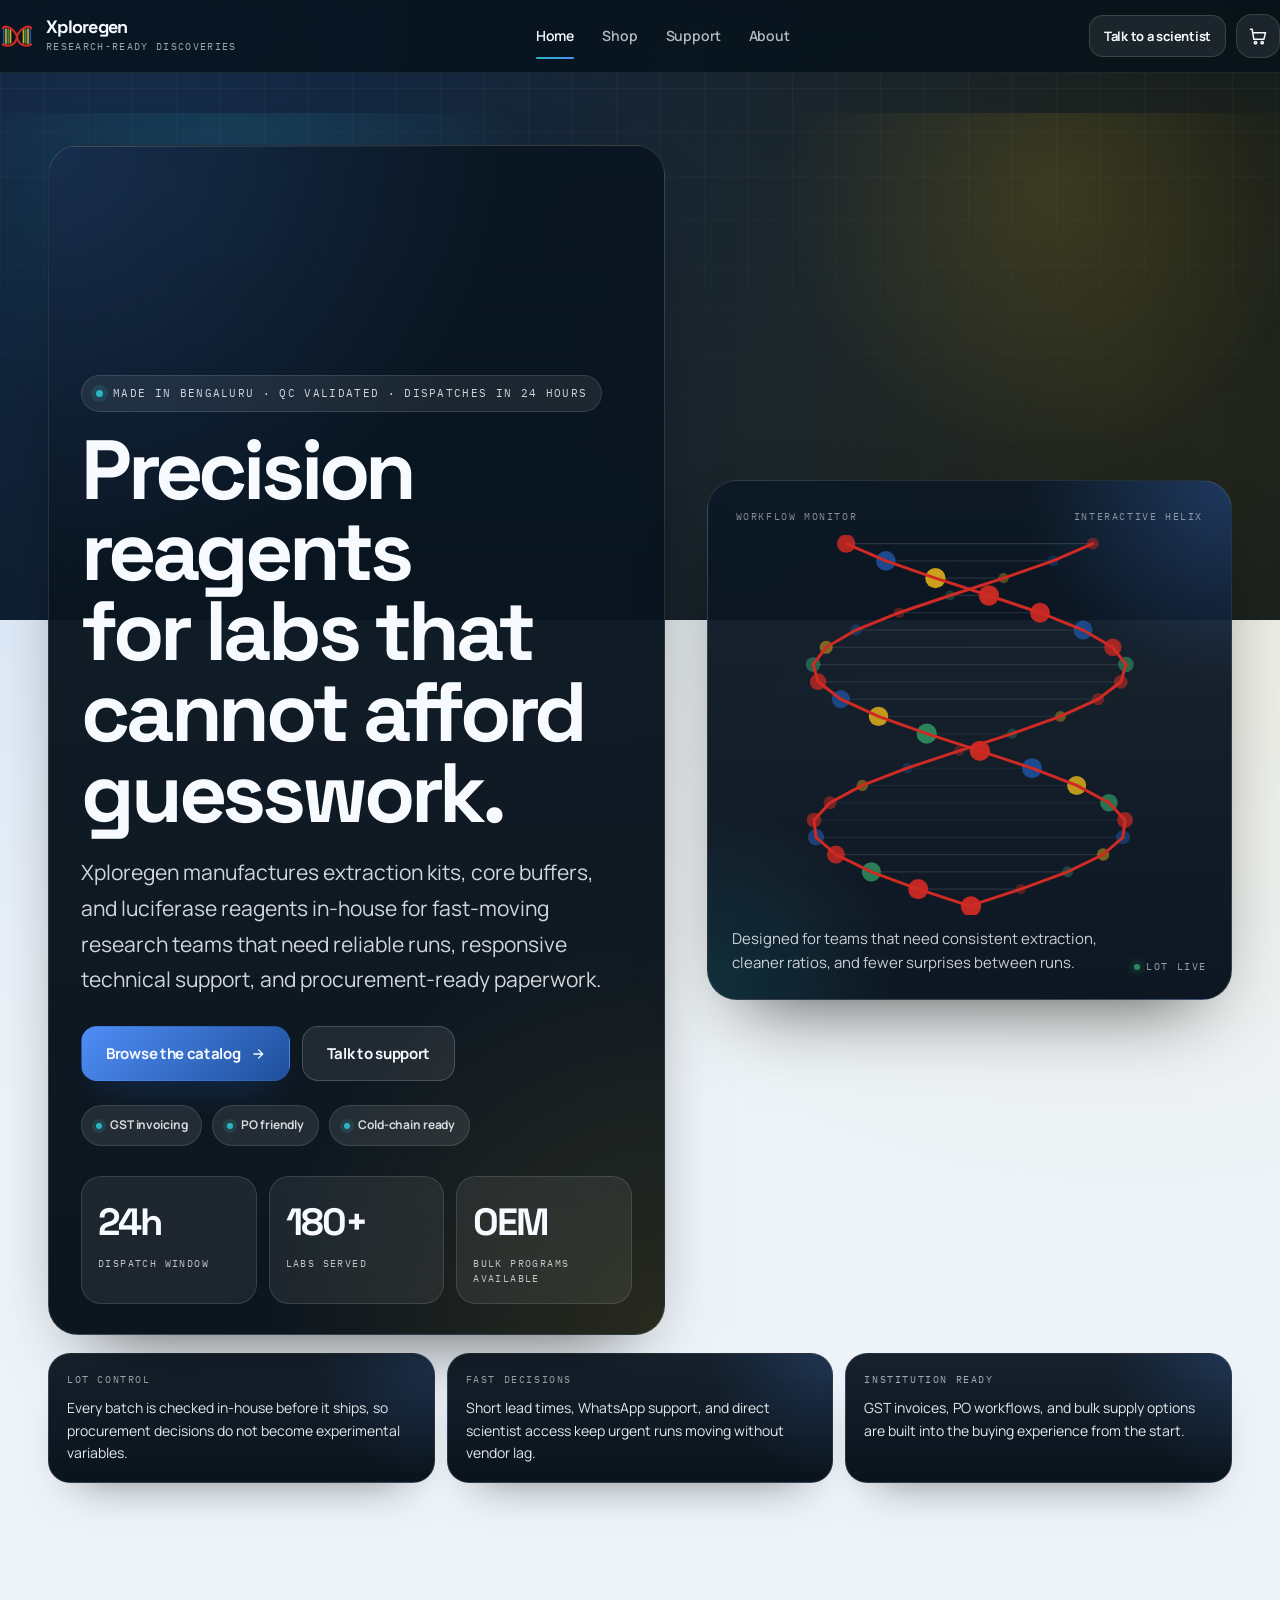
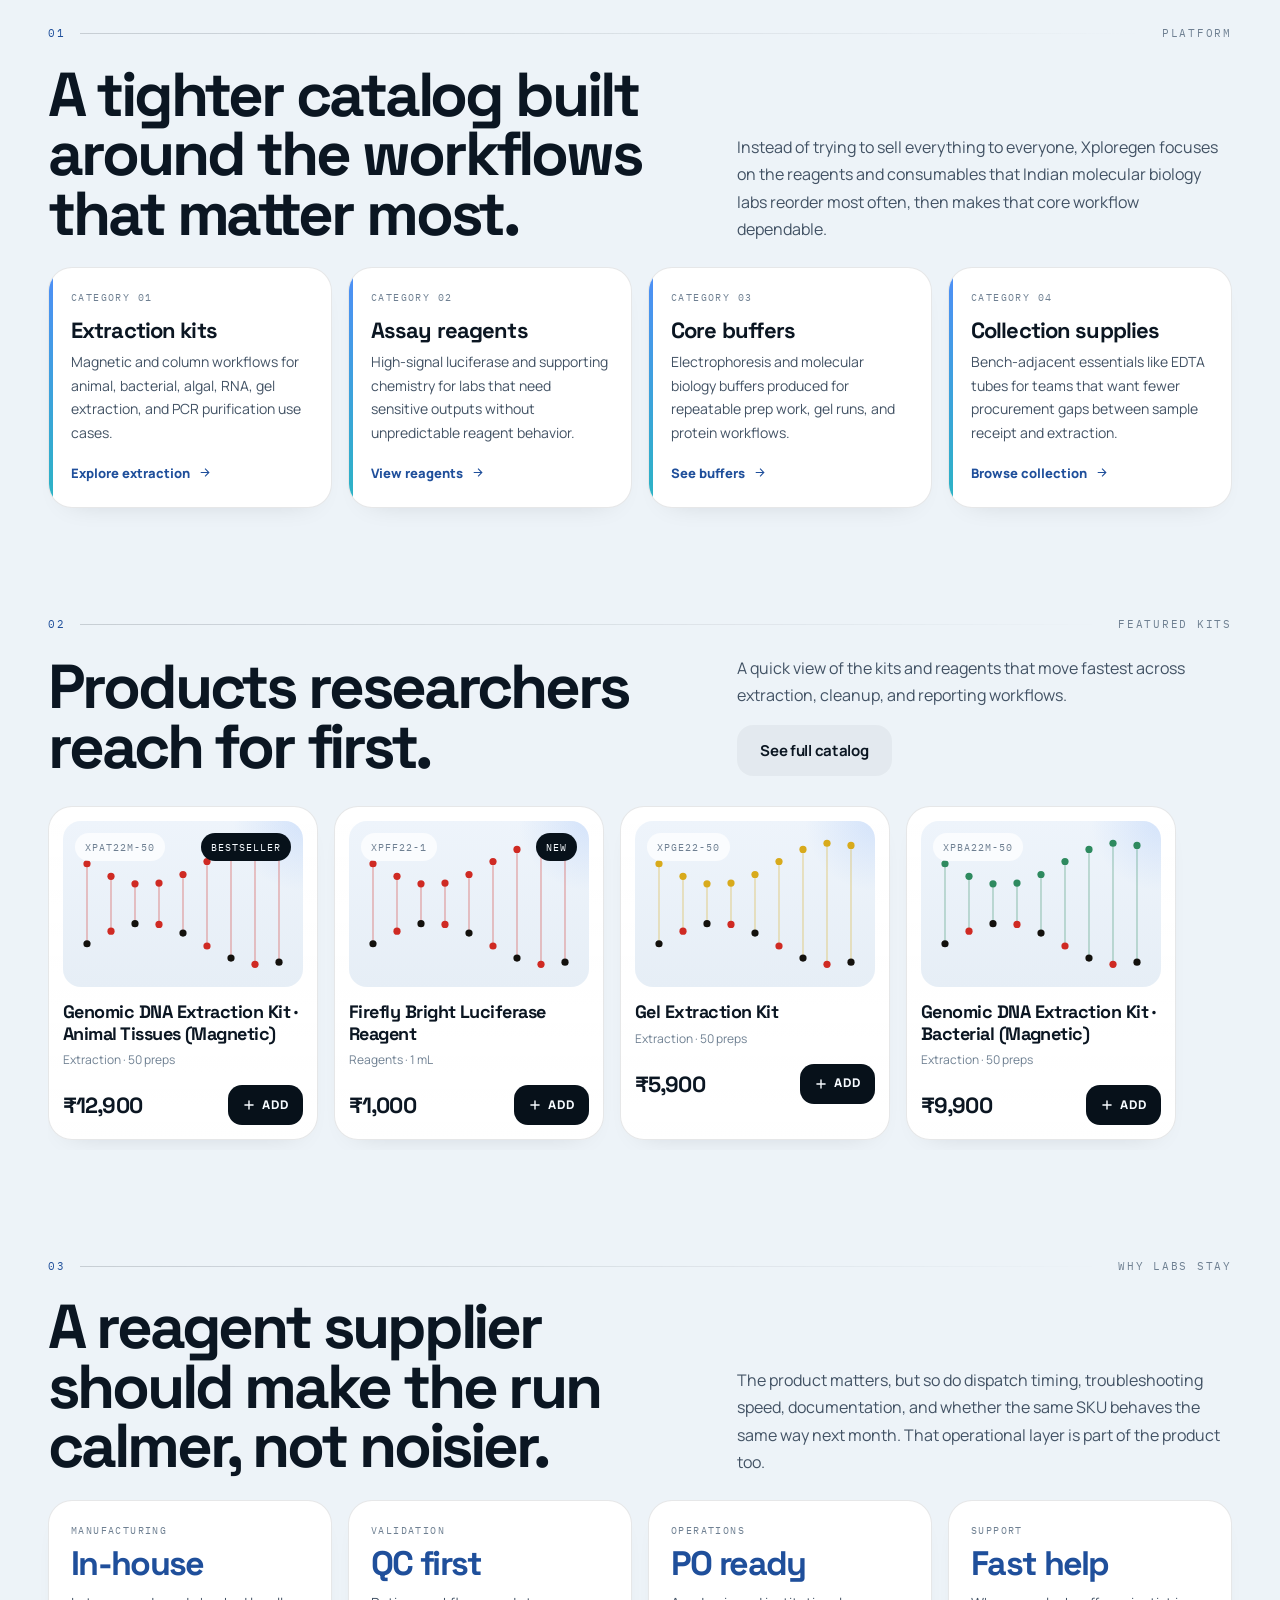
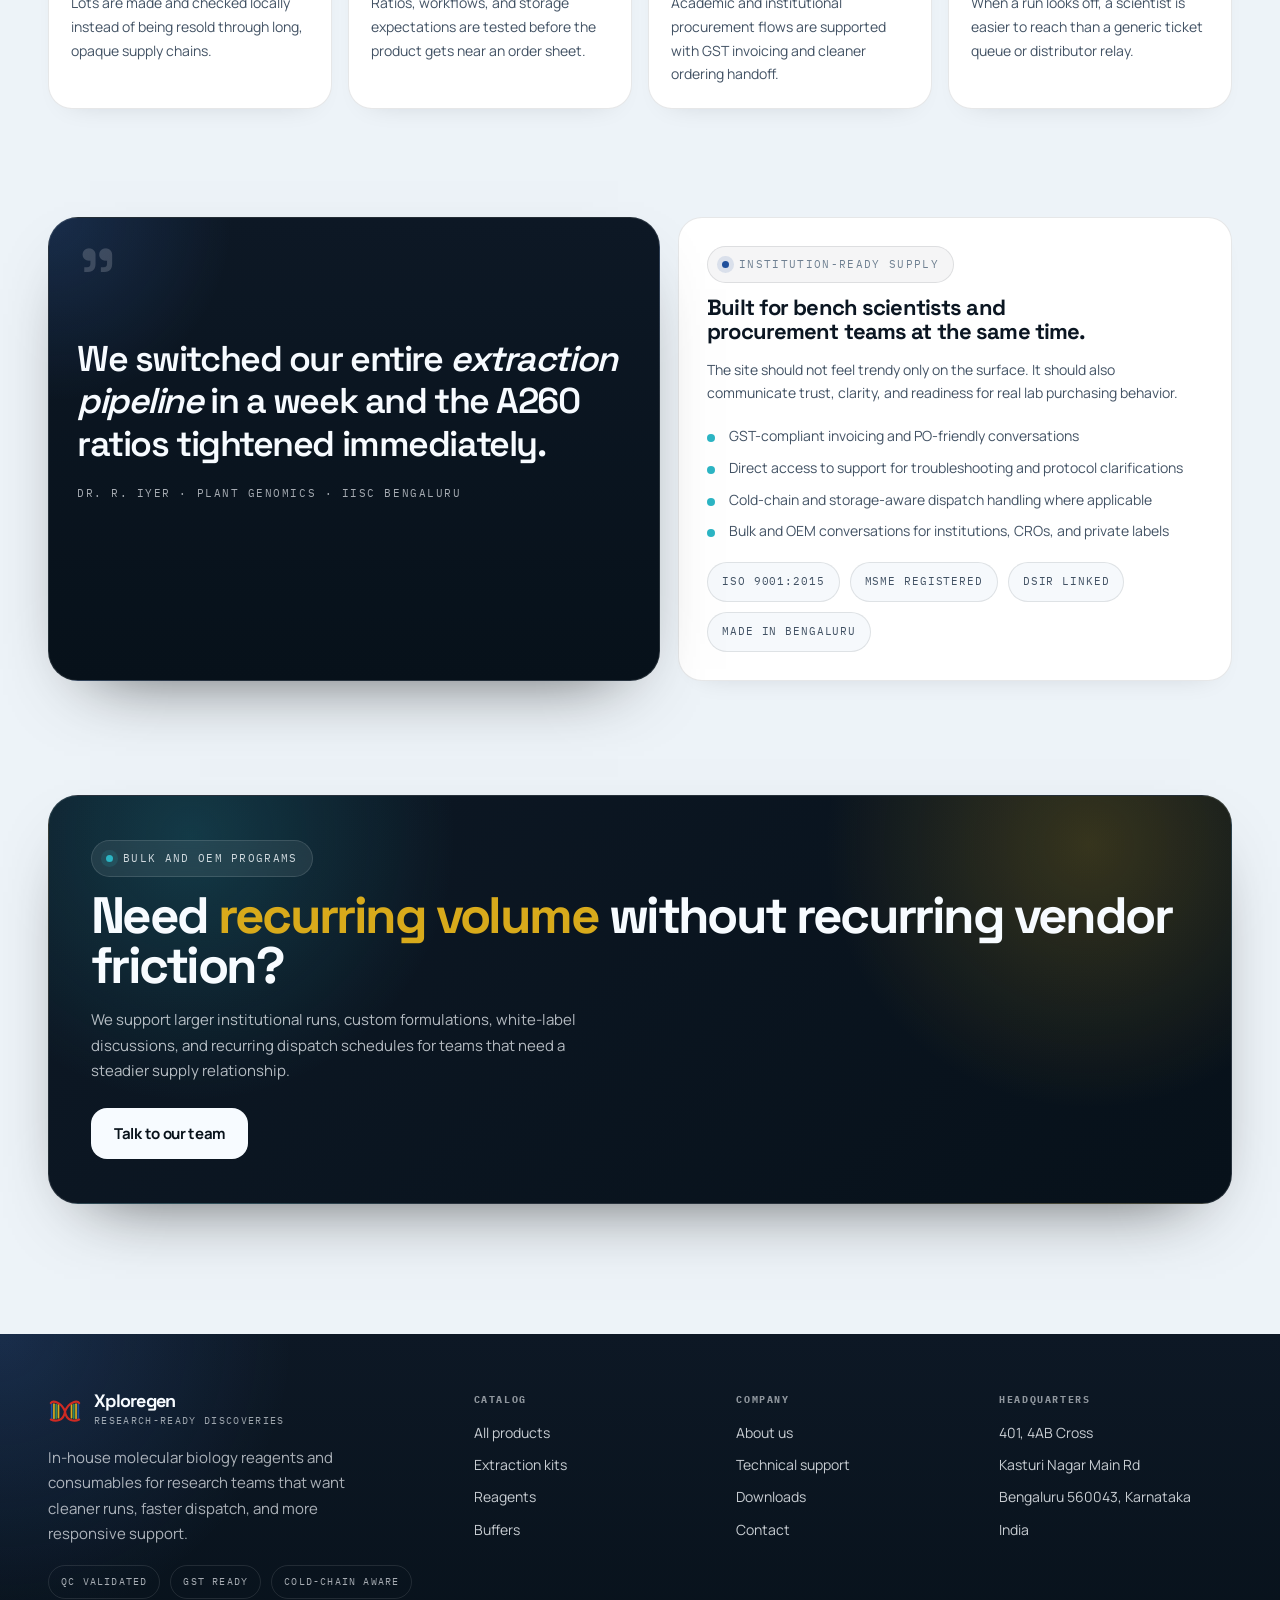
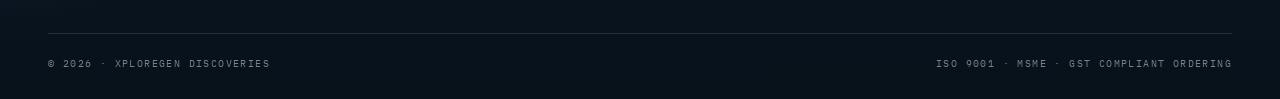
<file: index.html>
<!doctype html>
<html lang="en">
<head>
  <meta charset="utf-8" />
  <meta name="viewport" content="width=device-width, initial-scale=1" />
  <title>Xploregen Discoveries — Research-ready molecular biology reagents</title>
  <meta name="description" content="In-house molecular biology reagents, extraction kits, and buffers manufactured in Bengaluru for research teams that need reliable runs and responsive support." />
  <link rel="icon" href="assets/logo-favicon.png" />

  <link rel="preconnect" href="https://fonts.googleapis.com" />
  <link rel="preconnect" href="https://fonts.gstatic.com" crossorigin />
  <link href="https://fonts.googleapis.com/css2?family=IBM+Plex+Mono:wght@400;500;600&amp;family=Manrope:wght@400;500;600;700;800&amp;family=Space+Grotesk:wght@400;500;600;700&amp;display=swap" rel="stylesheet" />

  <link rel="stylesheet" href="styles.css" />
</head>
<body data-screen-label="Landing">

<header class="site-header">
  <div class="container wrap">
    <a class="brand" href="index.html" aria-label="Xploregen home">
      <span class="brand-logo" data-brand-mark></span>
      <span>
        <span class="brand-name">Xploregen</span>
        <span class="brand-tag">Research-ready discoveries</span>
      </span>
    </a>
    <nav class="site-nav">
      <a href="index.html" class="active">Home</a>
      <a href="shop.html">Shop</a>
      <a href="support.html">Support</a>
      <a href="about.html">About</a>
    </nav>
    <div class="header-actions">
      <a href="support.html" class="btn btn-header">Talk to a scientist</a>
      <a href="cart.html" class="icon-btn" aria-label="Cart">
        <svg width="20" height="20" viewBox="0 0 24 24" fill="none" stroke="currentColor" stroke-width="1.8" stroke-linecap="round" stroke-linejoin="round"><circle cx="9" cy="20" r="1.4"/><circle cx="17" cy="20" r="1.4"/><path d="M3 4h2l2 12h12l2-8H7"/></svg>
        <span class="badge" data-cart-badge>0</span>
      </a>
    </div>
  </div>
</header>

<nav class="mobile-bottom-nav" aria-label="Mobile navigation">
  <div class="mbn-inner">
    <a href="index.html" class="mbn-btn">
      <span class="mbn-icon"><svg width="22" height="22" viewBox="0 0 24 24" fill="none" stroke="currentColor" stroke-width="1.8" stroke-linecap="round" stroke-linejoin="round"><path d="M3 11l9-8 9 8"/><path d="M5 9v11h14V9"/></svg></span>
      <span class="mbn-label">Home</span>
    </a>
    <a href="shop.html" class="mbn-btn">
      <span class="mbn-icon"><svg width="22" height="22" viewBox="0 0 24 24" fill="none" stroke="currentColor" stroke-width="1.8" stroke-linecap="round" stroke-linejoin="round"><path d="M4 7h16l-1.5 12a2 2 0 01-2 1.7H7.5a2 2 0 01-2-1.7L4 7z"/><path d="M9 7V5a3 3 0 016 0v2"/></svg></span>
      <span class="mbn-label">Shop</span>
    </a>
    <a href="about.html" class="mbn-btn">
      <span class="mbn-icon"><svg width="22" height="22" viewBox="0 0 24 24" fill="none" stroke="currentColor" stroke-width="1.8" stroke-linecap="round" stroke-linejoin="round"><circle cx="12" cy="8" r="3.2"/><path d="M5 20c1-3.5 4-5.5 7-5.5s6 2 7 5.5"/></svg></span>
      <span class="mbn-label">About</span>
    </a>
    <a href="cart.html" class="mbn-btn">
      <span class="mbn-icon"><svg width="22" height="22" viewBox="0 0 24 24" fill="none" stroke="currentColor" stroke-width="1.8" stroke-linecap="round" stroke-linejoin="round"><circle cx="9" cy="20" r="1.4"/><circle cx="17" cy="20" r="1.4"/><path d="M3 4h2l2 12h12l2-8H7"/></svg></span>
      <span class="mbn-label">Cart</span>
      <span class="mbn-badge" data-cart-badge style="display:none">0</span>
    </a>
  </div>
</nav>

<main>
  <section class="hero">
    <div class="container">
      <div class="hero-grid">
        <div class="hero-copy">
          <div class="hero-mark" data-anim-logo="240" aria-hidden="true"></div>
          <span class="hero-eyebrow"><span class="dot"></span>Made in Bengaluru · QC validated · Dispatches in 24 hours</span>
          <h1 class="display">Precision reagents for labs that cannot afford guesswork.</h1>
          <p class="lead">
            Xploregen manufactures extraction kits, core buffers, and luciferase reagents in-house for fast-moving research teams that need reliable runs, responsive technical support, and procurement-ready paperwork.
          </p>

          <div class="hero-ctas">
            <a href="shop.html" class="btn btn-primary btn-lg">
              Browse the catalog
              <svg width="14" height="14" viewBox="0 0 24 24" fill="none" stroke="currentColor" stroke-width="2.2" stroke-linecap="round" stroke-linejoin="round"><path d="M5 12h14M13 5l7 7-7 7"/></svg>
            </a>
            <a href="support.html" class="btn btn-outline btn-lg">Talk to support</a>
          </div>

          <div class="hero-pills">
            <span class="pill">GST invoicing</span>
            <span class="pill">PO friendly</span>
            <span class="pill">Cold-chain ready</span>
          </div>

          <div class="hero-stats">
            <div>
              <div class="num">24h</div>
              <div class="label">dispatch window</div>
            </div>
            <div>
              <div class="num">180+</div>
              <div class="label">labs served</div>
            </div>
            <div>
              <div class="num">OEM</div>
              <div class="label">bulk programs available</div>
            </div>
          </div>
        </div>

        <div class="helix-card" aria-hidden="true">
          <div class="label-row">
            <span class="label">Workflow monitor</span>
            <span class="label">Interactive helix</span>
          </div>
          <canvas data-helix></canvas>
          <p class="quote">Designed for teams that need consistent extraction, cleaner ratios, and fewer surprises between runs.</p>
          <span class="live">Lot live</span>
        </div>
      </div>

      <div class="hero-strip">
        <div class="hero-strip-item">
          <div class="kicker">Lot control</div>
          <p>Every batch is checked in-house before it ships, so procurement decisions do not become experimental variables.</p>
        </div>
        <div class="hero-strip-item">
          <div class="kicker">Fast decisions</div>
          <p>Short lead times, WhatsApp support, and direct scientist access keep urgent runs moving without vendor lag.</p>
        </div>
        <div class="hero-strip-item">
          <div class="kicker">Institution ready</div>
          <p>GST invoices, PO workflows, and bulk supply options are built into the buying experience from the start.</p>
        </div>
      </div>
    </div>
  </section>

  <section class="section">
    <div class="container">
      <div class="section-rule">
        <span class="num">01</span><span class="line"></span><span class="label">Platform</span>
      </div>
      <div class="split-intro">
        <div>
          <h2 class="display">A tighter catalog built around the workflows that matter most.</h2>
        </div>
        <p class="body body-lg">
          Instead of trying to sell everything to everyone, Xploregen focuses on the reagents and consumables that Indian molecular biology labs reorder most often, then makes that core workflow dependable.
        </p>
      </div>

      <div class="capability-grid">
        <a class="capability-card" href="shop.html?cat=Extraction">
          <div class="kicker">Category 01</div>
          <h3>Extraction kits</h3>
          <p>Magnetic and column workflows for animal, bacterial, algal, RNA, gel extraction, and PCR purification use cases.</p>
          <span class="link">Explore extraction
            <svg width="13" height="13" viewBox="0 0 24 24" fill="none" stroke="currentColor" stroke-width="2"><path d="M5 12h14M13 5l7 7-7 7"/></svg>
          </span>
        </a>
        <a class="capability-card" href="shop.html?cat=Reagents">
          <div class="kicker">Category 02</div>
          <h3>Assay reagents</h3>
          <p>High-signal luciferase and supporting chemistry for labs that need sensitive outputs without unpredictable reagent behavior.</p>
          <span class="link">View reagents
            <svg width="13" height="13" viewBox="0 0 24 24" fill="none" stroke="currentColor" stroke-width="2"><path d="M5 12h14M13 5l7 7-7 7"/></svg>
          </span>
        </a>
        <a class="capability-card" href="shop.html?cat=Buffers">
          <div class="kicker">Category 03</div>
          <h3>Core buffers</h3>
          <p>Electrophoresis and molecular biology buffers produced for repeatable prep work, gel runs, and protein workflows.</p>
          <span class="link">See buffers
            <svg width="13" height="13" viewBox="0 0 24 24" fill="none" stroke="currentColor" stroke-width="2"><path d="M5 12h14M13 5l7 7-7 7"/></svg>
          </span>
        </a>
        <a class="capability-card" href="shop.html?cat=Collection">
          <div class="kicker">Category 04</div>
          <h3>Collection supplies</h3>
          <p>Bench-adjacent essentials like EDTA tubes for teams that want fewer procurement gaps between sample receipt and extraction.</p>
          <span class="link">Browse collection
            <svg width="13" height="13" viewBox="0 0 24 24" fill="none" stroke="currentColor" stroke-width="2"><path d="M5 12h14M13 5l7 7-7 7"/></svg>
          </span>
        </a>
      </div>
    </div>
  </section>

  <section class="section">
    <div class="container">
      <div class="section-rule">
        <span class="num">02</span><span class="line"></span><span class="label">Featured kits</span>
      </div>
      <div class="split-intro">
        <div>
          <h2 class="display">Products researchers reach for first.</h2>
        </div>
        <div>
          <p class="body body-lg">A quick view of the kits and reagents that move fastest across extraction, cleanup, and reporting workflows.</p>
          <div style="margin-top:16px">
            <a href="shop.html" class="btn btn-ghost">See full catalog</a>
          </div>
        </div>
      </div>

      <div class="product-row no-scrollbar" id="featured-row"></div>
    </div>
  </section>

  <section class="section">
    <div class="container">
      <div class="section-rule">
        <span class="num">03</span><span class="line"></span><span class="label">Why labs stay</span>
      </div>
      <div class="split-intro">
        <div>
          <h2 class="display">A reagent supplier should make the run calmer, not noisier.</h2>
        </div>
        <p class="body body-lg">
          The product matters, but so do dispatch timing, troubleshooting speed, documentation, and whether the same SKU behaves the same way next month. That operational layer is part of the product too.
        </p>
      </div>

      <div class="proof-grid">
        <div class="proof-card">
          <div class="kicker">Manufacturing</div>
          <div class="metric">In-house</div>
          <p>Lots are made and checked locally instead of being resold through long, opaque supply chains.</p>
        </div>
        <div class="proof-card">
          <div class="kicker">Validation</div>
          <div class="metric">QC first</div>
          <p>Ratios, workflows, and storage expectations are tested before the product gets near an order sheet.</p>
        </div>
        <div class="proof-card">
          <div class="kicker">Operations</div>
          <div class="metric">PO ready</div>
          <p>Academic and institutional procurement flows are supported with GST invoicing and cleaner ordering handoff.</p>
        </div>
        <div class="proof-card">
          <div class="kicker">Support</div>
          <div class="metric">Fast help</div>
          <p>When a run looks off, a scientist is easier to reach than a generic ticket queue or distributor relay.</p>
        </div>
      </div>
    </div>
  </section>

  <section class="section">
    <div class="container">
      <div class="story-grid">
        <figure class="pullquote">
          <span class="openq">"</span>
          <blockquote>
            We switched our entire <em>extraction pipeline</em> in a week and the A260 ratios tightened immediately.
          </blockquote>
          <cite>Dr. R. Iyer · Plant Genomics · IISc Bengaluru</cite>
        </figure>

        <div class="trust-panel">
          <span class="eyebrow"><span class="dot"></span>Institution-ready supply</span>
          <h3 class="display">Built for bench scientists and procurement teams at the same time.</h3>
          <p class="body body-lg" style="margin-top:14px">The site should not feel trendy only on the surface. It should also communicate trust, clarity, and readiness for real lab purchasing behavior.</p>
          <ul class="list-check">
            <li>GST-compliant invoicing and PO-friendly conversations</li>
            <li>Direct access to support for troubleshooting and protocol clarifications</li>
            <li>Cold-chain and storage-aware dispatch handling where applicable</li>
            <li>Bulk and OEM conversations for institutions, CROs, and private labels</li>
          </ul>
          <div class="cert-row">
            <span class="cert">ISO 9001:2015</span>
            <span class="cert">MSME Registered</span>
            <span class="cert">DSIR Linked</span>
            <span class="cert">Made in Bengaluru</span>
          </div>
        </div>
      </div>
    </div>
  </section>

  <section class="section">
    <div class="container">
      <div class="bulk-cta">
        <span class="eyebrow"><span class="dot"></span>Bulk and OEM programs</span>
        <h2>Need <em>recurring volume</em> without recurring vendor friction?</h2>
        <p>
          We support larger institutional runs, custom formulations, white-label discussions, and recurring dispatch schedules for teams that need a steadier supply relationship.
        </p>
        <a href="about.html#contact" class="btn">Talk to our team</a>
      </div>
    </div>
  </section>
</main>

<footer class="site-footer">
  <div class="container">
    <div class="footer-grid">
      <div class="footer-brand">
        <a class="brand" href="index.html">
          <span class="brand-logo" data-brand-mark></span>
          <span>
            <span class="brand-name">Xploregen</span>
            <span class="brand-tag">Research-ready discoveries</span>
          </span>
        </a>
        <p>In-house molecular biology reagents and consumables for research teams that want cleaner runs, faster dispatch, and more responsive support.</p>
        <div class="footer-badges">
          <span>QC validated</span>
          <span>GST ready</span>
          <span>Cold-chain aware</span>
        </div>
      </div>

      <div>
        <h4>Catalog</h4>
        <ul>
          <li><a href="shop.html">All products</a></li>
          <li><a href="shop.html?cat=Extraction">Extraction kits</a></li>
          <li><a href="shop.html?cat=Reagents">Reagents</a></li>
          <li><a href="shop.html?cat=Buffers">Buffers</a></li>
        </ul>
      </div>

      <div>
        <h4>Company</h4>
        <ul>
          <li><a href="about.html">About us</a></li>
          <li><a href="support.html">Technical support</a></li>
          <li><a href="downloads.html">Downloads</a></li>
          <li><a href="about.html#contact">Contact</a></li>
        </ul>
      </div>

      <div>
        <h4>Headquarters</h4>
        <ul>
          <li>401, 4AB Cross</li>
          <li>Kasturi Nagar Main Rd</li>
          <li>Bengaluru 560043, Karnataka</li>
          <li>India</li>
        </ul>
      </div>
    </div>

    <div class="footer-foot">
      <span>© 2026 · Xploregen Discoveries</span>
      <span>ISO 9001 · MSME · GST compliant ordering</span>
    </div>
  </div>
</footer>

<script src="data.js"></script>
<script src="script.js"></script>
<script>
  document.addEventListener('DOMContentLoaded', () => {
    const row = document.getElementById('featured-row');
    if (!row) return;
    const list = window.XG_FEATURED_IDS.map((id) => window.XG_PRODUCTS.find((p) => p.id === id)).filter(Boolean);
    row.innerHTML = list.map((p) => `
      <a class="product-card" href="product.html?id=${p.id}">
        <div class="product-visual">
          ${window.XG_productVisual(p)}
          <span class="sku">${p.sku}</span>
          ${p.tag ? `<span class="tag">${p.tag}</span>` : ''}
        </div>
        <div class="name">${p.name}</div>
        <div class="meta">${p.cat} · ${p.prep}</div>
        <div class="row">
          <span class="price">${window.XG_FMT_INR(p.price)}</span>
          <button class="add" data-add-to-cart="${p.id}">
            <svg width="14" height="14" viewBox="0 0 24 24" fill="none" stroke="currentColor" stroke-width="2.4" stroke-linecap="round"><path d="M12 5v14M5 12h14"/></svg>
            Add
          </button>
        </div>
      </a>
    `).join('');
    row.querySelectorAll('[data-add-to-cart]').forEach((b) => {
      b.addEventListener('click', (e) => {
        e.preventDefault();
        e.stopPropagation();
        window.XG_CART.add(b.dataset.addToCart, 1);
      });
    });
  });
</script>
</body>
</html>
</file>
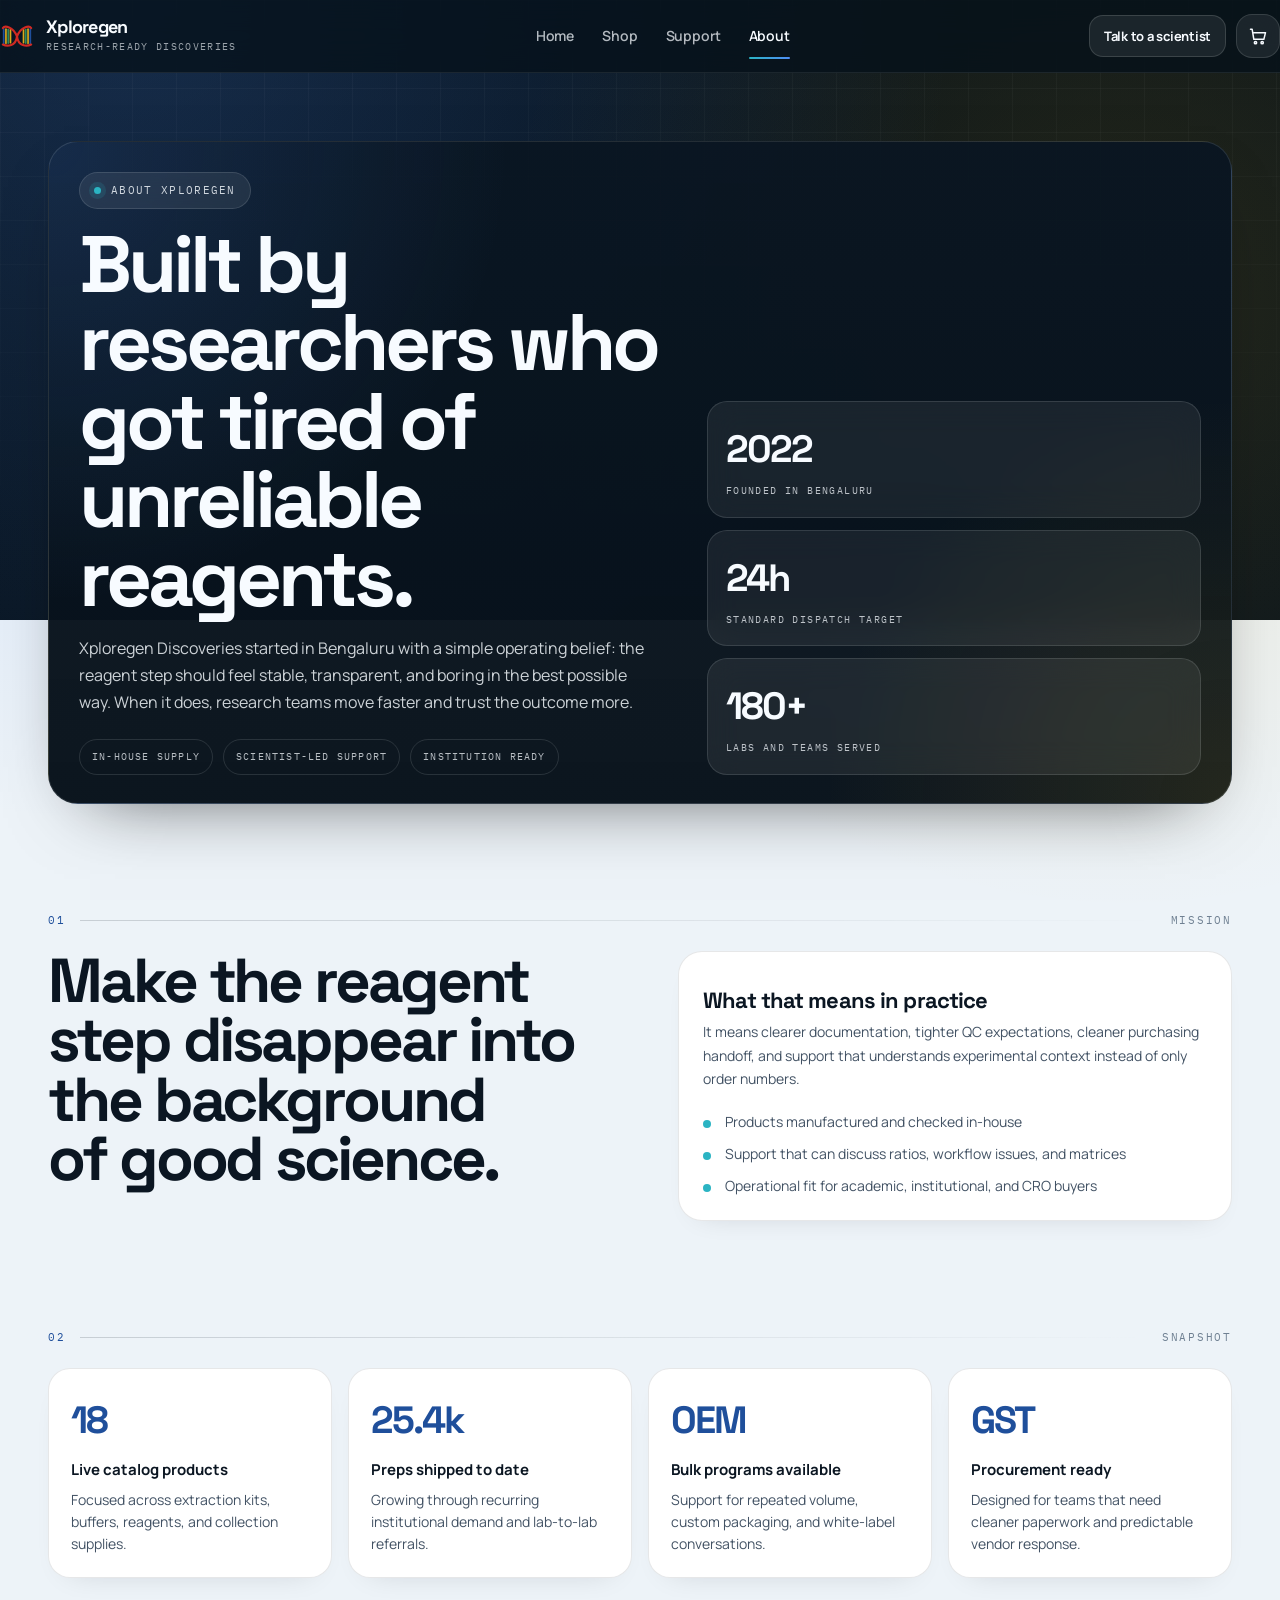
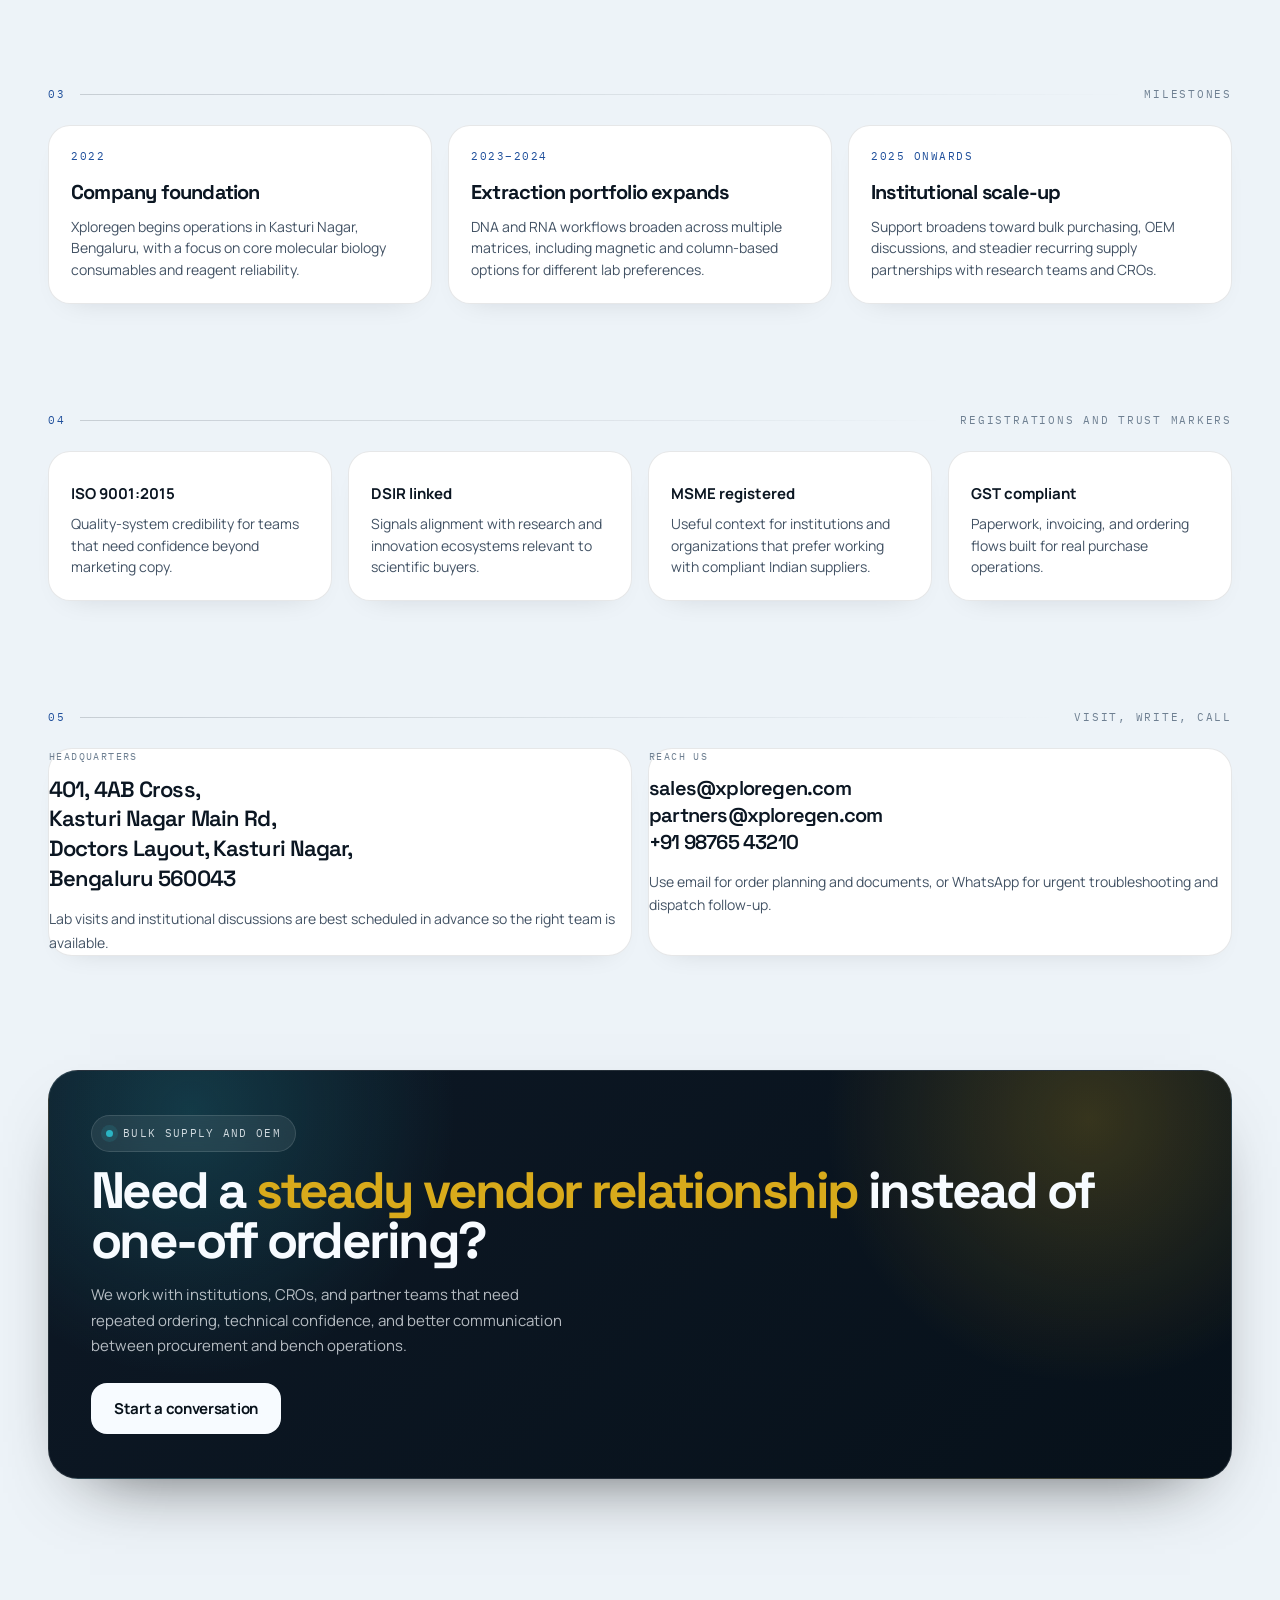
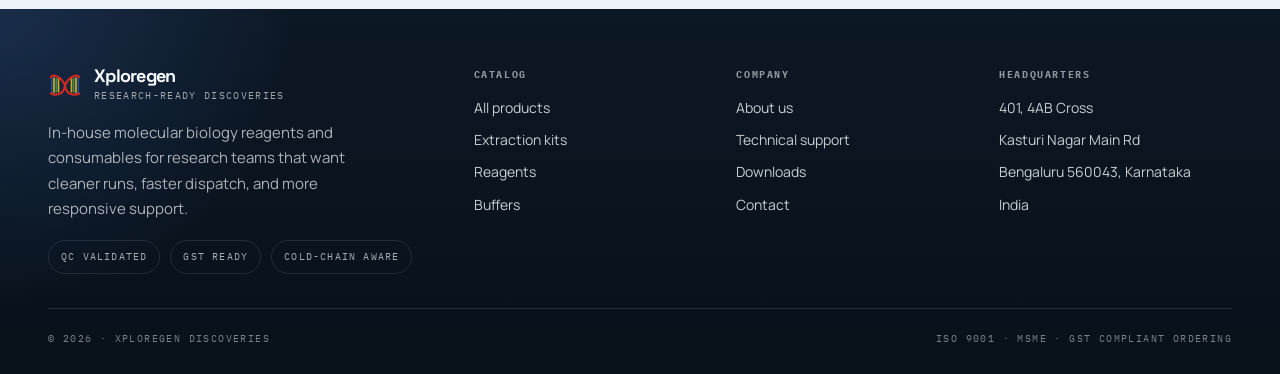
<file: about.html>
<!doctype html>
<html lang="en">
<head>
  <meta charset="utf-8" />
  <meta name="viewport" content="width=device-width, initial-scale=1" />
  <title>About — Xploregen Discoveries</title>
  <meta name="description" content="Learn about Xploregen Discoveries, a Bengaluru-based molecular biology company focused on reliable reagents, responsive support, and institution-ready supply." />
  <link rel="icon" href="assets/logo-favicon.png" />

  <link rel="preconnect" href="https://fonts.googleapis.com" />
  <link rel="preconnect" href="https://fonts.gstatic.com" crossorigin />
  <link href="https://fonts.googleapis.com/css2?family=IBM+Plex+Mono:wght@400;500;600&amp;family=Manrope:wght@400;500;600;700;800&amp;family=Space+Grotesk:wght@400;500;600;700&amp;display=swap" rel="stylesheet" />

  <link rel="stylesheet" href="styles.css" />
</head>
<body data-screen-label="About">

<header class="site-header">
  <div class="container wrap">
    <a class="brand" href="index.html" aria-label="Xploregen home">
      <span class="brand-logo" data-brand-mark></span>
      <span>
        <span class="brand-name">Xploregen</span>
        <span class="brand-tag">Research-ready discoveries</span>
      </span>
    </a>
    <nav class="site-nav">
      <a href="index.html">Home</a>
      <a href="shop.html">Shop</a>
      <a href="support.html">Support</a>
      <a href="about.html" class="active">About</a>
    </nav>
    <div class="header-actions">
      <a href="support.html" class="btn btn-header">Talk to a scientist</a>
      <a href="cart.html" class="icon-btn" aria-label="Cart">
        <svg width="20" height="20" viewBox="0 0 24 24" fill="none" stroke="currentColor" stroke-width="1.8" stroke-linecap="round" stroke-linejoin="round"><circle cx="9" cy="20" r="1.4"/><circle cx="17" cy="20" r="1.4"/><path d="M3 4h2l2 12h12l2-8H7"/></svg>
        <span class="badge" data-cart-badge>0</span>
      </a>
    </div>
  </div>
</header>

<nav class="mobile-bottom-nav" aria-label="Mobile navigation">
  <div class="mbn-inner">
    <a href="index.html" class="mbn-btn">
      <span class="mbn-icon"><svg width="22" height="22" viewBox="0 0 24 24" fill="none" stroke="currentColor" stroke-width="1.8" stroke-linecap="round" stroke-linejoin="round"><path d="M3 11l9-8 9 8"/><path d="M5 9v11h14V9"/></svg></span>
      <span class="mbn-label">Home</span>
    </a>
    <a href="shop.html" class="mbn-btn">
      <span class="mbn-icon"><svg width="22" height="22" viewBox="0 0 24 24" fill="none" stroke="currentColor" stroke-width="1.8" stroke-linecap="round" stroke-linejoin="round"><path d="M4 7h16l-1.5 12a2 2 0 01-2 1.7H7.5a2 2 0 01-2-1.7L4 7z"/><path d="M9 7V5a3 3 0 016 0v2"/></svg></span>
      <span class="mbn-label">Shop</span>
    </a>
    <a href="about.html" class="mbn-btn">
      <span class="mbn-icon"><svg width="22" height="22" viewBox="0 0 24 24" fill="none" stroke="currentColor" stroke-width="1.8" stroke-linecap="round" stroke-linejoin="round"><circle cx="12" cy="8" r="3.2"/><path d="M5 20c1-3.5 4-5.5 7-5.5s6 2 7 5.5"/></svg></span>
      <span class="mbn-label">About</span>
    </a>
    <a href="cart.html" class="mbn-btn">
      <span class="mbn-icon"><svg width="22" height="22" viewBox="0 0 24 24" fill="none" stroke="currentColor" stroke-width="1.8" stroke-linecap="round" stroke-linejoin="round"><circle cx="9" cy="20" r="1.4"/><circle cx="17" cy="20" r="1.4"/><path d="M3 4h2l2 12h12l2-8H7"/></svg></span>
      <span class="mbn-label">Cart</span>
      <span class="mbn-badge" data-cart-badge style="display:none">0</span>
    </a>
  </div>
</nav>

<main>
  <section class="page-hero">
    <div class="container">
      <div class="page-hero-grid">
        <div>
          <span class="eyebrow"><span class="dot"></span>About Xploregen</span>
          <h1>Built by researchers who got tired of unreliable reagents.</h1>
          <p>
            Xploregen Discoveries started in Bengaluru with a simple operating belief: the reagent step should feel stable, transparent, and boring in the best possible way. When it does, research teams move faster and trust the outcome more.
          </p>
          <div class="page-kpis">
            <span>In-house supply</span>
            <span>Scientist-led support</span>
            <span>Institution ready</span>
          </div>
        </div>

        <div class="page-stat-list">
          <div class="mini-stat">
            <div class="num">2022</div>
            <div class="label">Founded in Bengaluru</div>
          </div>
          <div class="mini-stat">
            <div class="num">24h</div>
            <div class="label">standard dispatch target</div>
          </div>
          <div class="mini-stat">
            <div class="num">180+</div>
            <div class="label">labs and teams served</div>
          </div>
        </div>
      </div>
    </div>
  </section>

  <section class="section">
    <div class="container">
      <div class="section-rule">
        <span class="num">01</span><span class="line"></span><span class="label">Mission</span>
      </div>
      <div class="mission-grid">
        <div>
          <h2 class="display">Make the reagent step disappear into the background of good science.</h2>
        </div>
        <div class="panel-card">
          <h3>What that means in practice</h3>
          <p>It means clearer documentation, tighter QC expectations, cleaner purchasing handoff, and support that understands experimental context instead of only order numbers.</p>
          <ul class="list-check">
            <li>Products manufactured and checked in-house</li>
            <li>Support that can discuss ratios, workflow issues, and matrices</li>
            <li>Operational fit for academic, institutional, and CRO buyers</li>
          </ul>
        </div>
      </div>
    </div>
  </section>

  <section class="section">
    <div class="container">
      <div class="section-rule">
        <span class="num">02</span><span class="line"></span><span class="label">Snapshot</span>
      </div>
      <div class="about-metric-grid">
        <div class="metric-card">
          <div class="num">18</div>
          <div class="label">Live catalog products</div>
          <p>Focused across extraction kits, buffers, reagents, and collection supplies.</p>
        </div>
        <div class="metric-card">
          <div class="num">25.4k</div>
          <div class="label">Preps shipped to date</div>
          <p>Growing through recurring institutional demand and lab-to-lab referrals.</p>
        </div>
        <div class="metric-card">
          <div class="num">OEM</div>
          <div class="label">Bulk programs available</div>
          <p>Support for repeated volume, custom packaging, and white-label conversations.</p>
        </div>
        <div class="metric-card">
          <div class="num">GST</div>
          <div class="label">Procurement ready</div>
          <p>Designed for teams that need cleaner paperwork and predictable vendor response.</p>
        </div>
      </div>
    </div>
  </section>

  <section class="section">
    <div class="container">
      <div class="section-rule">
        <span class="num">03</span><span class="line"></span><span class="label">Milestones</span>
      </div>
      <div class="timeline-grid">
        <div class="timeline-item">
          <div class="year">2022</div>
          <h4>Company foundation</h4>
          <p>Xploregen begins operations in Kasturi Nagar, Bengaluru, with a focus on core molecular biology consumables and reagent reliability.</p>
        </div>
        <div class="timeline-item">
          <div class="year">2023–2024</div>
          <h4>Extraction portfolio expands</h4>
          <p>DNA and RNA workflows broaden across multiple matrices, including magnetic and column-based options for different lab preferences.</p>
        </div>
        <div class="timeline-item">
          <div class="year">2025 onwards</div>
          <h4>Institutional scale-up</h4>
          <p>Support broadens toward bulk purchasing, OEM discussions, and steadier recurring supply partnerships with research teams and CROs.</p>
        </div>
      </div>
    </div>
  </section>

  <section class="section">
    <div class="container">
      <div class="section-rule">
        <span class="num">04</span><span class="line"></span><span class="label">Registrations and trust markers</span>
      </div>
      <div class="cert-grid">
        <div class="cert-card">
          <div class="label">ISO 9001:2015</div>
          <p>Quality-system credibility for teams that need confidence beyond marketing copy.</p>
        </div>
        <div class="cert-card">
          <div class="label">DSIR linked</div>
          <p>Signals alignment with research and innovation ecosystems relevant to scientific buyers.</p>
        </div>
        <div class="cert-card">
          <div class="label">MSME registered</div>
          <p>Useful context for institutions and organizations that prefer working with compliant Indian suppliers.</p>
        </div>
        <div class="cert-card">
          <div class="label">GST compliant</div>
          <p>Paperwork, invoicing, and ordering flows built for real purchase operations.</p>
        </div>
      </div>
    </div>
  </section>

  <section class="section" id="contact">
    <div class="container">
      <div class="section-rule">
        <span class="num">05</span><span class="line"></span><span class="label">Visit, write, call</span>
      </div>
      <div class="contact-grid">
        <div class="address-card">
          <div class="label">Headquarters</div>
          <div class="addr">
            401, 4AB Cross,<br/>
            Kasturi Nagar Main Rd,<br/>
            Doctors Layout, Kasturi Nagar,<br/>
            Bengaluru 560043
          </div>
          <p style="margin-top:14px">Lab visits and institutional discussions are best scheduled in advance so the right team is available.</p>
        </div>

        <div class="address-card">
          <div class="label">Reach us</div>
          <div class="addr" style="font-size:20px">
            sales@xploregen.com<br/>
            partners@xploregen.com<br/>
            +91 98765 43210
          </div>
          <p style="margin-top:14px">Use email for order planning and documents, or WhatsApp for urgent troubleshooting and dispatch follow-up.</p>
        </div>
      </div>
    </div>
  </section>

  <section class="section">
    <div class="container">
      <div class="bulk-cta">
        <span class="eyebrow"><span class="dot"></span>Bulk supply and OEM</span>
        <h2>Need a <em>steady vendor relationship</em> instead of one-off ordering?</h2>
        <p>
          We work with institutions, CROs, and partner teams that need repeated ordering, technical confidence, and better communication between procurement and bench operations.
        </p>
        <a href="mailto:partners@xploregen.com" class="btn">Start a conversation</a>
      </div>
    </div>
  </section>
</main>

<footer class="site-footer">
  <div class="container">
    <div class="footer-grid">
      <div class="footer-brand">
        <a class="brand" href="index.html">
          <span class="brand-logo" data-brand-mark></span>
          <span>
            <span class="brand-name">Xploregen</span>
            <span class="brand-tag">Research-ready discoveries</span>
          </span>
        </a>
        <p>In-house molecular biology reagents and consumables for research teams that want cleaner runs, faster dispatch, and more responsive support.</p>
        <div class="footer-badges">
          <span>QC validated</span>
          <span>GST ready</span>
          <span>Cold-chain aware</span>
        </div>
      </div>

      <div>
        <h4>Catalog</h4>
        <ul>
          <li><a href="shop.html">All products</a></li>
          <li><a href="shop.html?cat=Extraction">Extraction kits</a></li>
          <li><a href="shop.html?cat=Reagents">Reagents</a></li>
          <li><a href="shop.html?cat=Buffers">Buffers</a></li>
        </ul>
      </div>

      <div>
        <h4>Company</h4>
        <ul>
          <li><a href="about.html">About us</a></li>
          <li><a href="support.html">Technical support</a></li>
          <li><a href="downloads.html">Downloads</a></li>
          <li><a href="about.html#contact">Contact</a></li>
        </ul>
      </div>

      <div>
        <h4>Headquarters</h4>
        <ul>
          <li>401, 4AB Cross</li>
          <li>Kasturi Nagar Main Rd</li>
          <li>Bengaluru 560043, Karnataka</li>
          <li>India</li>
        </ul>
      </div>
    </div>

    <div class="footer-foot">
      <span>© 2026 · Xploregen Discoveries</span>
      <span>ISO 9001 · MSME · GST compliant ordering</span>
    </div>
  </div>
</footer>

<script src="data.js"></script>
<script src="script.js"></script>
</body>
</html>
</file>
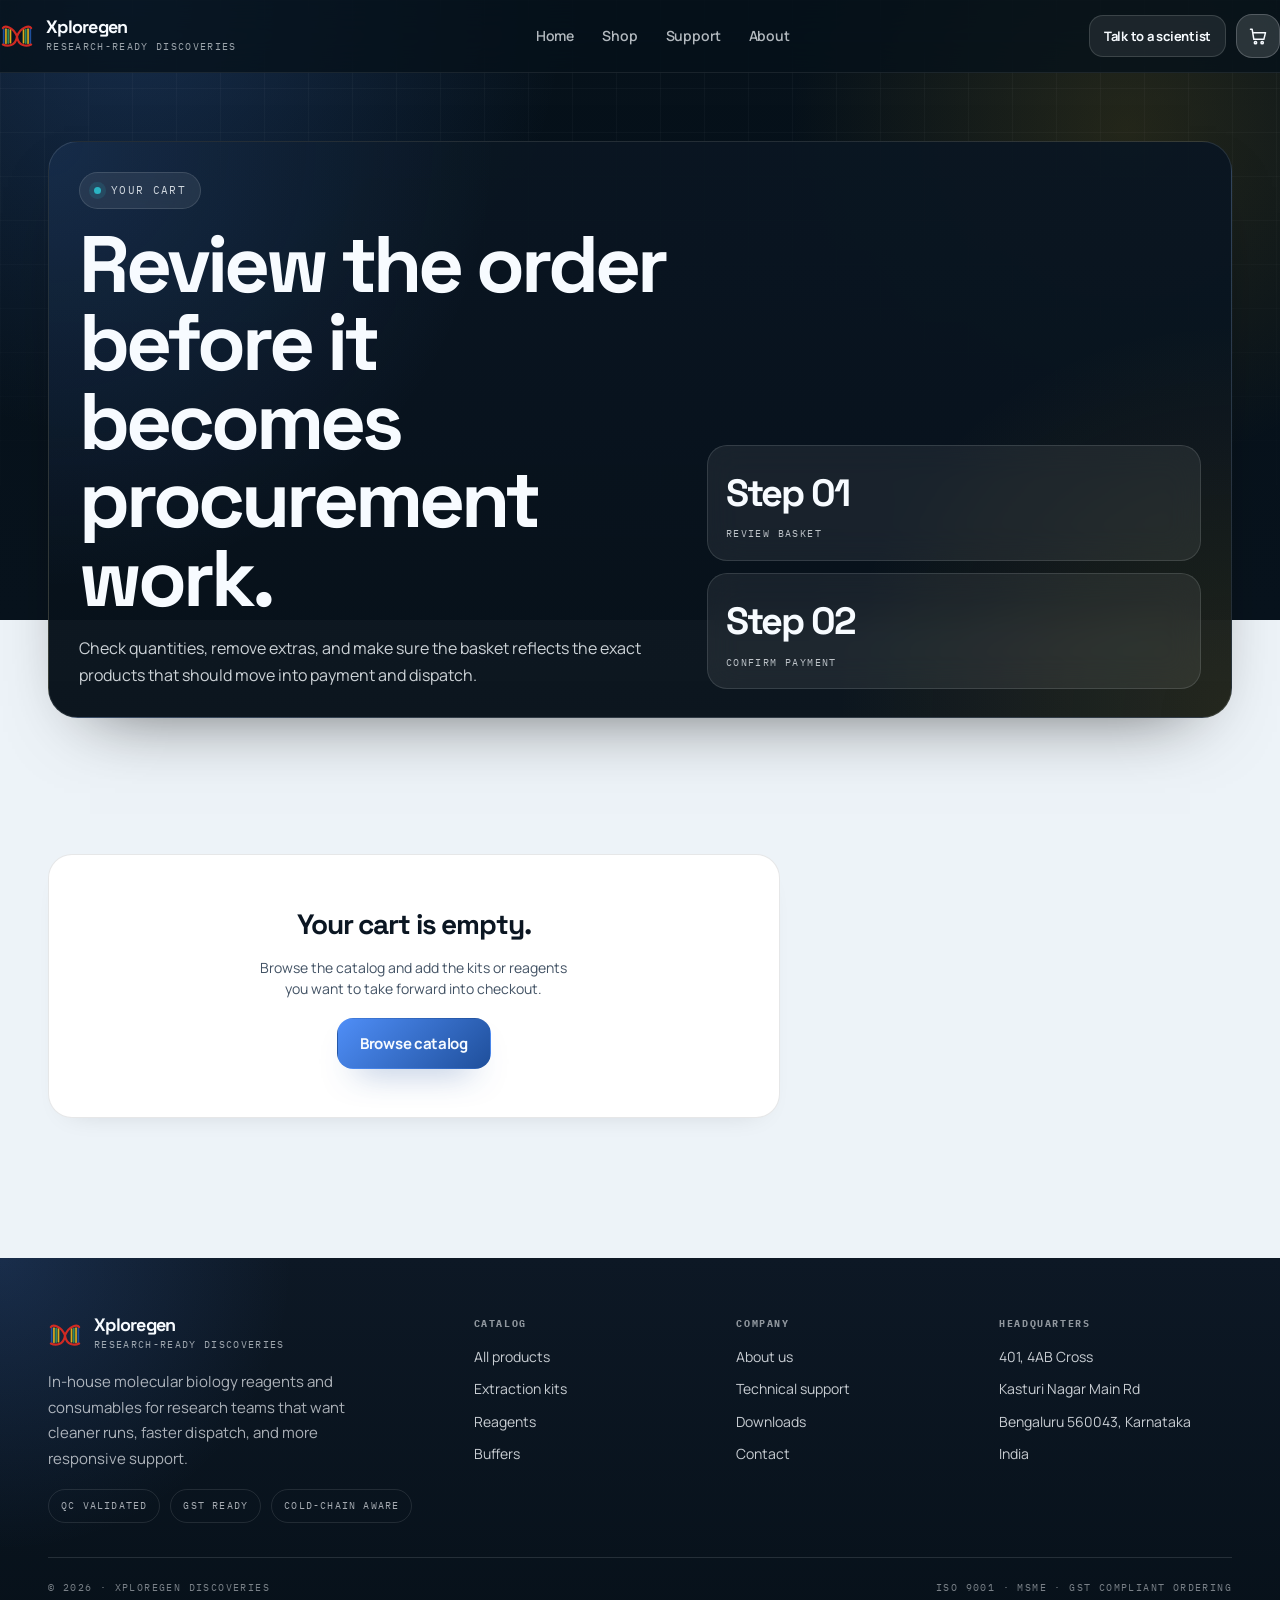
<file: cart.html>
<!doctype html>
<html lang="en">
<head>
  <meta charset="utf-8" />
  <meta name="viewport" content="width=device-width, initial-scale=1" />
  <title>Cart — Xploregen Discoveries</title>
  <meta name="description" content="Review your selected Xploregen products before checkout." />
  <link rel="icon" href="assets/logo-favicon.png" />

  <link rel="preconnect" href="https://fonts.googleapis.com" />
  <link rel="preconnect" href="https://fonts.gstatic.com" crossorigin />
  <link href="https://fonts.googleapis.com/css2?family=IBM+Plex+Mono:wght@400;500;600&amp;family=Manrope:wght@400;500;600;700;800&amp;family=Space+Grotesk:wght@400;500;600;700&amp;display=swap" rel="stylesheet" />

  <link rel="stylesheet" href="styles.css" />
</head>
<body data-screen-label="Cart">

<header class="site-header">
  <div class="container wrap">
    <a class="brand" href="index.html" aria-label="Xploregen home">
      <span class="brand-logo" data-brand-mark></span>
      <span>
        <span class="brand-name">Xploregen</span>
        <span class="brand-tag">Research-ready discoveries</span>
      </span>
    </a>
    <nav class="site-nav">
      <a href="index.html">Home</a>
      <a href="shop.html">Shop</a>
      <a href="support.html">Support</a>
      <a href="about.html">About</a>
    </nav>
    <div class="header-actions">
      <a href="support.html" class="btn btn-header">Talk to a scientist</a>
      <a href="cart.html" class="icon-btn active" aria-label="Cart">
        <svg width="20" height="20" viewBox="0 0 24 24" fill="none" stroke="currentColor" stroke-width="1.8" stroke-linecap="round" stroke-linejoin="round"><circle cx="9" cy="20" r="1.4"/><circle cx="17" cy="20" r="1.4"/><path d="M3 4h2l2 12h12l2-8H7"/></svg>
        <span class="badge" data-cart-badge>0</span>
      </a>
    </div>
  </div>
</header>

<nav class="mobile-bottom-nav" aria-label="Mobile navigation">
  <div class="mbn-inner">
    <a href="index.html" class="mbn-btn">
      <span class="mbn-icon"><svg width="22" height="22" viewBox="0 0 24 24" fill="none" stroke="currentColor" stroke-width="1.8" stroke-linecap="round" stroke-linejoin="round"><path d="M3 11l9-8 9 8"/><path d="M5 9v11h14V9"/></svg></span>
      <span class="mbn-label">Home</span>
    </a>
    <a href="shop.html" class="mbn-btn">
      <span class="mbn-icon"><svg width="22" height="22" viewBox="0 0 24 24" fill="none" stroke="currentColor" stroke-width="1.8" stroke-linecap="round" stroke-linejoin="round"><path d="M4 7h16l-1.5 12a2 2 0 01-2 1.7H7.5a2 2 0 01-2-1.7L4 7z"/><path d="M9 7V5a3 3 0 016 0v2"/></svg></span>
      <span class="mbn-label">Shop</span>
    </a>
    <a href="about.html" class="mbn-btn">
      <span class="mbn-icon"><svg width="22" height="22" viewBox="0 0 24 24" fill="none" stroke="currentColor" stroke-width="1.8" stroke-linecap="round" stroke-linejoin="round"><circle cx="12" cy="8" r="3.2"/><path d="M5 20c1-3.5 4-5.5 7-5.5s6 2 7 5.5"/></svg></span>
      <span class="mbn-label">About</span>
    </a>
    <a href="cart.html" class="mbn-btn">
      <span class="mbn-icon"><svg width="22" height="22" viewBox="0 0 24 24" fill="none" stroke="currentColor" stroke-width="1.8" stroke-linecap="round" stroke-linejoin="round"><circle cx="9" cy="20" r="1.4"/><circle cx="17" cy="20" r="1.4"/><path d="M3 4h2l2 12h12l2-8H7"/></svg></span>
      <span class="mbn-label">Cart</span>
      <span class="mbn-badge" data-cart-badge style="display:none">0</span>
    </a>
  </div>
</nav>

<main>
  <section class="page-hero">
    <div class="container">
      <div class="page-hero-grid">
        <div>
          <span class="eyebrow"><span class="dot"></span>Your cart</span>
          <h1>Review the order before it becomes procurement work.</h1>
          <p>Check quantities, remove extras, and make sure the basket reflects the exact products that should move into payment and dispatch.</p>
        </div>
        <div class="page-stat-list">
          <div class="mini-stat">
            <div class="num">Step 01</div>
            <div class="label">review basket</div>
          </div>
          <div class="mini-stat">
            <div class="num">Step 02</div>
            <div class="label">confirm payment</div>
          </div>
        </div>
      </div>
    </div>
  </section>

  <section class="section">
    <div class="container">
      <div class="cart-layout" id="cart-layout">
        <div id="cart-items"></div>
        <div id="cart-summary"></div>
      </div>
    </div>
  </section>
</main>

<footer class="site-footer">
  <div class="container">
    <div class="footer-grid">
      <div class="footer-brand">
        <a class="brand" href="index.html">
          <span class="brand-logo" data-brand-mark></span>
          <span>
            <span class="brand-name">Xploregen</span>
            <span class="brand-tag">Research-ready discoveries</span>
          </span>
        </a>
        <p>In-house molecular biology reagents and consumables for research teams that want cleaner runs, faster dispatch, and more responsive support.</p>
        <div class="footer-badges">
          <span>QC validated</span>
          <span>GST ready</span>
          <span>Cold-chain aware</span>
        </div>
      </div>

      <div>
        <h4>Catalog</h4>
        <ul>
          <li><a href="shop.html">All products</a></li>
          <li><a href="shop.html?cat=Extraction">Extraction kits</a></li>
          <li><a href="shop.html?cat=Reagents">Reagents</a></li>
          <li><a href="shop.html?cat=Buffers">Buffers</a></li>
        </ul>
      </div>

      <div>
        <h4>Company</h4>
        <ul>
          <li><a href="about.html">About us</a></li>
          <li><a href="support.html">Technical support</a></li>
          <li><a href="downloads.html">Downloads</a></li>
          <li><a href="about.html#contact">Contact</a></li>
        </ul>
      </div>

      <div>
        <h4>Headquarters</h4>
        <ul>
          <li>401, 4AB Cross</li>
          <li>Kasturi Nagar Main Rd</li>
          <li>Bengaluru 560043, Karnataka</li>
          <li>India</li>
        </ul>
      </div>
    </div>

    <div class="footer-foot">
      <span>© 2026 · Xploregen Discoveries</span>
      <span>ISO 9001 · MSME · GST compliant ordering</span>
    </div>
  </div>
</footer>

<script src="data.js"></script>
<script src="script.js"></script>
<script>
  const ACC = { red: '#cf2a23', blue: '#1f4f9b', yellow: '#d8aa1b', green: '#2e8a5f' };

  function render() {
    const cart = window.XG_CART.read();
    const items = Object.entries(cart)
      .map(([id, qty]) => ({ p: window.XG_PRODUCTS.find((x) => x.id === id), qty }))
      .filter((x) => x.p);

    const itemsEl = document.getElementById('cart-items');
    const summaryEl = document.getElementById('cart-summary');

    if (items.length === 0) {
      itemsEl.innerHTML = `
        <div class="empty-state">
          <h3>Your cart is empty.</h3>
          <p>Browse the catalog and add the kits or reagents you want to take forward into checkout.</p>
          <div style="margin-top:18px"><a class="btn btn-primary" href="shop.html">Browse catalog</a></div>
        </div>`;
      summaryEl.innerHTML = '';
      return;
    }

    itemsEl.innerHTML = items.map(({ p, qty }) => `
      <div class="cart-item" data-id="${p.id}">
        <a href="product.html?id=${p.id}" class="visual" style="text-decoration:none">
          <div class="bar" style="background:${ACC[p.accent] || ACC.red}"></div>
        </a>
        <div class="info">
          <h4><a href="product.html?id=${p.id}" style="border:none">${p.name}</a></h4>
          <div class="sub">${p.sku} · ${p.cat} · ${p.prep}</div>
          <div class="qty-mini">
            <button data-act="dec" data-id="${p.id}"><svg width="12" height="12" viewBox="0 0 24 24" fill="none" stroke="currentColor" stroke-width="2.5" stroke-linecap="round"><path d="M5 12h14"/></svg></button>
            <span class="v">${qty}</span>
            <button data-act="inc" data-id="${p.id}"><svg width="12" height="12" viewBox="0 0 24 24" fill="none" stroke="currentColor" stroke-width="2.5" stroke-linecap="round"><path d="M12 5v14M5 12h14"/></svg></button>
          </div>
        </div>
        <div class="end">
          <div class="price">${window.XG_FMT_INR(p.price * qty)}</div>
          <button data-act="rm" data-id="${p.id}" aria-label="Remove">×</button>
        </div>
      </div>
    `).join('');

    itemsEl.querySelectorAll('button[data-act]').forEach((b) => {
      b.addEventListener('click', () => {
        const id = b.dataset.id, act = b.dataset.act;
        const c = window.XG_CART.read();
        if (act === 'inc') window.XG_CART.set(id, (c[id] || 0) + 1);
        else if (act === 'dec') window.XG_CART.set(id, Math.max(0, (c[id] || 0) - 1));
        else if (act === 'rm') window.XG_CART.remove(id);
        render();
      });
    });

    const sub = items.reduce((s, { p, qty }) => s + p.price * qty, 0);
    const gst = Math.round(sub * 0.18);
    const total = sub + gst;

    summaryEl.innerHTML = `
      <div class="summary">
        <h3>Order summary</h3>
        <div class="line"><span>Subtotal (${items.reduce((s, x) => s + x.qty, 0)} items)</span><span>${window.XG_FMT_INR(sub)}</span></div>
        <div class="line"><span>GST (18%)</span><span>${window.XG_FMT_INR(gst)}</span></div>
        <div class="line"><span>Shipping</span><span>Calculated next</span></div>
        <hr/>
        <div class="total"><span>Total</span><span>${window.XG_FMT_INR(total)}</span></div>
        <a class="btn btn-primary" href="checkout.html">Proceed to checkout</a>
        <div class="reassure">GST invoice · cold-chain handling · support available</div>
      </div>
    `;
  }

  document.addEventListener('DOMContentLoaded', () => {
    render();
    window.addEventListener('xg-cart-changed', render);
  });
</script>
</body>
</html>
</file>
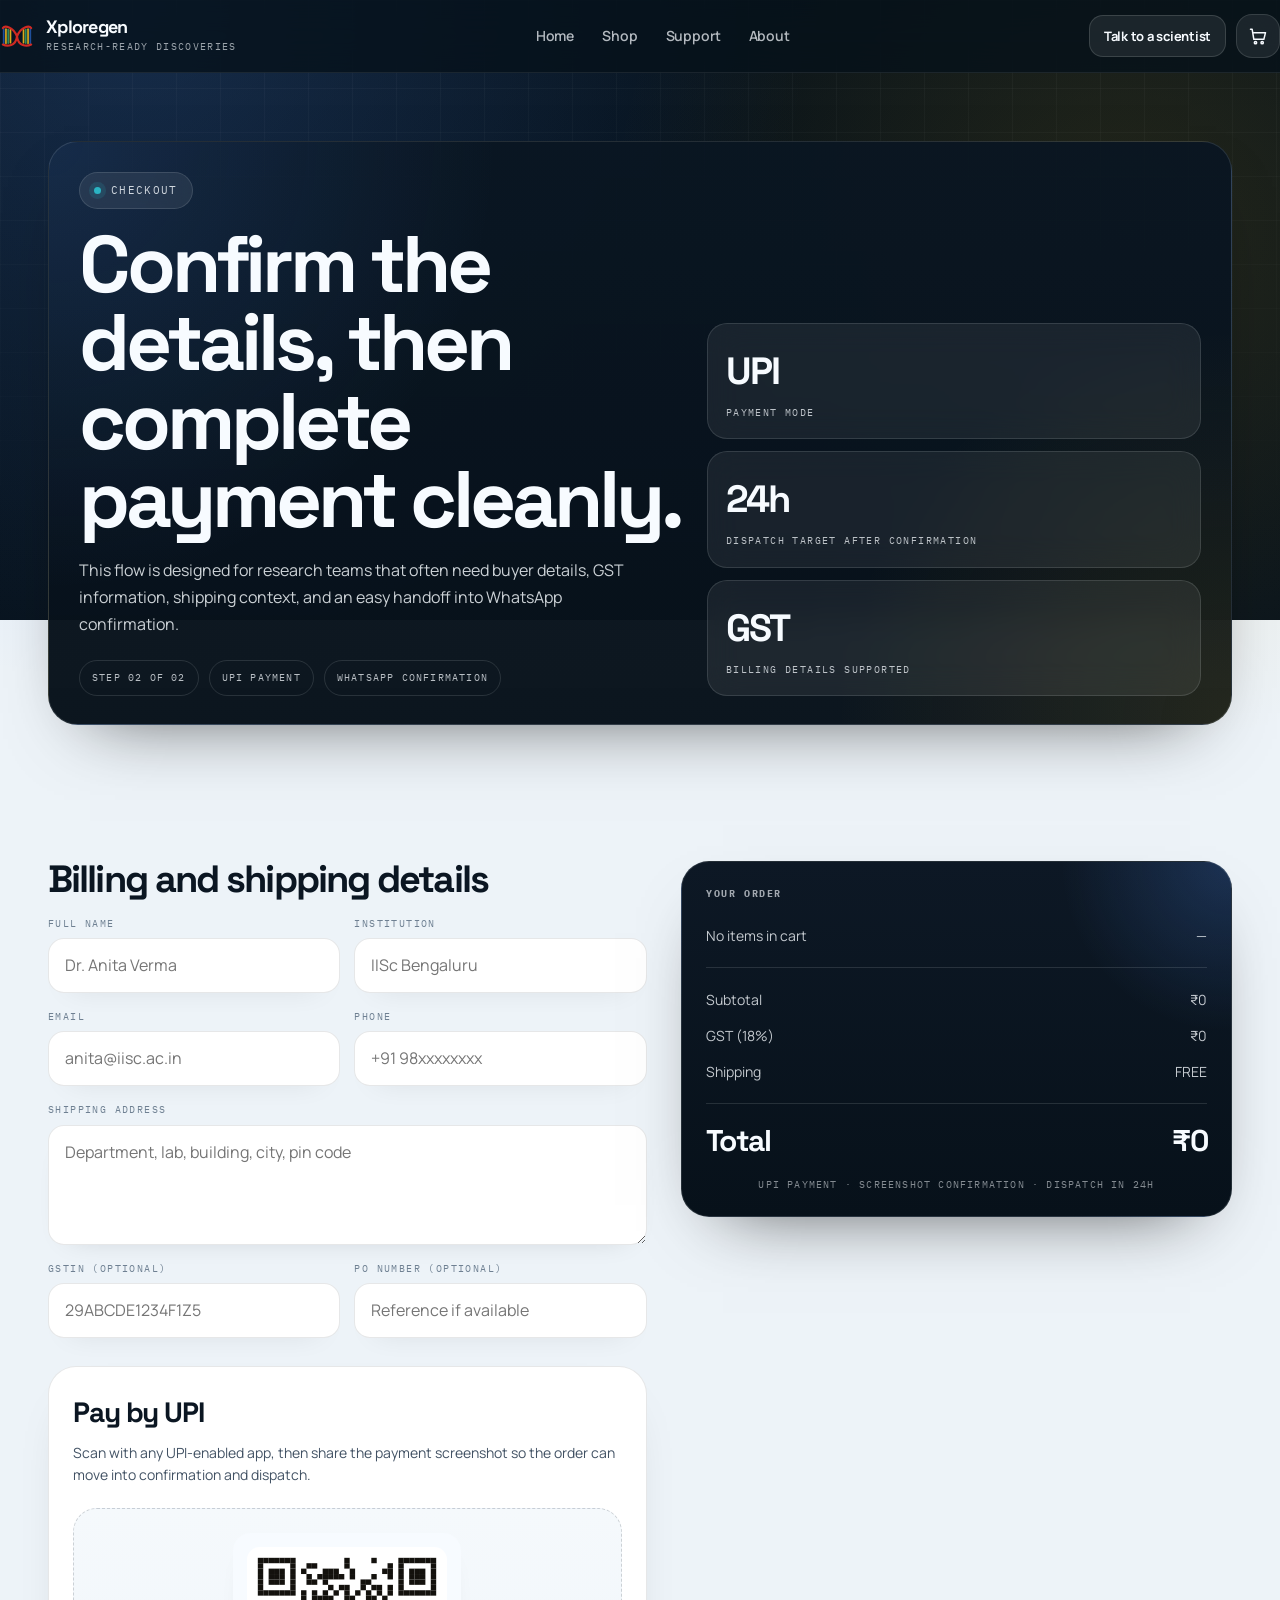
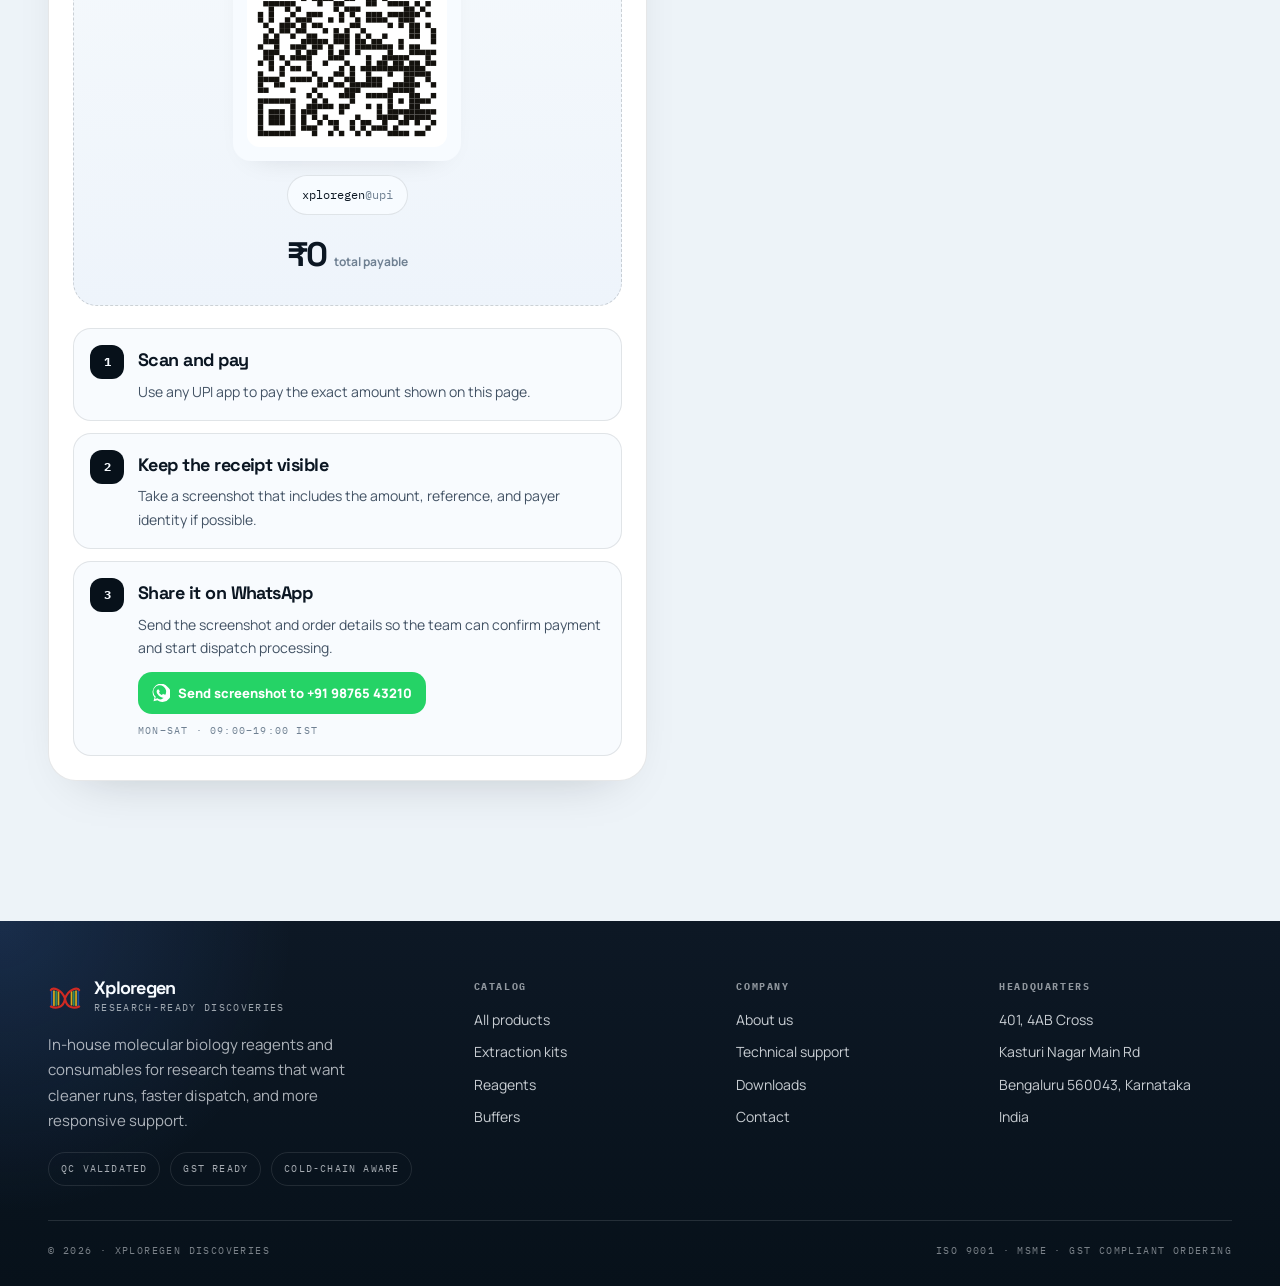
<file: checkout.html>
<!doctype html>
<html lang="en">
<head>
  <meta charset="utf-8" />
  <meta name="viewport" content="width=device-width, initial-scale=1" />
  <title>Checkout — Xploregen Discoveries</title>
  <meta name="description" content="Confirm order details, review payment steps, and complete checkout for Xploregen products." />
  <link rel="icon" href="assets/logo-favicon.png" />

  <link rel="preconnect" href="https://fonts.googleapis.com" />
  <link rel="preconnect" href="https://fonts.gstatic.com" crossorigin />
  <link href="https://fonts.googleapis.com/css2?family=IBM+Plex+Mono:wght@400;500;600&amp;family=Manrope:wght@400;500;600;700;800&amp;family=Space+Grotesk:wght@400;500;600;700&amp;display=swap" rel="stylesheet" />

  <link rel="stylesheet" href="styles.css" />
</head>
<body data-screen-label="Checkout">

<header class="site-header">
  <div class="container wrap">
    <a class="brand" href="index.html" aria-label="Xploregen home">
      <span class="brand-logo" data-brand-mark></span>
      <span>
        <span class="brand-name">Xploregen</span>
        <span class="brand-tag">Research-ready discoveries</span>
      </span>
    </a>
    <nav class="site-nav">
      <a href="index.html">Home</a>
      <a href="shop.html">Shop</a>
      <a href="support.html">Support</a>
      <a href="about.html">About</a>
    </nav>
    <div class="header-actions">
      <a href="support.html" class="btn btn-header">Talk to a scientist</a>
      <a href="cart.html" class="icon-btn" aria-label="Cart">
        <svg width="20" height="20" viewBox="0 0 24 24" fill="none" stroke="currentColor" stroke-width="1.8" stroke-linecap="round" stroke-linejoin="round"><circle cx="9" cy="20" r="1.4"/><circle cx="17" cy="20" r="1.4"/><path d="M3 4h2l2 12h12l2-8H7"/></svg>
        <span class="badge" data-cart-badge>0</span>
      </a>
    </div>
  </div>
</header>

<nav class="mobile-bottom-nav" aria-label="Mobile navigation">
  <div class="mbn-inner">
    <a href="index.html" class="mbn-btn">
      <span class="mbn-icon"><svg width="22" height="22" viewBox="0 0 24 24" fill="none" stroke="currentColor" stroke-width="1.8" stroke-linecap="round" stroke-linejoin="round"><path d="M3 11l9-8 9 8"/><path d="M5 9v11h14V9"/></svg></span>
      <span class="mbn-label">Home</span>
    </a>
    <a href="shop.html" class="mbn-btn">
      <span class="mbn-icon"><svg width="22" height="22" viewBox="0 0 24 24" fill="none" stroke="currentColor" stroke-width="1.8" stroke-linecap="round" stroke-linejoin="round"><path d="M4 7h16l-1.5 12a2 2 0 01-2 1.7H7.5a2 2 0 01-2-1.7L4 7z"/><path d="M9 7V5a3 3 0 016 0v2"/></svg></span>
      <span class="mbn-label">Shop</span>
    </a>
    <a href="about.html" class="mbn-btn">
      <span class="mbn-icon"><svg width="22" height="22" viewBox="0 0 24 24" fill="none" stroke="currentColor" stroke-width="1.8" stroke-linecap="round" stroke-linejoin="round"><circle cx="12" cy="8" r="3.2"/><path d="M5 20c1-3.5 4-5.5 7-5.5s6 2 7 5.5"/></svg></span>
      <span class="mbn-label">About</span>
    </a>
    <a href="cart.html" class="mbn-btn">
      <span class="mbn-icon"><svg width="22" height="22" viewBox="0 0 24 24" fill="none" stroke="currentColor" stroke-width="1.8" stroke-linecap="round" stroke-linejoin="round"><circle cx="9" cy="20" r="1.4"/><circle cx="17" cy="20" r="1.4"/><path d="M3 4h2l2 12h12l2-8H7"/></svg></span>
      <span class="mbn-label">Cart</span>
      <span class="mbn-badge" data-cart-badge style="display:none">0</span>
    </a>
  </div>
</nav>

<main>
  <section class="page-hero">
    <div class="container">
      <div class="page-hero-grid">
        <div>
          <span class="eyebrow"><span class="dot"></span>Checkout</span>
          <h1>Confirm the details, then complete payment cleanly.</h1>
          <p>
            This flow is designed for research teams that often need buyer details, GST information, shipping context, and an easy handoff into WhatsApp confirmation.
          </p>
          <div class="page-kpis">
            <span>Step 02 of 02</span>
            <span>UPI payment</span>
            <span>WhatsApp confirmation</span>
          </div>
        </div>

        <div class="page-stat-list">
          <div class="mini-stat">
            <div class="num">UPI</div>
            <div class="label">payment mode</div>
          </div>
          <div class="mini-stat">
            <div class="num">24h</div>
            <div class="label">dispatch target after confirmation</div>
          </div>
          <div class="mini-stat">
            <div class="num">GST</div>
            <div class="label">billing details supported</div>
          </div>
        </div>
      </div>
    </div>
  </section>

  <section class="section">
    <div class="container">
      <div class="checkout-grid">
        <div>
          <h2 class="display" style="font-size:clamp(28px,3vw,38px);margin-bottom:18px">Billing and shipping details</h2>

          <div class="field-group">
            <div class="field-row">
              <div class="field"><label>Full name</label><input type="text" placeholder="Dr. Anita Verma" value="" /></div>
              <div class="field"><label>Institution</label><input type="text" placeholder="IISc Bengaluru" /></div>
            </div>
            <div class="field-row">
              <div class="field"><label>Email</label><input type="email" placeholder="anita@iisc.ac.in" /></div>
              <div class="field"><label>Phone</label><input type="tel" placeholder="+91 98xxxxxxxx" /></div>
            </div>
            <div class="field"><label>Shipping address</label><textarea placeholder="Department, lab, building, city, pin code"></textarea></div>
            <div class="field-row">
              <div class="field"><label>GSTIN (optional)</label><input type="text" placeholder="29ABCDE1234F1Z5" /></div>
              <div class="field"><label>PO number (optional)</label><input type="text" placeholder="Reference if available" /></div>
            </div>
          </div>

          <div class="payment-card" style="margin-top:28px">
            <h3>Pay by UPI</h3>
            <p class="sub">Scan with any UPI-enabled app, then share the payment screenshot so the order can move into confirmation and dispatch.</p>

            <div class="qr-wrap">
              <div class="qr" id="qr-target"></div>
              <div class="upi">xploregen<span style="color:var(--ink-mute)">@upi</span></div>
              <div class="pay-amount" id="pay-amount">₹0 <span>total payable</span></div>
            </div>

            <div class="steps">
              <div class="step">
                <div class="num">1</div>
                <div class="body">
                  <h5>Scan and pay</h5>
                  <p>Use any UPI app to pay the exact amount shown on this page.</p>
                </div>
              </div>
              <div class="step">
                <div class="num">2</div>
                <div class="body">
                  <h5>Keep the receipt visible</h5>
                  <p>Take a screenshot that includes the amount, reference, and payer identity if possible.</p>
                </div>
              </div>
              <div class="step">
                <div class="num">3</div>
                <div class="body">
                  <h5>Share it on WhatsApp</h5>
                  <p>Send the screenshot and order details so the team can confirm payment and start dispatch processing.</p>
                  <a class="wa-link" id="wa-link" href="#" target="_blank" rel="noopener">
                    <svg width="18" height="18" viewBox="0 0 24 24" fill="currentColor"><path d="M20.5 3.5A11 11 0 003.4 18l-1.4 5 5.2-1.3A11 11 0 1020.5 3.5zM12 20.5a8.5 8.5 0 01-4.4-1.2l-.3-.2-3.1.8.8-3-.2-.3a8.5 8.5 0 1112.7-1.9 8.5 8.5 0 01-5.5 5.8zm5-6.4c-.3-.1-1.7-.8-1.9-.9-.3-.1-.5-.1-.7.1-.2.3-.7.9-.9 1.1-.2.2-.3.2-.6.1a7 7 0 01-2-1.3 7.5 7.5 0 01-1.4-1.7c-.1-.3 0-.4.1-.5l.4-.4.2-.4c.1-.1.1-.3 0-.4l-.9-2.1c-.2-.5-.5-.4-.7-.4h-.6c-.2 0-.5.1-.8.4-.3.3-1 1-1 2.5s1.1 2.9 1.2 3c.2.3 2.1 3.3 5.2 4.6.7.3 1.3.5 1.7.6.7.2 1.4.2 1.9.1.6-.1 1.7-.7 2-1.4.2-.7.2-1.3.2-1.4l-.4-.2z"/></svg>
                    Send screenshot to +91 98765 43210
                  </a>
                  <p style="margin-top:8px;color:var(--ink-mute);font-family:var(--mono);font-size:10px;letter-spacing:0.12em;text-transform:uppercase">Mon–Sat · 09:00–19:00 IST</p>
                </div>
              </div>
            </div>
          </div>
        </div>

        <div>
          <div class="summary" id="order-summary">
            <h3>Your order</h3>
            <div id="order-lines"></div>
            <hr/>
            <div class="line"><span>Subtotal</span><span id="sum-sub">—</span></div>
            <div class="line"><span>GST (18%)</span><span id="sum-gst">—</span></div>
            <div class="line"><span>Shipping</span><span>FREE</span></div>
            <hr/>
            <div class="total"><span>Total</span><span id="sum-total">—</span></div>
            <div class="reassure">UPI payment · screenshot confirmation · dispatch in 24h</div>
          </div>
        </div>
      </div>
    </div>
  </section>
</main>

<footer class="site-footer">
  <div class="container">
    <div class="footer-grid">
      <div class="footer-brand">
        <a class="brand" href="index.html">
          <span class="brand-logo" data-brand-mark></span>
          <span>
            <span class="brand-name">Xploregen</span>
            <span class="brand-tag">Research-ready discoveries</span>
          </span>
        </a>
        <p>In-house molecular biology reagents and consumables for research teams that want cleaner runs, faster dispatch, and more responsive support.</p>
        <div class="footer-badges">
          <span>QC validated</span>
          <span>GST ready</span>
          <span>Cold-chain aware</span>
        </div>
      </div>

      <div>
        <h4>Catalog</h4>
        <ul>
          <li><a href="shop.html">All products</a></li>
          <li><a href="shop.html?cat=Extraction">Extraction kits</a></li>
          <li><a href="shop.html?cat=Reagents">Reagents</a></li>
          <li><a href="shop.html?cat=Buffers">Buffers</a></li>
        </ul>
      </div>

      <div>
        <h4>Company</h4>
        <ul>
          <li><a href="about.html">About us</a></li>
          <li><a href="support.html">Technical support</a></li>
          <li><a href="downloads.html">Downloads</a></li>
          <li><a href="about.html#contact">Contact</a></li>
        </ul>
      </div>

      <div>
        <h4>Headquarters</h4>
        <ul>
          <li>401, 4AB Cross</li>
          <li>Kasturi Nagar Main Rd</li>
          <li>Bengaluru 560043, Karnataka</li>
          <li>India</li>
        </ul>
      </div>
    </div>

    <div class="footer-foot">
      <span>© 2026 · Xploregen Discoveries</span>
      <span>ISO 9001 · MSME · GST compliant ordering</span>
    </div>
  </div>
</footer>

<script src="data.js"></script>
<script src="script.js"></script>
<script>
  function buildDummyQR(seedStr) {
    const N = 33;
    let s = 0; for (let i = 0; i < seedStr.length; i++) s = (s * 31 + seedStr.charCodeAt(i)) | 0;
    function rng() { s |= 0; s = s + 0x6D2B79F5 | 0; let t = Math.imul(s ^ s >>> 15, 1 | s); t = t + Math.imul(t ^ t >>> 7, 61 | t) ^ t; return ((t ^ t >>> 14) >>> 0) / 4294967296; }
    const g = Array.from({ length: N }, () => Array.from({ length: N }, () => rng() < 0.46 ? 1 : 0));
    function placeFinder(r, c) {
      for (let dr = 0; dr < 7; dr++) for (let dc = 0; dc < 7; dc++) {
        const onEdge = dr === 0 || dr === 6 || dc === 0 || dc === 6;
        const onMid = (dr === 1 || dr === 5 || dc === 1 || dc === 5) && !(dr === 0 || dr === 6 || dc === 0 || dc === 6);
        const onCore = dr >= 2 && dr <= 4 && dc >= 2 && dc <= 4;
        g[r + dr][c + dc] = onEdge || onCore ? 1 : (onMid ? 0 : 0);
      }
      for (let dr = -1; dr <= 7; dr++) for (let dc = -1; dc <= 7; dc++) {
        if (dr === -1 || dr === 7 || dc === -1 || dc === 7) {
          const rr = r + dr, cc = c + dc;
          if (rr >= 0 && rr < N && cc >= 0 && cc < N) g[rr][cc] = 0;
        }
      }
    }
    placeFinder(0, 0);
    placeFinder(0, N - 7);
    placeFinder(N - 7, 0);
    function placeAlign(r, c) {
      for (let dr = 0; dr < 5; dr++) for (let dc = 0; dc < 5; dc++) {
        const onEdge = dr === 0 || dr === 4 || dc === 0 || dc === 4;
        const onCenter = dr === 2 && dc === 2;
        g[r + dr][c + dc] = onEdge || onCenter ? 1 : 0;
      }
    }
    placeAlign(N - 9, N - 9);
    for (let i = 8; i < N - 8; i++) {
      g[6][i] = i % 2 === 0 ? 1 : 0;
      g[i][6] = i % 2 === 0 ? 1 : 0;
    }

    const cell = 6;
    const pad = 12;
    const sz = N * cell + pad * 2;
    let cells = '';
    for (let r = 0; r < N; r++) for (let c = 0; c < N; c++) {
      if (g[r][c]) cells += `<rect x="${pad + c * cell}" y="${pad + r * cell}" width="${cell}" height="${cell}" fill="#13110d"/>`;
    }
    return `<svg viewBox="0 0 ${sz} ${sz}" width="${sz}" height="${sz}" style="display:block"><rect width="${sz}" height="${sz}" rx="14" fill="#fff"/>${cells}</svg>`;
  }

  document.addEventListener('DOMContentLoaded', () => {
    const cart = window.XG_CART.read();
    const linesEl = document.getElementById('order-lines');
    const qrTarget = document.getElementById('qr-target');
    const waLink = document.getElementById('wa-link');

    const items = Object.entries(cart)
      .map(([id, qty]) => ({ p: window.XG_PRODUCTS.find((x) => x.id === id), qty }))
      .filter((x) => x.p);

    if (items.length === 0) {
      linesEl.innerHTML = `<div class="line"><span>No items in cart</span><span>—</span></div>`;
      document.getElementById('sum-sub').textContent = '₹0';
      document.getElementById('sum-gst').textContent = '₹0';
      document.getElementById('sum-total').textContent = '₹0';
      document.getElementById('pay-amount').innerHTML = `₹0 <span>total payable</span>`;
      qrTarget.innerHTML = buildDummyQR('empty');
      waLink.href = 'https://wa.me/919876543210?text=Hi%20Xploregen%2C%20my%20cart%20is%20empty%20but%20I%20need%20help%20placing%20an%20order.';
      return;
    }

    linesEl.innerHTML = items.map(({ p, qty }) => `
      <div class="line">
        <span>${p.name} × ${qty}</span>
        <span>${window.XG_FMT_INR(p.price * qty)}</span>
      </div>
    `).join('');

    const sub = items.reduce((s, { p, qty }) => s + p.price * qty, 0);
    const gst = Math.round(sub * 0.18);
    const total = sub + gst;

    document.getElementById('sum-sub').textContent = window.XG_FMT_INR(sub);
    document.getElementById('sum-gst').textContent = window.XG_FMT_INR(gst);
    document.getElementById('sum-total').textContent = window.XG_FMT_INR(total);
    document.getElementById('pay-amount').innerHTML = `${window.XG_FMT_INR(total)} <span>total payable</span>`;

    const summarySeed = items.map(({ p, qty }) => `${p.sku}:${qty}`).join('|') + `|${total}`;
    qrTarget.innerHTML = buildDummyQR(summarySeed);

    const orderText = encodeURIComponent(
      `Hi Xploregen, I have completed the payment for my order.\n\nItems:\n` +
      items.map(({ p, qty }) => `• ${p.sku} × ${qty}`).join('\n') +
      `\n\nSubtotal: ${window.XG_FMT_INR(sub)}\nGST: ${window.XG_FMT_INR(gst)}\nTotal Paid: ${window.XG_FMT_INR(total)}\n\nAttaching screenshot now.`
    );
    waLink.href = `https://wa.me/919876543210?text=${orderText}`;
  });
</script>
</body>
</html>
</file>
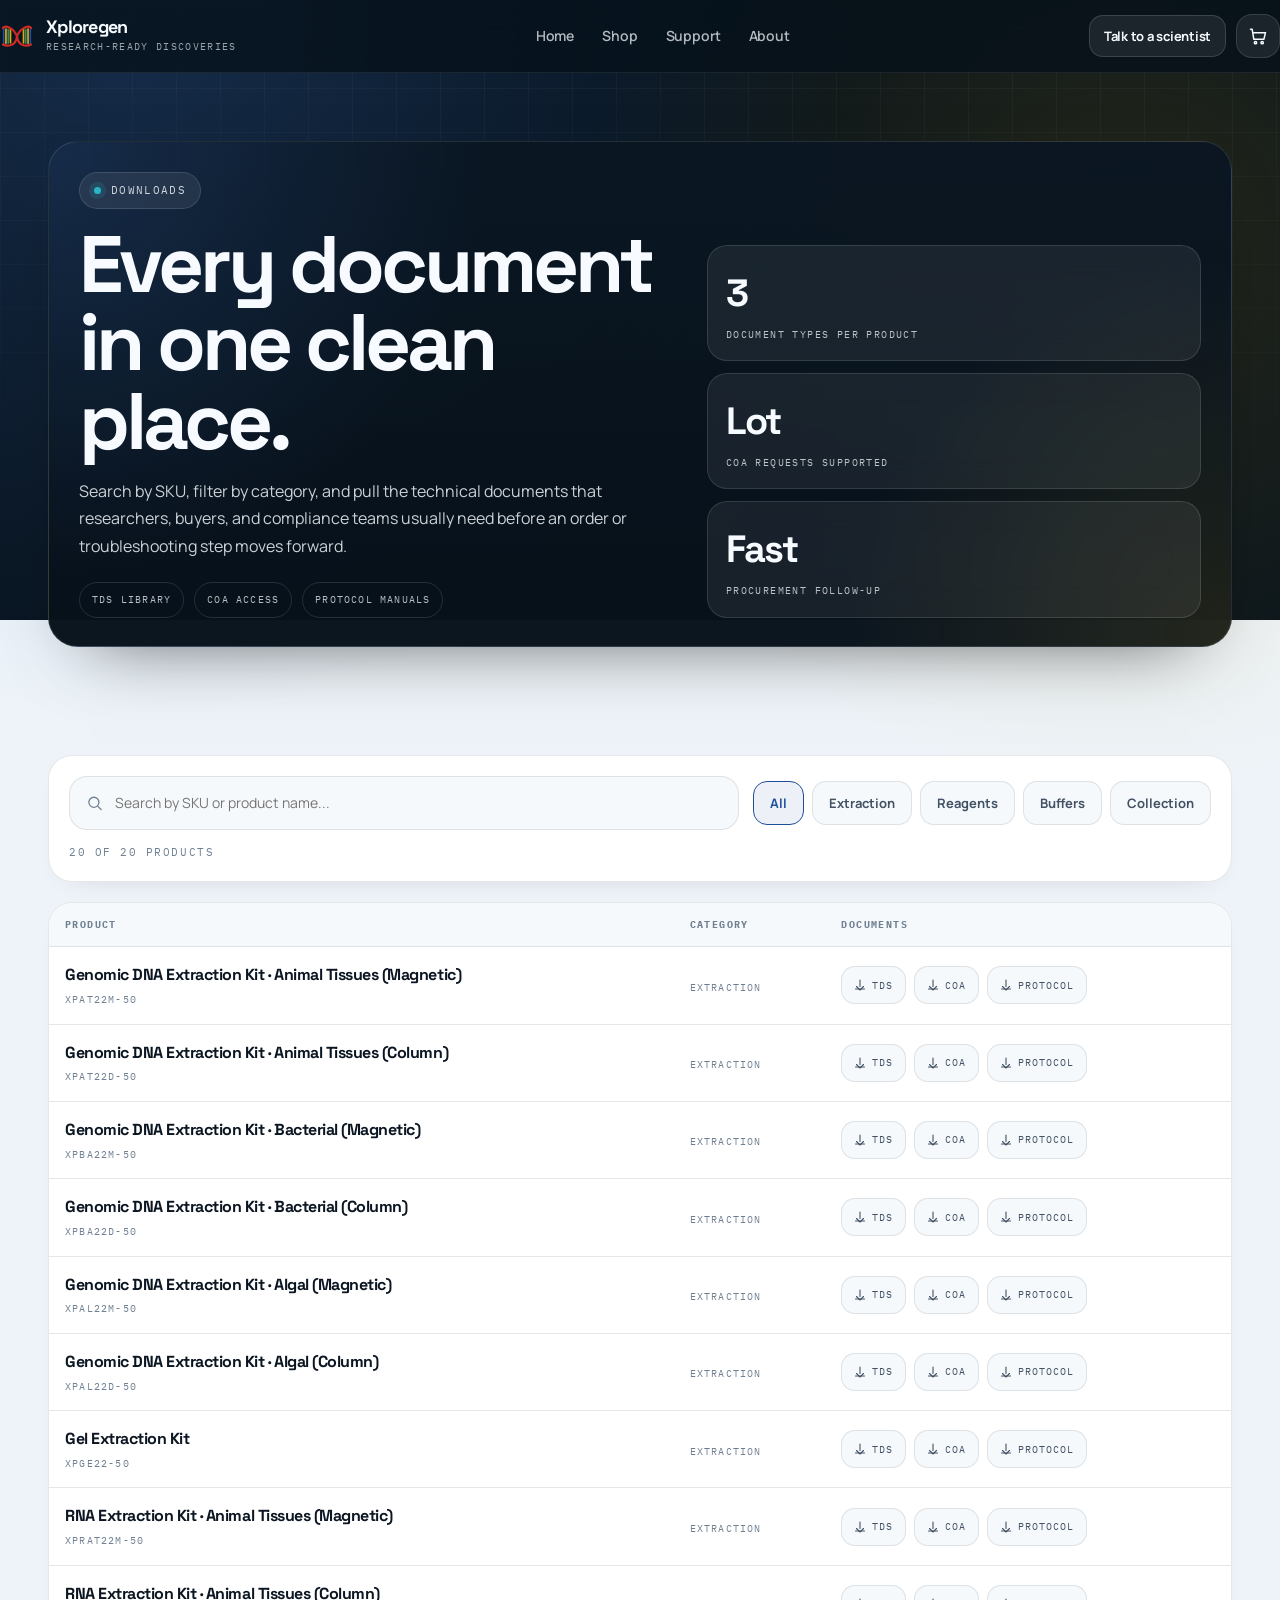
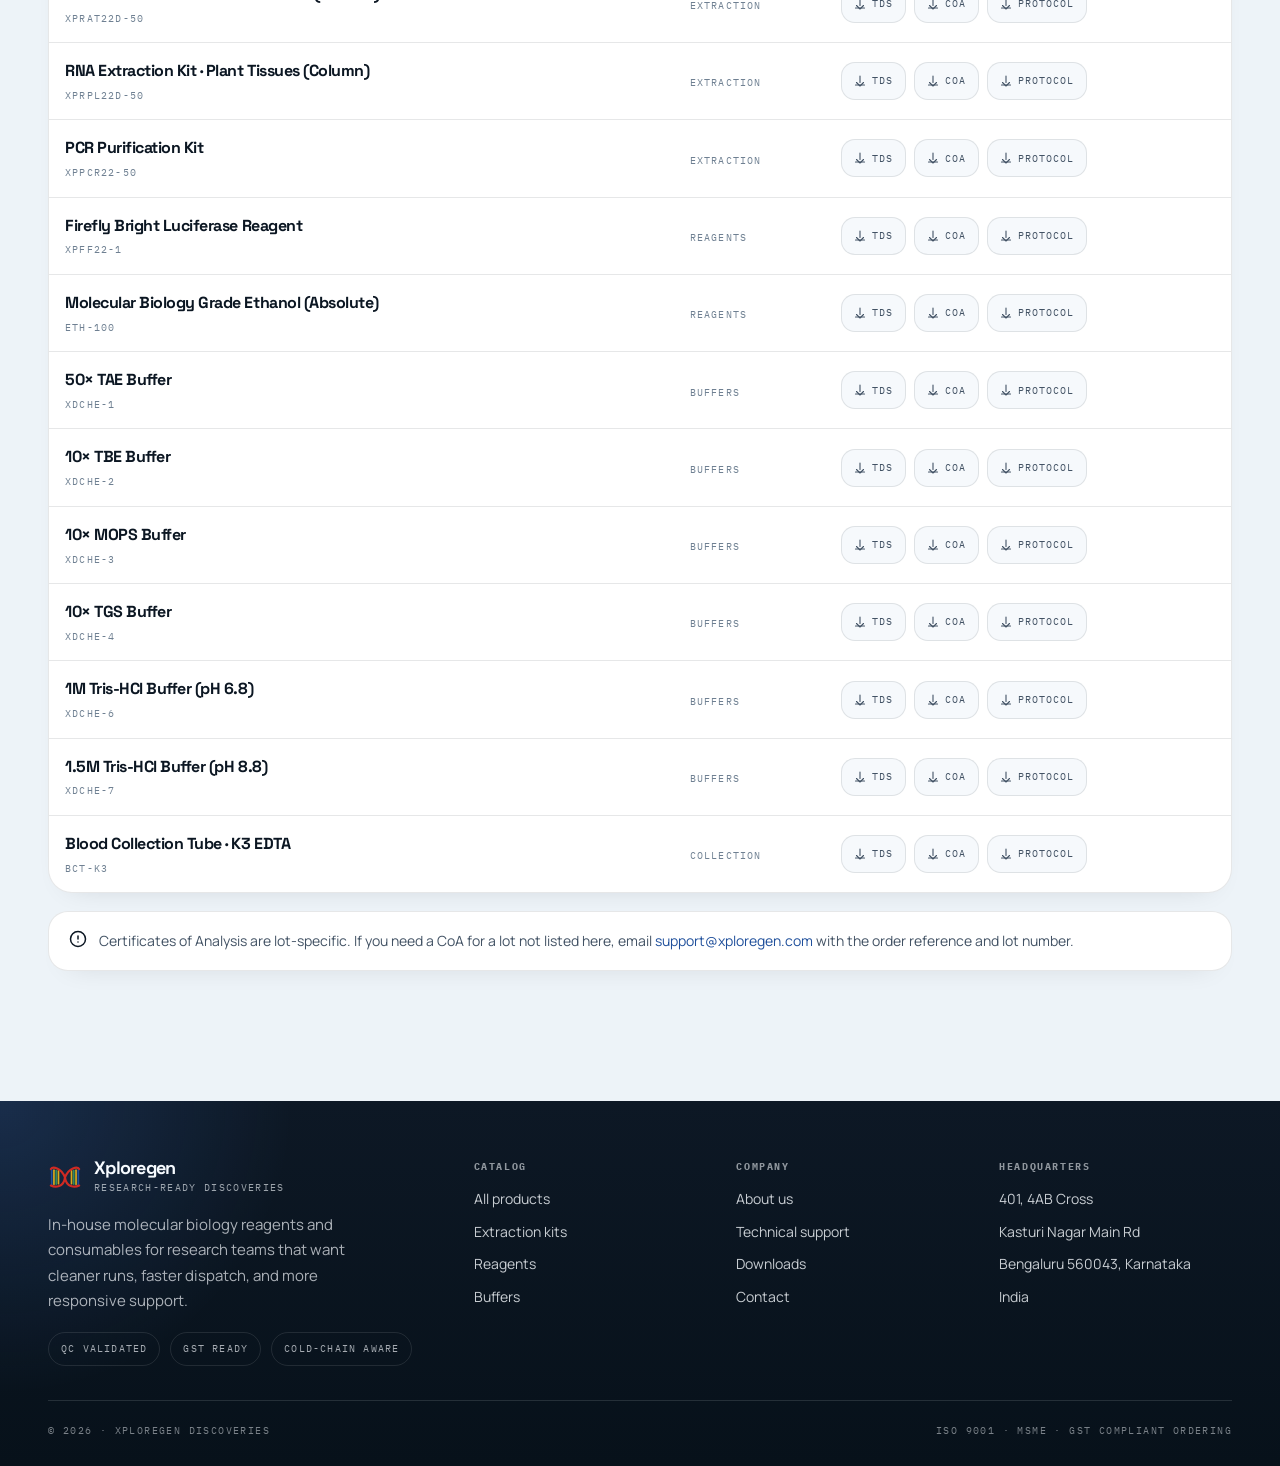
<file: downloads.html>
<!doctype html>
<html lang="en">
<head>
  <meta charset="utf-8" />
  <meta name="viewport" content="width=device-width, initial-scale=1" />
  <title>Downloads — Xploregen Discoveries</title>
  <meta name="description" content="Download technical data sheets, certificates of analysis, and protocol manuals for Xploregen products." />
  <link rel="icon" href="assets/logo-favicon.png" />

  <link rel="preconnect" href="https://fonts.googleapis.com" />
  <link rel="preconnect" href="https://fonts.gstatic.com" crossorigin />
  <link href="https://fonts.googleapis.com/css2?family=IBM+Plex+Mono:wght@400;500;600&amp;family=Manrope:wght@400;500;600;700;800&amp;family=Space+Grotesk:wght@400;500;600;700&amp;display=swap" rel="stylesheet" />

  <link rel="stylesheet" href="styles.css" />
</head>
<body data-screen-label="Downloads">

<header class="site-header">
  <div class="container wrap">
    <a class="brand" href="index.html" aria-label="Xploregen home">
      <span class="brand-logo" data-brand-mark></span>
      <span>
        <span class="brand-name">Xploregen</span>
        <span class="brand-tag">Research-ready discoveries</span>
      </span>
    </a>
    <nav class="site-nav">
      <a href="index.html">Home</a>
      <a href="shop.html">Shop</a>
      <a href="support.html">Support</a>
      <a href="about.html">About</a>
    </nav>
    <div class="header-actions">
      <a href="support.html" class="btn btn-header">Talk to a scientist</a>
      <a href="cart.html" class="icon-btn" aria-label="Cart">
        <svg width="20" height="20" viewBox="0 0 24 24" fill="none" stroke="currentColor" stroke-width="1.8" stroke-linecap="round" stroke-linejoin="round"><circle cx="9" cy="20" r="1.4"/><circle cx="17" cy="20" r="1.4"/><path d="M3 4h2l2 12h12l2-8H7"/></svg>
        <span class="badge" data-cart-badge>0</span>
      </a>
    </div>
  </div>
</header>

<nav class="mobile-bottom-nav" aria-label="Mobile navigation">
  <div class="mbn-inner">
    <a href="index.html" class="mbn-btn">
      <span class="mbn-icon"><svg width="22" height="22" viewBox="0 0 24 24" fill="none" stroke="currentColor" stroke-width="1.8" stroke-linecap="round" stroke-linejoin="round"><path d="M3 11l9-8 9 8"/><path d="M5 9v11h14V9"/></svg></span>
      <span class="mbn-label">Home</span>
    </a>
    <a href="shop.html" class="mbn-btn">
      <span class="mbn-icon"><svg width="22" height="22" viewBox="0 0 24 24" fill="none" stroke="currentColor" stroke-width="1.8" stroke-linecap="round" stroke-linejoin="round"><path d="M4 7h16l-1.5 12a2 2 0 01-2 1.7H7.5a2 2 0 01-2-1.7L4 7z"/><path d="M9 7V5a3 3 0 016 0v2"/></svg></span>
      <span class="mbn-label">Shop</span>
    </a>
    <a href="about.html" class="mbn-btn">
      <span class="mbn-icon"><svg width="22" height="22" viewBox="0 0 24 24" fill="none" stroke="currentColor" stroke-width="1.8" stroke-linecap="round" stroke-linejoin="round"><circle cx="12" cy="8" r="3.2"/><path d="M5 20c1-3.5 4-5.5 7-5.5s6 2 7 5.5"/></svg></span>
      <span class="mbn-label">About</span>
    </a>
    <a href="cart.html" class="mbn-btn">
      <span class="mbn-icon"><svg width="22" height="22" viewBox="0 0 24 24" fill="none" stroke="currentColor" stroke-width="1.8" stroke-linecap="round" stroke-linejoin="round"><circle cx="9" cy="20" r="1.4"/><circle cx="17" cy="20" r="1.4"/><path d="M3 4h2l2 12h12l2-8H7"/></svg></span>
      <span class="mbn-label">Cart</span>
      <span class="mbn-badge" data-cart-badge style="display:none">0</span>
    </a>
  </div>
</nav>

<main>
  <section class="page-hero">
    <div class="container">
      <div class="page-hero-grid">
        <div>
          <span class="eyebrow"><span class="dot"></span>Downloads</span>
          <h1>Every document in one clean place.</h1>
          <p>
            Search by SKU, filter by category, and pull the technical documents that researchers, buyers, and compliance teams usually need before an order or troubleshooting step moves forward.
          </p>
          <div class="page-kpis">
            <span>TDS library</span>
            <span>CoA access</span>
            <span>Protocol manuals</span>
          </div>
        </div>

        <div class="page-stat-list">
          <div class="mini-stat">
            <div class="num">3</div>
            <div class="label">document types per product</div>
          </div>
          <div class="mini-stat">
            <div class="num">Lot</div>
            <div class="label">CoA requests supported</div>
          </div>
          <div class="mini-stat">
            <div class="num">Fast</div>
            <div class="label">procurement follow-up</div>
          </div>
        </div>
      </div>
    </div>
  </section>

  <section class="section">
    <div class="container">
      <div class="catalog-shell">
        <div class="shop-bar">
          <div class="search-input">
            <svg width="18" height="18" viewBox="0 0 24 24" fill="none" stroke="currentColor" stroke-width="1.8" stroke-linecap="round" stroke-linejoin="round"><circle cx="11" cy="11" r="7"/><path d="M21 21l-4.3-4.3"/></svg>
            <input id="dl-search" type="search" placeholder="Search by SKU or product name..." />
          </div>
          <div class="cat-pills" id="dl-cat-pills"></div>
        </div>
        <div class="results-line" id="dl-results"></div>
      </div>

      <div class="dl-table-wrap" style="margin-top:20px" id="dl-table"></div>

      <div class="dl-notice">
        <svg width="18" height="18" viewBox="0 0 24 24" fill="none" stroke="currentColor" stroke-width="2" stroke-linecap="round" stroke-linejoin="round"><circle cx="12" cy="12" r="10"/><line x1="12" y1="8" x2="12" y2="12"/><line x1="12" y1="16" x2="12.01" y2="16"/></svg>
        <p>Certificates of Analysis are lot-specific. If you need a CoA for a lot not listed here, email <a href="mailto:support@xploregen.com">support@xploregen.com</a> with the order reference and lot number.</p>
      </div>
    </div>
  </section>
</main>

<footer class="site-footer">
  <div class="container">
    <div class="footer-grid">
      <div class="footer-brand">
        <a class="brand" href="index.html">
          <span class="brand-logo" data-brand-mark></span>
          <span>
            <span class="brand-name">Xploregen</span>
            <span class="brand-tag">Research-ready discoveries</span>
          </span>
        </a>
        <p>In-house molecular biology reagents and consumables for research teams that want cleaner runs, faster dispatch, and more responsive support.</p>
        <div class="footer-badges">
          <span>QC validated</span>
          <span>GST ready</span>
          <span>Cold-chain aware</span>
        </div>
      </div>

      <div>
        <h4>Catalog</h4>
        <ul>
          <li><a href="shop.html">All products</a></li>
          <li><a href="shop.html?cat=Extraction">Extraction kits</a></li>
          <li><a href="shop.html?cat=Reagents">Reagents</a></li>
          <li><a href="shop.html?cat=Buffers">Buffers</a></li>
        </ul>
      </div>

      <div>
        <h4>Company</h4>
        <ul>
          <li><a href="about.html">About us</a></li>
          <li><a href="support.html">Technical support</a></li>
          <li><a href="downloads.html">Downloads</a></li>
          <li><a href="about.html#contact">Contact</a></li>
        </ul>
      </div>

      <div>
        <h4>Headquarters</h4>
        <ul>
          <li>401, 4AB Cross</li>
          <li>Kasturi Nagar Main Rd</li>
          <li>Bengaluru 560043, Karnataka</li>
          <li>India</li>
        </ul>
      </div>
    </div>

    <div class="footer-foot">
      <span>© 2026 · Xploregen Discoveries</span>
      <span>ISO 9001 · MSME · GST compliant ordering</span>
    </div>
  </div>
</footer>

<script src="data.js"></script>
<script src="script.js"></script>
<script>
  document.addEventListener('DOMContentLoaded', () => {
    const tableWrap = document.getElementById('dl-table');
    const pills = document.getElementById('dl-cat-pills');
    const results = document.getElementById('dl-results');
    const search = document.getElementById('dl-search');

    const cats = ['All', ...new Set(window.XG_PRODUCTS.map((p) => p.cat))];
    const params = new URLSearchParams(location.search);
    let active = params.get('cat') && cats.includes(params.get('cat')) ? params.get('cat') : 'All';
    let q = params.get('sku') || '';
    if (q) search.value = q;

    const dlIcon = `<svg width="12" height="12" viewBox="0 0 24 24" fill="none" stroke="currentColor" stroke-width="2.2" stroke-linecap="round" stroke-linejoin="round"><path d="M12 2v13M5 15l7 7 7-7"/><path d="M3 20h18"/></svg>`;

    function renderPills() {
      pills.innerHTML = cats.map((c) => `<button class="cat-pill ${c === active ? 'active' : ''}" data-cat="${c}">${c}</button>`).join('');
      pills.querySelectorAll('.cat-pill').forEach((b) => b.addEventListener('click', () => { active = b.dataset.cat; renderAll(); }));
    }

    function renderTable() {
      const filtered = window.XG_PRODUCTS.filter((p) => {
        if (active !== 'All' && p.cat !== active) return false;
        if (q && !(p.name + ' ' + p.sku).toLowerCase().includes(q.toLowerCase())) return false;
        return true;
      });

      results.textContent = `${filtered.length} of ${window.XG_PRODUCTS.length} products`;

      if (filtered.length === 0) {
        tableWrap.innerHTML = `<div class="empty-state"><h3>No matches.</h3><p>Try another keyword or switch to a different category.</p></div>`;
        return;
      }

      tableWrap.innerHTML = `
        <table class="dl-table">
          <thead>
            <tr>
              <th>Product</th>
              <th class="hide-mobile">Category</th>
              <th>Documents</th>
            </tr>
          </thead>
          <tbody>
            ${filtered.map((p) => `
              <tr>
                <td>
                  <div class="td-name">${p.name}</div>
                  <div class="td-sku">${p.sku}</div>
                </td>
                <td class="hide-mobile"><div class="td-cat">${p.cat}</div></td>
                <td>
                  <div class="td-docs">
                    <a class="dl-doc-btn" href="#" onclick="event.preventDefault(); window.XG_toast('Demo download: TDS for ${p.sku}');">${dlIcon} TDS</a>
                    <a class="dl-doc-btn" href="#" onclick="event.preventDefault(); window.XG_toast('Demo download: CoA for ${p.sku}');">${dlIcon} CoA</a>
                    <a class="dl-doc-btn" href="#" onclick="event.preventDefault(); window.XG_toast('Demo download: Protocol for ${p.sku}');">${dlIcon} Protocol</a>
                  </div>
                </td>
              </tr>
            `).join('')}
          </tbody>
        </table>
      `;
    }

    function renderAll() { renderPills(); renderTable(); }
    renderAll();
    search.addEventListener('input', (e) => { q = e.target.value; renderTable(); });
  });
</script>
</body>
</html>
</file>
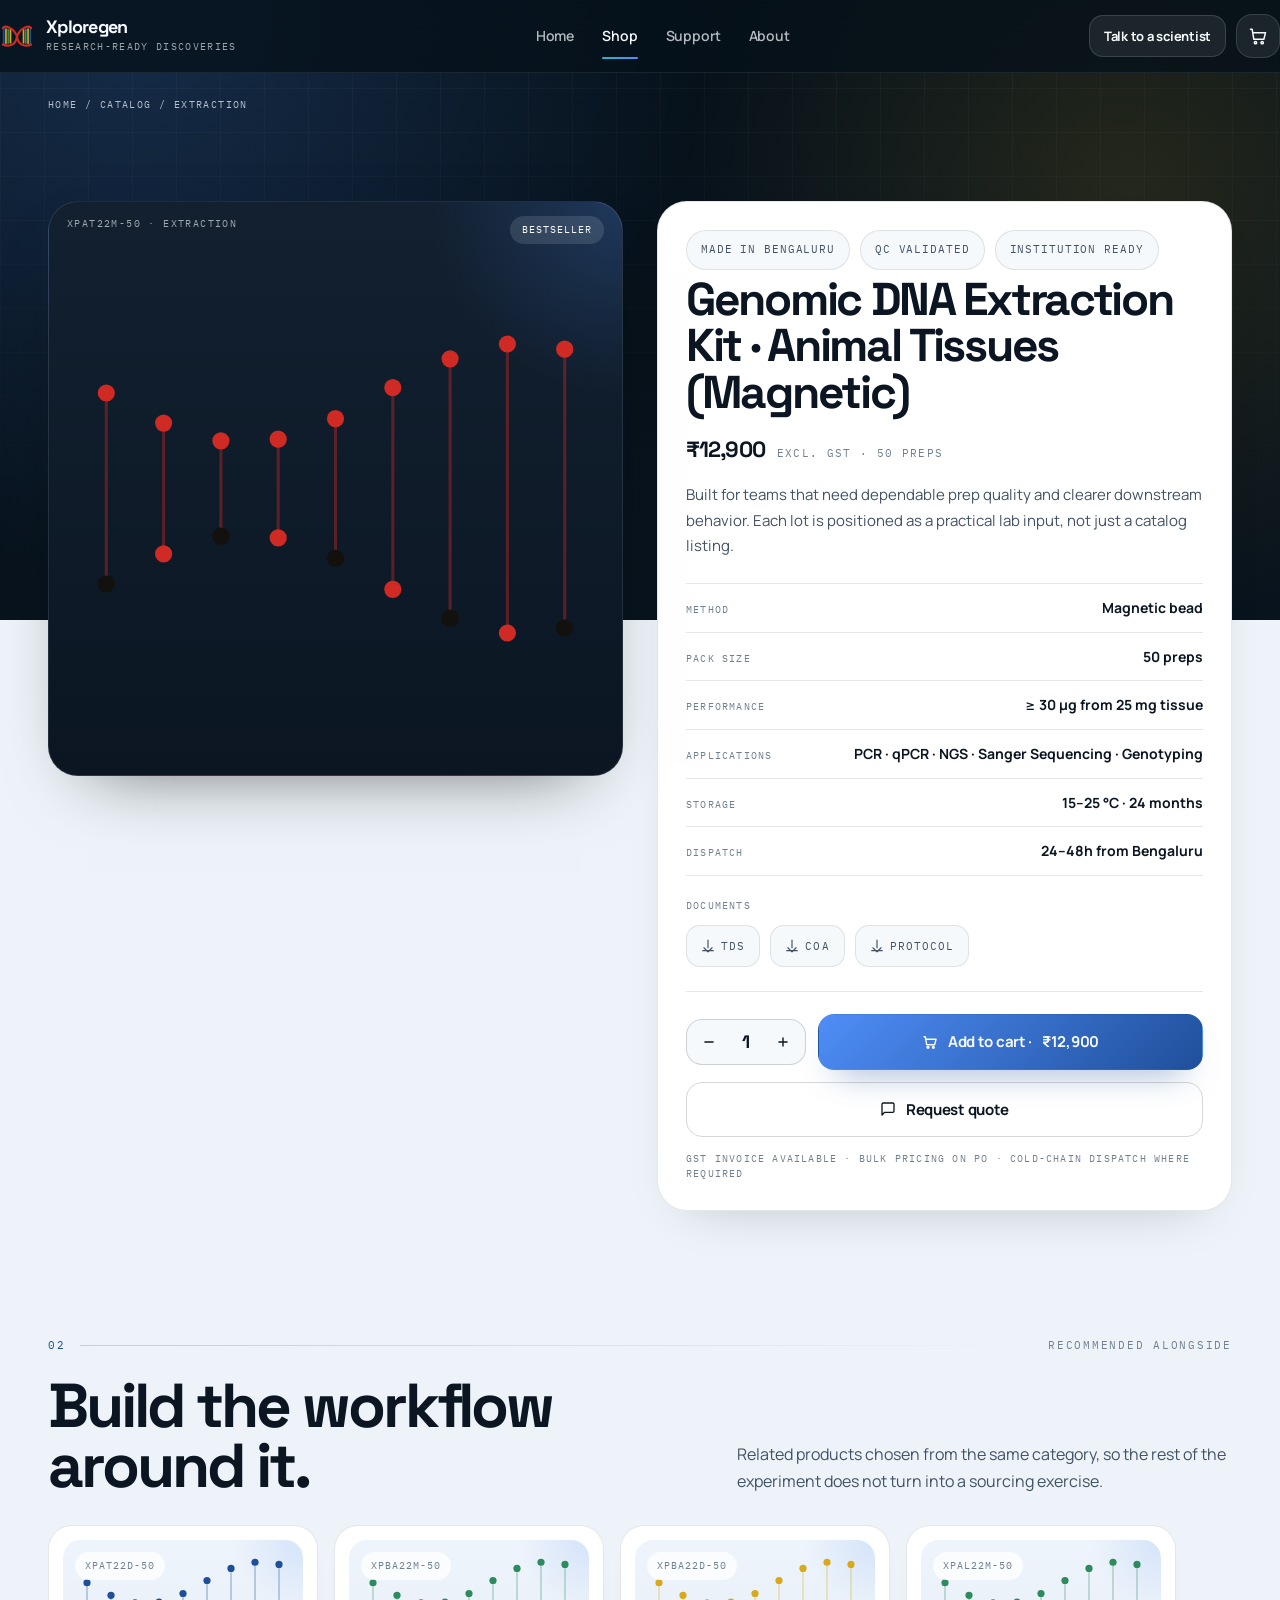
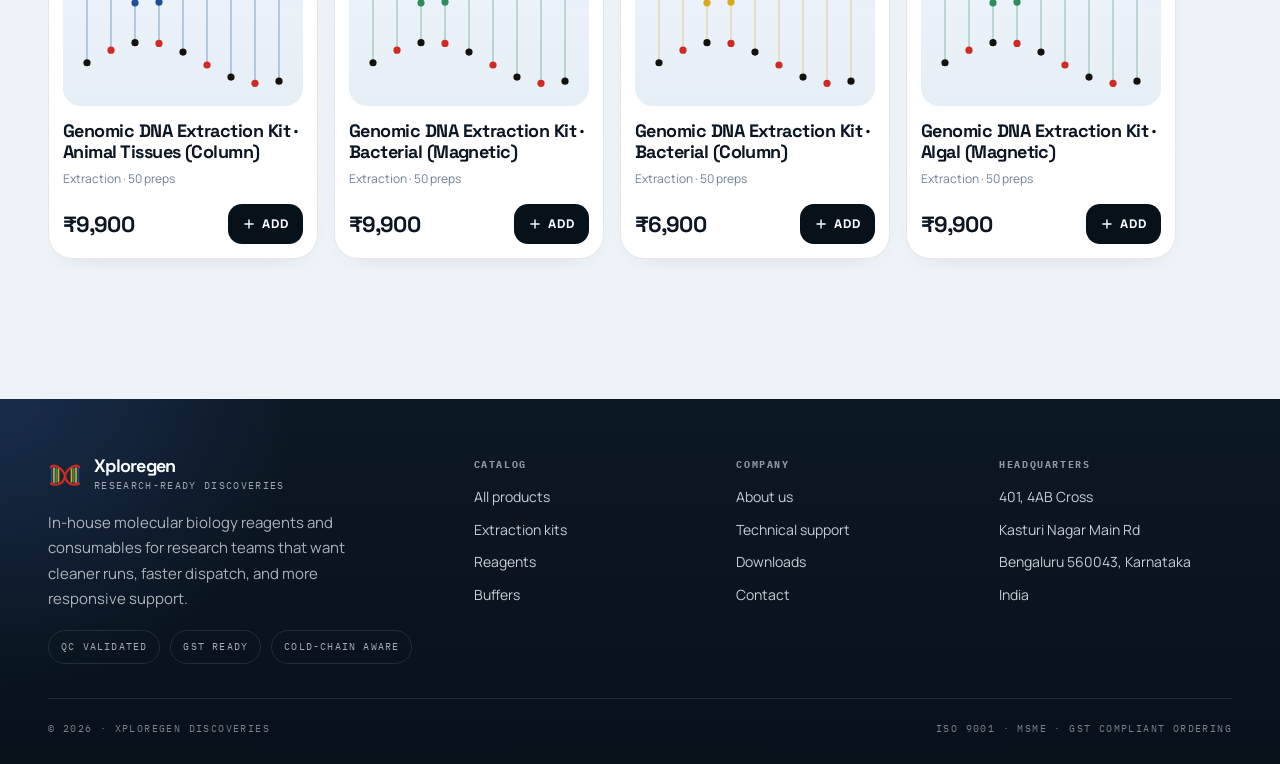
<file: product.html>
<!doctype html>
<html lang="en">
<head>
  <meta charset="utf-8" />
  <meta name="viewport" content="width=device-width, initial-scale=1" />
  <title>Product — Xploregen Discoveries</title>
  <meta name="description" content="Detailed product information, downloads, and ordering for Xploregen catalog items." />
  <link rel="icon" href="assets/logo-favicon.png" />

  <link rel="preconnect" href="https://fonts.googleapis.com" />
  <link rel="preconnect" href="https://fonts.gstatic.com" crossorigin />
  <link href="https://fonts.googleapis.com/css2?family=IBM+Plex+Mono:wght@400;500;600&amp;family=Manrope:wght@400;500;600;700;800&amp;family=Space+Grotesk:wght@400;500;600;700&amp;display=swap" rel="stylesheet" />

  <link rel="stylesheet" href="styles.css" />
</head>
<body data-screen-label="Product">

<header class="site-header">
  <div class="container wrap">
    <a class="brand" href="index.html" aria-label="Xploregen home">
      <span class="brand-logo" data-brand-mark></span>
      <span>
        <span class="brand-name">Xploregen</span>
        <span class="brand-tag">Research-ready discoveries</span>
      </span>
    </a>
    <nav class="site-nav">
      <a href="index.html">Home</a>
      <a href="shop.html" class="active">Shop</a>
      <a href="support.html">Support</a>
      <a href="about.html">About</a>
    </nav>
    <div class="header-actions">
      <a href="support.html" class="btn btn-header">Talk to a scientist</a>
      <a href="cart.html" class="icon-btn" aria-label="Cart">
        <svg width="20" height="20" viewBox="0 0 24 24" fill="none" stroke="currentColor" stroke-width="1.8" stroke-linecap="round" stroke-linejoin="round"><circle cx="9" cy="20" r="1.4"/><circle cx="17" cy="20" r="1.4"/><path d="M3 4h2l2 12h12l2-8H7"/></svg>
        <span class="badge" data-cart-badge>0</span>
      </a>
    </div>
  </div>
</header>

<nav class="mobile-bottom-nav" aria-label="Mobile navigation">
  <div class="mbn-inner">
    <a href="index.html" class="mbn-btn">
      <span class="mbn-icon"><svg width="22" height="22" viewBox="0 0 24 24" fill="none" stroke="currentColor" stroke-width="1.8" stroke-linecap="round" stroke-linejoin="round"><path d="M3 11l9-8 9 8"/><path d="M5 9v11h14V9"/></svg></span>
      <span class="mbn-label">Home</span>
    </a>
    <a href="shop.html" class="mbn-btn">
      <span class="mbn-icon"><svg width="22" height="22" viewBox="0 0 24 24" fill="none" stroke="currentColor" stroke-width="1.8" stroke-linecap="round" stroke-linejoin="round"><path d="M4 7h16l-1.5 12a2 2 0 01-2 1.7H7.5a2 2 0 01-2-1.7L4 7z"/><path d="M9 7V5a3 3 0 016 0v2"/></svg></span>
      <span class="mbn-label">Shop</span>
    </a>
    <a href="about.html" class="mbn-btn">
      <span class="mbn-icon"><svg width="22" height="22" viewBox="0 0 24 24" fill="none" stroke="currentColor" stroke-width="1.8" stroke-linecap="round" stroke-linejoin="round"><circle cx="12" cy="8" r="3.2"/><path d="M5 20c1-3.5 4-5.5 7-5.5s6 2 7 5.5"/></svg></span>
      <span class="mbn-label">About</span>
    </a>
    <a href="cart.html" class="mbn-btn">
      <span class="mbn-icon"><svg width="22" height="22" viewBox="0 0 24 24" fill="none" stroke="currentColor" stroke-width="1.8" stroke-linecap="round" stroke-linejoin="round"><circle cx="9" cy="20" r="1.4"/><circle cx="17" cy="20" r="1.4"/><path d="M3 4h2l2 12h12l2-8H7"/></svg></span>
      <span class="mbn-label">Cart</span>
      <span class="mbn-badge" data-cart-badge style="display:none">0</span>
    </a>
  </div>
</nav>

<main>
  <section style="padding:24px 0 0">
    <div class="container" style="color:rgba(247, 251, 255, 0.72);font-family:var(--mono);font-size:10px;letter-spacing:0.14em;text-transform:uppercase">
      <a href="index.html">Home</a> / <a href="shop.html">Catalog</a> / <span id="bc-cat">...</span>
    </div>
  </section>

  <section class="section">
    <div class="container">
      <div class="pd-grid" id="pd-grid"></div>
    </div>
  </section>

  <section class="section">
    <div class="container">
      <div class="section-rule">
        <span class="num">02</span><span class="line"></span><span class="label">Recommended alongside</span>
      </div>
      <div class="split-intro">
        <div>
          <h2 class="display">Build the workflow around it.</h2>
        </div>
        <p class="body body-lg">Related products chosen from the same category, so the rest of the experiment does not turn into a sourcing exercise.</p>
      </div>
      <div class="product-row no-scrollbar" id="related-row"></div>
    </div>
  </section>
</main>

<footer class="site-footer">
  <div class="container">
    <div class="footer-grid">
      <div class="footer-brand">
        <a class="brand" href="index.html">
          <span class="brand-logo" data-brand-mark></span>
          <span>
            <span class="brand-name">Xploregen</span>
            <span class="brand-tag">Research-ready discoveries</span>
          </span>
        </a>
        <p>In-house molecular biology reagents and consumables for research teams that want cleaner runs, faster dispatch, and more responsive support.</p>
        <div class="footer-badges">
          <span>QC validated</span>
          <span>GST ready</span>
          <span>Cold-chain aware</span>
        </div>
      </div>

      <div>
        <h4>Catalog</h4>
        <ul>
          <li><a href="shop.html">All products</a></li>
          <li><a href="shop.html?cat=Extraction">Extraction kits</a></li>
          <li><a href="shop.html?cat=Reagents">Reagents</a></li>
          <li><a href="shop.html?cat=Buffers">Buffers</a></li>
        </ul>
      </div>

      <div>
        <h4>Company</h4>
        <ul>
          <li><a href="about.html">About us</a></li>
          <li><a href="support.html">Technical support</a></li>
          <li><a href="downloads.html">Downloads</a></li>
          <li><a href="about.html#contact">Contact</a></li>
        </ul>
      </div>

      <div>
        <h4>Headquarters</h4>
        <ul>
          <li>401, 4AB Cross</li>
          <li>Kasturi Nagar Main Rd</li>
          <li>Bengaluru 560043, Karnataka</li>
          <li>India</li>
        </ul>
      </div>
    </div>

    <div class="footer-foot">
      <span>© 2026 · Xploregen Discoveries</span>
      <span>ISO 9001 · MSME · GST compliant ordering</span>
    </div>
  </div>
</footer>

<script src="data.js"></script>
<script src="script.js"></script>
<script>
  document.addEventListener('DOMContentLoaded', () => {
    const params = new URLSearchParams(location.search);
    const id = params.get('id') || 'xpat22m';
    const p = window.XG_PRODUCTS.find((x) => x.id === id) || window.XG_PRODUCTS[0];
    const grid = document.getElementById('pd-grid');
    const bcCat = document.getElementById('bc-cat');
    bcCat.textContent = p.cat;
    document.title = p.name + ' — Xploregen Discoveries';

    grid.innerHTML = `
      <div class="pd-visual">
        ${window.XG_productVisual({ ...p })}
        <div style="position:absolute;top:14px;left:18px;font-family:var(--mono);font-size:10px;letter-spacing:0.14em;color:rgba(247,251,255,0.62);text-transform:uppercase">${p.sku} · ${p.cat}</div>
        ${p.tag ? `<div style="position:absolute;top:14px;right:18px;min-height:28px;padding:0 12px;border-radius:999px;background:rgba(247,251,255,0.12);color:var(--white);font-family:var(--mono);font-size:10px;letter-spacing:0.1em;text-transform:uppercase;display:inline-flex;align-items:center">${p.tag}</div>` : ''}
      </div>
      <div class="pd-info">
        <div class="page-pills" style="margin-top:0;margin-bottom:6px">
          <span class="cert" style="background:#f6f9fc">Made in Bengaluru</span>
          <span class="cert" style="background:#f6f9fc">QC validated</span>
          <span class="cert" style="background:#f6f9fc">Institution ready</span>
        </div>
        <h1>${p.name}</h1>
        <div class="pd-price-row">
          <span class="price">${window.XG_FMT_INR(p.price)}</span>
          <span class="pd-subtext">excl. GST · ${p.prep}</span>
        </div>
        <p class="pd-blurb">Built for teams that need dependable prep quality and clearer downstream behavior. Each lot is positioned as a practical lab input, not just a catalog listing.</p>

        <div class="spec-list">
          <div class="row"><span class="k">Method</span><span class="v">${p.method}</span></div>
          <div class="row"><span class="k">Pack size</span><span class="v">${p.prep}</span></div>
          <div class="row"><span class="k">Performance</span><span class="v">${p.yield || '—'}</span></div>
          ${p.applications ? `<div class="row"><span class="k">Applications</span><span class="v" style="max-width:360px">${p.applications}</span></div>` : ''}
          <div class="row"><span class="k">Storage</span><span class="v">${p.storage || '4 °C · 24 months'}</span></div>
          <div class="row"><span class="k">Dispatch</span><span class="v">24–48h from Bengaluru</span></div>
        </div>

        <div class="pd-downloads">
          <div class="pd-downloads-label">Documents</div>
          <div class="pd-downloads-row">
            <a class="pd-dl-btn" href="downloads.html?sku=${p.sku}&doc=tds">
              <svg width="14" height="14" viewBox="0 0 24 24" fill="none" stroke="currentColor" stroke-width="2" stroke-linecap="round" stroke-linejoin="round"><path d="M12 2v13M5 15l7 7 7-7"/><path d="M3 20h18"/></svg>
              TDS
            </a>
            <a class="pd-dl-btn" href="downloads.html?sku=${p.sku}&doc=coa">
              <svg width="14" height="14" viewBox="0 0 24 24" fill="none" stroke="currentColor" stroke-width="2" stroke-linecap="round" stroke-linejoin="round"><path d="M12 2v13M5 15l7 7 7-7"/><path d="M3 20h18"/></svg>
              CoA
            </a>
            <a class="pd-dl-btn" href="downloads.html?sku=${p.sku}&doc=protocol">
              <svg width="14" height="14" viewBox="0 0 24 24" fill="none" stroke="currentColor" stroke-width="2" stroke-linecap="round" stroke-linejoin="round"><path d="M12 2v13M5 15l7 7 7-7"/><path d="M3 20h18"/></svg>
              Protocol
            </a>
          </div>
        </div>

        <div class="pd-cta-row">
          <div class="qty-stepper">
            <button id="qty-minus" aria-label="Decrease">
              <svg width="14" height="14" viewBox="0 0 24 24" fill="none" stroke="currentColor" stroke-width="2.4" stroke-linecap="round"><path d="M5 12h14"/></svg>
            </button>
            <span class="v" id="qty-val">1</span>
            <button id="qty-plus" aria-label="Increase">
              <svg width="14" height="14" viewBox="0 0 24 24" fill="none" stroke="currentColor" stroke-width="2.4" stroke-linecap="round"><path d="M12 5v14M5 12h14"/></svg>
            </button>
          </div>
          <button class="btn btn-primary btn-lg" id="add-btn">
            <svg width="16" height="16" viewBox="0 0 24 24" fill="none" stroke="currentColor" stroke-width="2.2" stroke-linecap="round" stroke-linejoin="round"><circle cx="9" cy="20" r="1.4"/><circle cx="17" cy="20" r="1.4"/><path d="M3 4h2l2 12h12l2-8H7"/></svg>
            Add to cart · <span id="add-total">${window.XG_FMT_INR(p.price)}</span>
          </button>
          <a class="btn btn-outline btn-lg" href="mailto:sales@xploregen.com?subject=Inquiry: ${encodeURIComponent(p.name)} (${p.sku})">
            <svg width="16" height="16" viewBox="0 0 24 24" fill="none" stroke="currentColor" stroke-width="2" stroke-linecap="round" stroke-linejoin="round"><path d="M21 15a2 2 0 01-2 2H7l-4 4V5a2 2 0 012-2h14a2 2 0 012 2z"/></svg>
            Request quote
          </a>
        </div>

        <div style="margin-top:14px;color:var(--ink-mute);font-family:var(--mono);font-size:10px;letter-spacing:0.12em;text-transform:uppercase">
          GST invoice available · Bulk pricing on PO · Cold-chain dispatch where required
        </div>
      </div>
    `;

    let qty = 1;
    const qtyVal = document.getElementById('qty-val');
    const addTotal = document.getElementById('add-total');
    function syncQty() { qtyVal.textContent = qty; addTotal.textContent = window.XG_FMT_INR(p.price * qty); }
    document.getElementById('qty-minus').addEventListener('click', () => { qty = Math.max(1, qty - 1); syncQty(); });
    document.getElementById('qty-plus').addEventListener('click', () => { qty += 1; syncQty(); });
    document.getElementById('add-btn').addEventListener('click', () => { window.XG_CART.add(p.id, qty); });

    const related = window.XG_PRODUCTS.filter((x) => x.cat === p.cat && x.id !== p.id).slice(0, 4);
    const list = related.length ? related : window.XG_FEATURED_IDS.filter((x) => x !== p.id).map((id) => window.XG_PRODUCTS.find((y) => y.id === id)).slice(0, 4);
    const row = document.getElementById('related-row');
    row.innerHTML = list.map((x) => `
      <a class="product-card" href="product.html?id=${x.id}">
        <div class="product-visual">${window.XG_productVisual(x)}<span class="sku">${x.sku}</span></div>
        <div class="name">${x.name}</div>
        <div class="meta">${x.cat} · ${x.prep}</div>
        <div class="row"><span class="price">${window.XG_FMT_INR(x.price)}</span>
          <button class="add" data-add="${x.id}">
            <svg width="14" height="14" viewBox="0 0 24 24" fill="none" stroke="currentColor" stroke-width="2.4" stroke-linecap="round"><path d="M12 5v14M5 12h14"/></svg>Add
          </button>
        </div>
      </a>
    `).join('');
    row.querySelectorAll('[data-add]').forEach((b) => {
      b.addEventListener('click', (e) => { e.preventDefault(); e.stopPropagation(); window.XG_CART.add(b.dataset.add, 1); });
    });
  });
</script>
</body>
</html>
</file>
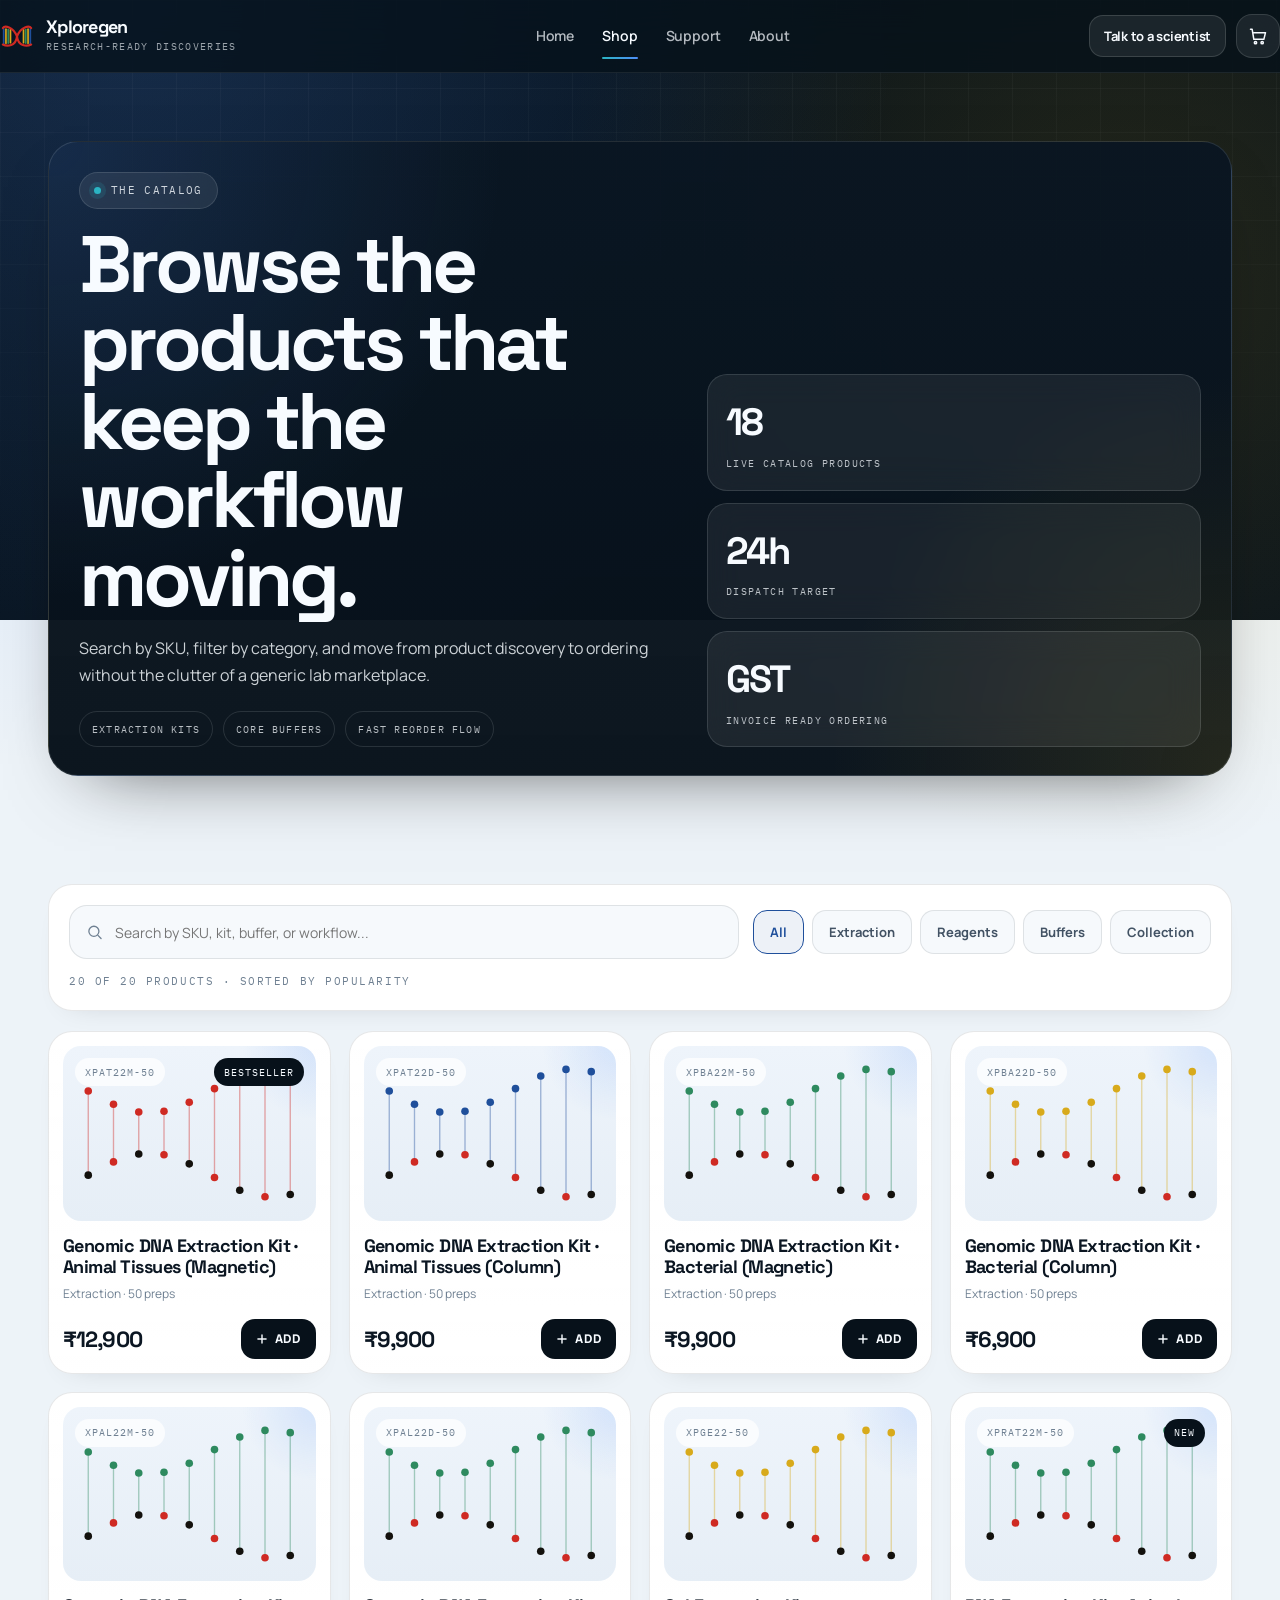
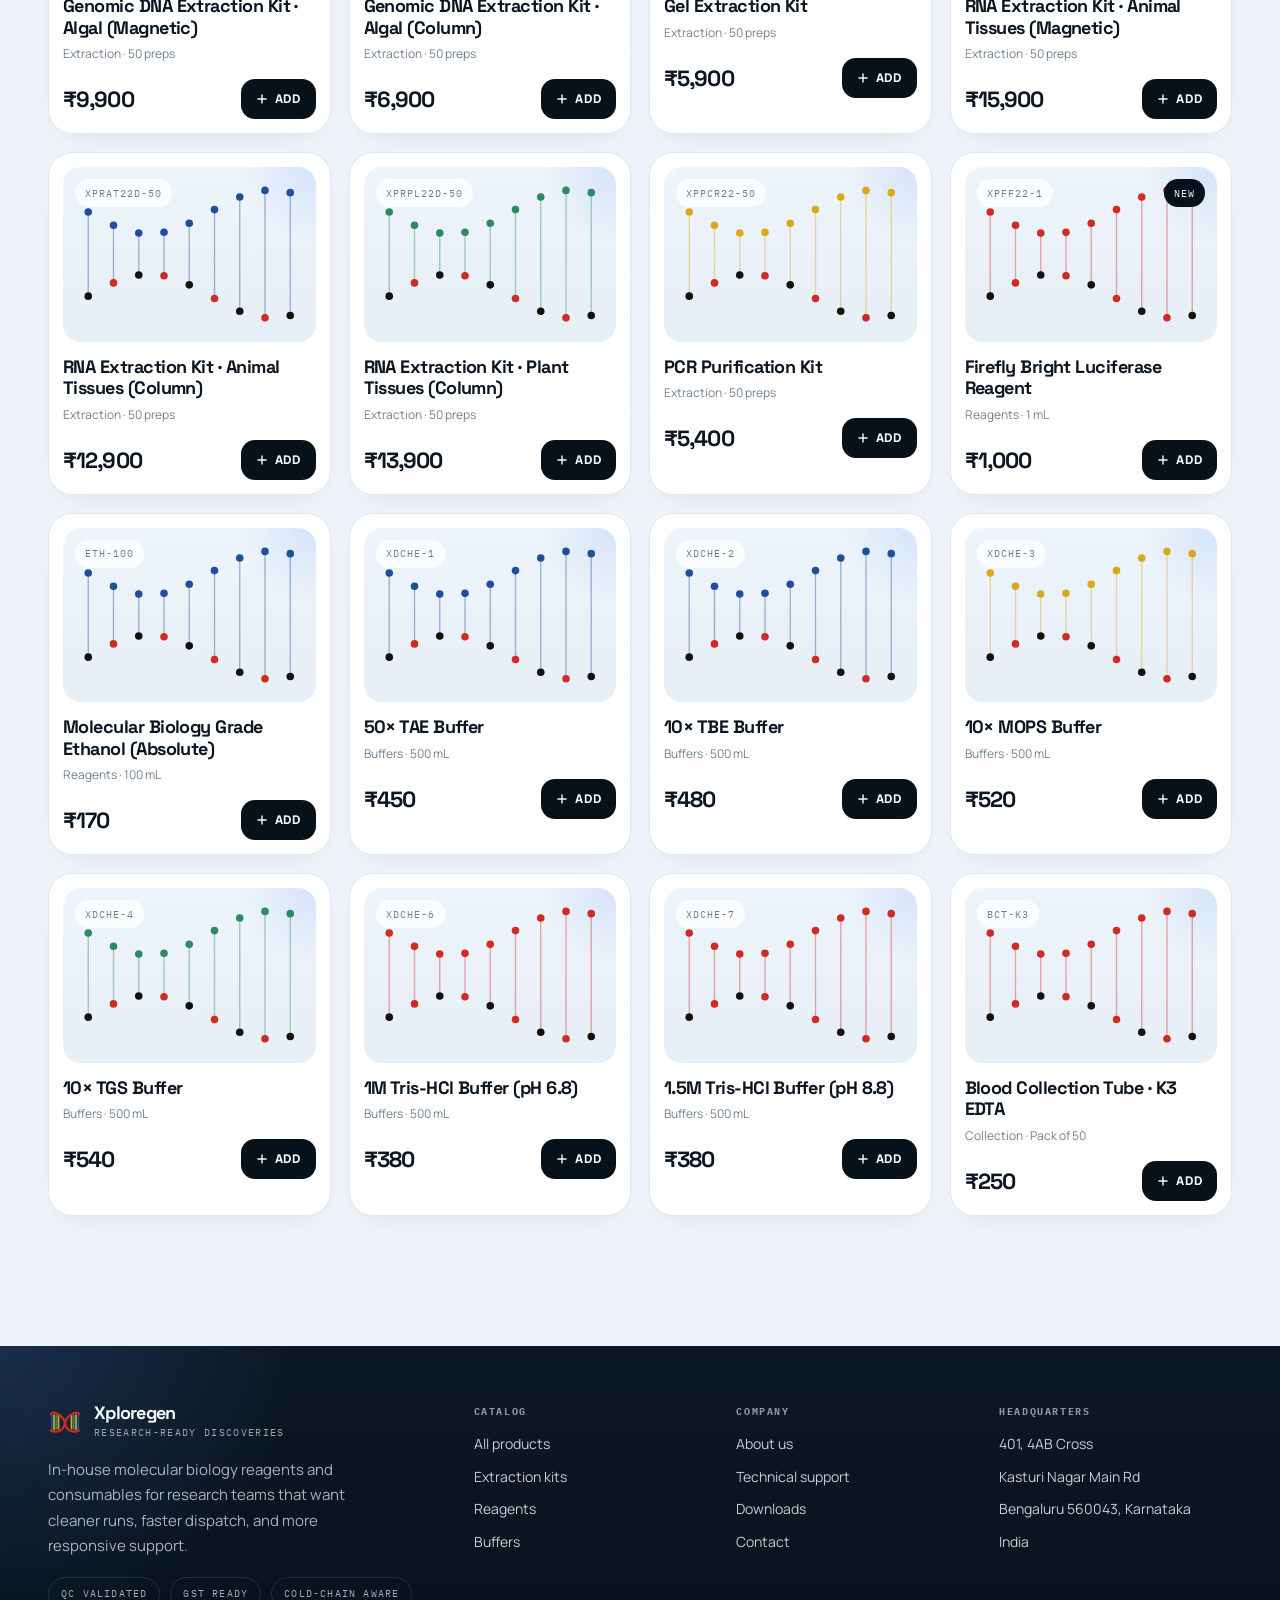
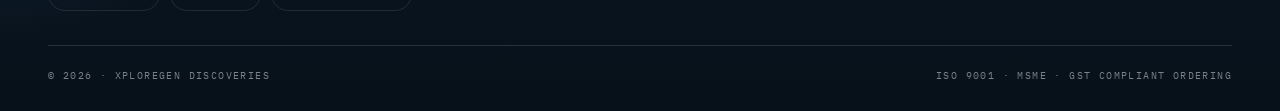
<file: shop.html>
<!doctype html>
<html lang="en">
<head>
  <meta charset="utf-8" />
  <meta name="viewport" content="width=device-width, initial-scale=1" />
  <title>Shop — Xploregen Discoveries</title>
  <meta name="description" content="Browse Xploregen extraction kits, reagents, buffers, and collection supplies." />
  <link rel="icon" href="assets/logo-favicon.png" />

  <link rel="preconnect" href="https://fonts.googleapis.com" />
  <link rel="preconnect" href="https://fonts.gstatic.com" crossorigin />
  <link href="https://fonts.googleapis.com/css2?family=IBM+Plex+Mono:wght@400;500;600&amp;family=Manrope:wght@400;500;600;700;800&amp;family=Space+Grotesk:wght@400;500;600;700&amp;display=swap" rel="stylesheet" />

  <link rel="stylesheet" href="styles.css" />
</head>
<body data-screen-label="Shop">

<header class="site-header">
  <div class="container wrap">
    <a class="brand" href="index.html" aria-label="Xploregen home">
      <span class="brand-logo" data-brand-mark></span>
      <span>
        <span class="brand-name">Xploregen</span>
        <span class="brand-tag">Research-ready discoveries</span>
      </span>
    </a>
    <nav class="site-nav">
      <a href="index.html">Home</a>
      <a href="shop.html" class="active">Shop</a>
      <a href="support.html">Support</a>
      <a href="about.html">About</a>
    </nav>
    <div class="header-actions">
      <a href="support.html" class="btn btn-header">Talk to a scientist</a>
      <a href="cart.html" class="icon-btn" aria-label="Cart">
        <svg width="20" height="20" viewBox="0 0 24 24" fill="none" stroke="currentColor" stroke-width="1.8" stroke-linecap="round" stroke-linejoin="round"><circle cx="9" cy="20" r="1.4"/><circle cx="17" cy="20" r="1.4"/><path d="M3 4h2l2 12h12l2-8H7"/></svg>
        <span class="badge" data-cart-badge>0</span>
      </a>
    </div>
  </div>
</header>

<nav class="mobile-bottom-nav" aria-label="Mobile navigation">
  <div class="mbn-inner">
    <a href="index.html" class="mbn-btn">
      <span class="mbn-icon"><svg width="22" height="22" viewBox="0 0 24 24" fill="none" stroke="currentColor" stroke-width="1.8" stroke-linecap="round" stroke-linejoin="round"><path d="M3 11l9-8 9 8"/><path d="M5 9v11h14V9"/></svg></span>
      <span class="mbn-label">Home</span>
    </a>
    <a href="shop.html" class="mbn-btn">
      <span class="mbn-icon"><svg width="22" height="22" viewBox="0 0 24 24" fill="none" stroke="currentColor" stroke-width="1.8" stroke-linecap="round" stroke-linejoin="round"><path d="M4 7h16l-1.5 12a2 2 0 01-2 1.7H7.5a2 2 0 01-2-1.7L4 7z"/><path d="M9 7V5a3 3 0 016 0v2"/></svg></span>
      <span class="mbn-label">Shop</span>
    </a>
    <a href="about.html" class="mbn-btn">
      <span class="mbn-icon"><svg width="22" height="22" viewBox="0 0 24 24" fill="none" stroke="currentColor" stroke-width="1.8" stroke-linecap="round" stroke-linejoin="round"><circle cx="12" cy="8" r="3.2"/><path d="M5 20c1-3.5 4-5.5 7-5.5s6 2 7 5.5"/></svg></span>
      <span class="mbn-label">About</span>
    </a>
    <a href="cart.html" class="mbn-btn">
      <span class="mbn-icon"><svg width="22" height="22" viewBox="0 0 24 24" fill="none" stroke="currentColor" stroke-width="1.8" stroke-linecap="round" stroke-linejoin="round"><circle cx="9" cy="20" r="1.4"/><circle cx="17" cy="20" r="1.4"/><path d="M3 4h2l2 12h12l2-8H7"/></svg></span>
      <span class="mbn-label">Cart</span>
      <span class="mbn-badge" data-cart-badge style="display:none">0</span>
    </a>
  </div>
</nav>

<main>
  <section class="page-hero">
    <div class="container">
      <div class="page-hero-grid">
        <div>
          <span class="eyebrow"><span class="dot"></span>The catalog</span>
          <h1>Browse the products that keep the workflow moving.</h1>
          <p>
            Search by SKU, filter by category, and move from product discovery to ordering without the clutter of a generic lab marketplace.
          </p>
          <div class="page-kpis">
            <span>Extraction kits</span>
            <span>Core buffers</span>
            <span>Fast reorder flow</span>
          </div>
        </div>

        <div class="page-stat-list">
          <div class="mini-stat">
            <div class="num">18</div>
            <div class="label">live catalog products</div>
          </div>
          <div class="mini-stat">
            <div class="num">24h</div>
            <div class="label">dispatch target</div>
          </div>
          <div class="mini-stat">
            <div class="num">GST</div>
            <div class="label">invoice ready ordering</div>
          </div>
        </div>
      </div>
    </div>
  </section>

  <section class="section">
    <div class="container">
      <div class="catalog-shell">
        <div class="shop-bar">
          <div class="search-input">
            <svg width="18" height="18" viewBox="0 0 24 24" fill="none" stroke="currentColor" stroke-width="1.8" stroke-linecap="round" stroke-linejoin="round"><circle cx="11" cy="11" r="7"/><path d="M21 21l-4.3-4.3"/></svg>
            <input id="search-input" type="search" placeholder="Search by SKU, kit, buffer, or workflow..." />
          </div>
          <div class="cat-pills" id="cat-pills"></div>
        </div>
        <div class="results-line" id="results-line"></div>
      </div>

      <div class="product-grid" id="product-grid" style="margin-top:20px"></div>
    </div>
  </section>
</main>

<footer class="site-footer">
  <div class="container">
    <div class="footer-grid">
      <div class="footer-brand">
        <a class="brand" href="index.html">
          <span class="brand-logo" data-brand-mark></span>
          <span>
            <span class="brand-name">Xploregen</span>
            <span class="brand-tag">Research-ready discoveries</span>
          </span>
        </a>
        <p>In-house molecular biology reagents and consumables for research teams that want cleaner runs, faster dispatch, and more responsive support.</p>
        <div class="footer-badges">
          <span>QC validated</span>
          <span>GST ready</span>
          <span>Cold-chain aware</span>
        </div>
      </div>

      <div>
        <h4>Catalog</h4>
        <ul>
          <li><a href="shop.html">All products</a></li>
          <li><a href="shop.html?cat=Extraction">Extraction kits</a></li>
          <li><a href="shop.html?cat=Reagents">Reagents</a></li>
          <li><a href="shop.html?cat=Buffers">Buffers</a></li>
        </ul>
      </div>

      <div>
        <h4>Company</h4>
        <ul>
          <li><a href="about.html">About us</a></li>
          <li><a href="support.html">Technical support</a></li>
          <li><a href="downloads.html">Downloads</a></li>
          <li><a href="about.html#contact">Contact</a></li>
        </ul>
      </div>

      <div>
        <h4>Headquarters</h4>
        <ul>
          <li>401, 4AB Cross</li>
          <li>Kasturi Nagar Main Rd</li>
          <li>Bengaluru 560043, Karnataka</li>
          <li>India</li>
        </ul>
      </div>
    </div>

    <div class="footer-foot">
      <span>© 2026 · Xploregen Discoveries</span>
      <span>ISO 9001 · MSME · GST compliant ordering</span>
    </div>
  </div>
</footer>

<script src="data.js"></script>
<script src="script.js"></script>
<script>
  document.addEventListener('DOMContentLoaded', () => {
    const grid = document.getElementById('product-grid');
    const pills = document.getElementById('cat-pills');
    const results = document.getElementById('results-line');
    const search = document.getElementById('search-input');

    const cats = ['All', ...new Set(window.XG_PRODUCTS.map((p) => p.cat))];
    const params = new URLSearchParams(location.search);
    let active = params.get('cat') && cats.includes(params.get('cat')) ? params.get('cat') : 'All';
    let q = '';

    function renderPills() {
      pills.innerHTML = cats.map((c) => `<button class="cat-pill ${c === active ? 'active' : ''}" data-cat="${c}">${c}</button>`).join('');
      pills.querySelectorAll('.cat-pill').forEach((b) => b.addEventListener('click', () => { active = b.dataset.cat; renderAll(); }));
    }

    function renderGrid() {
      const filtered = window.XG_PRODUCTS.filter((p) => {
        if (active !== 'All' && p.cat !== active) return false;
        if (q && !(p.name + ' ' + p.sku).toLowerCase().includes(q.toLowerCase())) return false;
        return true;
      });

      results.textContent = `${filtered.length} of ${window.XG_PRODUCTS.length} products · sorted by popularity`;

      if (filtered.length === 0) {
        grid.innerHTML = `<div class="empty-state" style="grid-column:1/-1"><h3>No matches.</h3><p>Try a different search term or switch to another category.</p></div>`;
        return;
      }

      grid.innerHTML = filtered.map((p) => `
        <a class="product-card" href="product.html?id=${p.id}">
          <div class="product-visual">
            ${window.XG_productVisual(p)}
            <span class="sku">${p.sku}</span>
            ${p.tag ? `<span class="tag">${p.tag}</span>` : ''}
          </div>
          <div class="name">${p.name}</div>
          <div class="meta">${p.cat} · ${p.prep}</div>
          <div class="row">
            <span class="price">${window.XG_FMT_INR(p.price)}</span>
            <button class="add" data-add="${p.id}">
              <svg width="14" height="14" viewBox="0 0 24 24" fill="none" stroke="currentColor" stroke-width="2.4" stroke-linecap="round"><path d="M12 5v14M5 12h14"/></svg>
              Add
            </button>
          </div>
        </a>
      `).join('');
      grid.querySelectorAll('[data-add]').forEach((b) => {
        b.addEventListener('click', (e) => { e.preventDefault(); e.stopPropagation(); window.XG_CART.add(b.dataset.add, 1); });
      });
    }

    function renderAll() { renderPills(); renderGrid(); }
    renderAll();
    search.addEventListener('input', (e) => { q = e.target.value; renderGrid(); });
  });
</script>
</body>
</html>
</file>
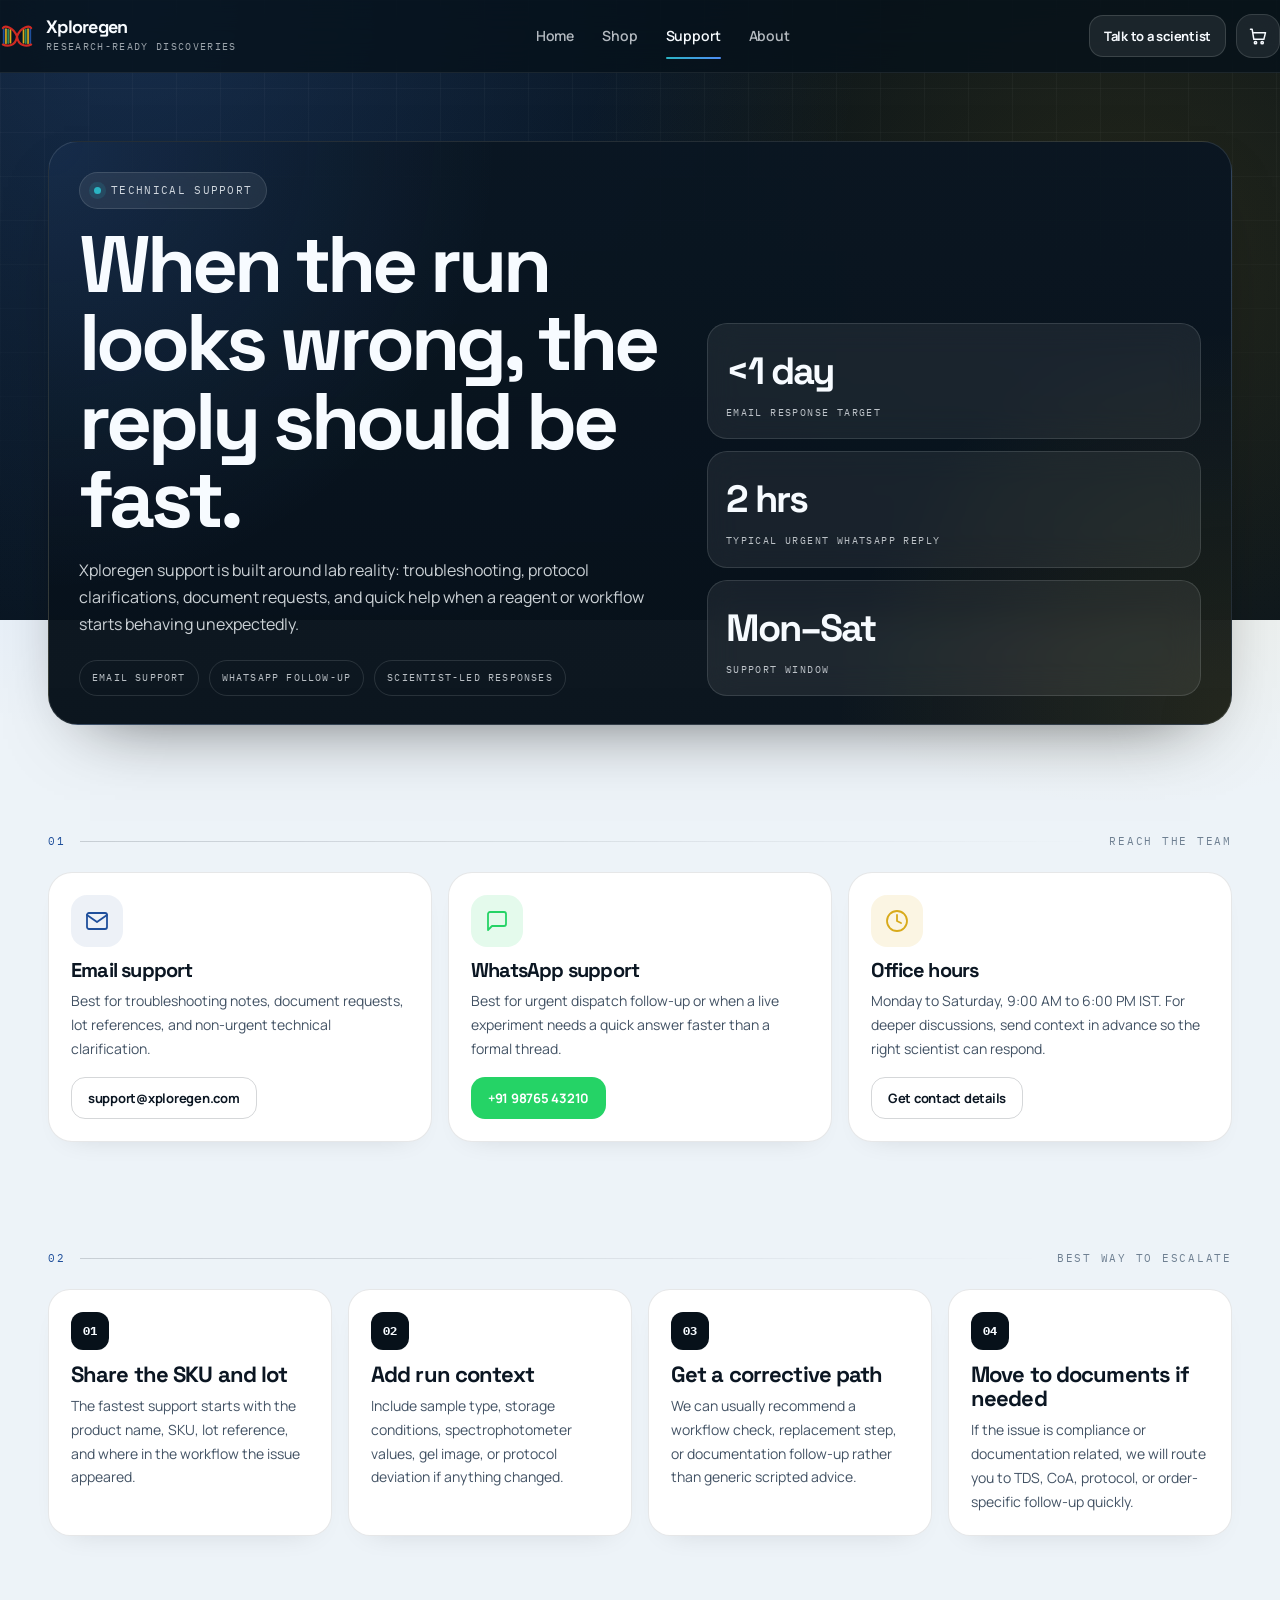
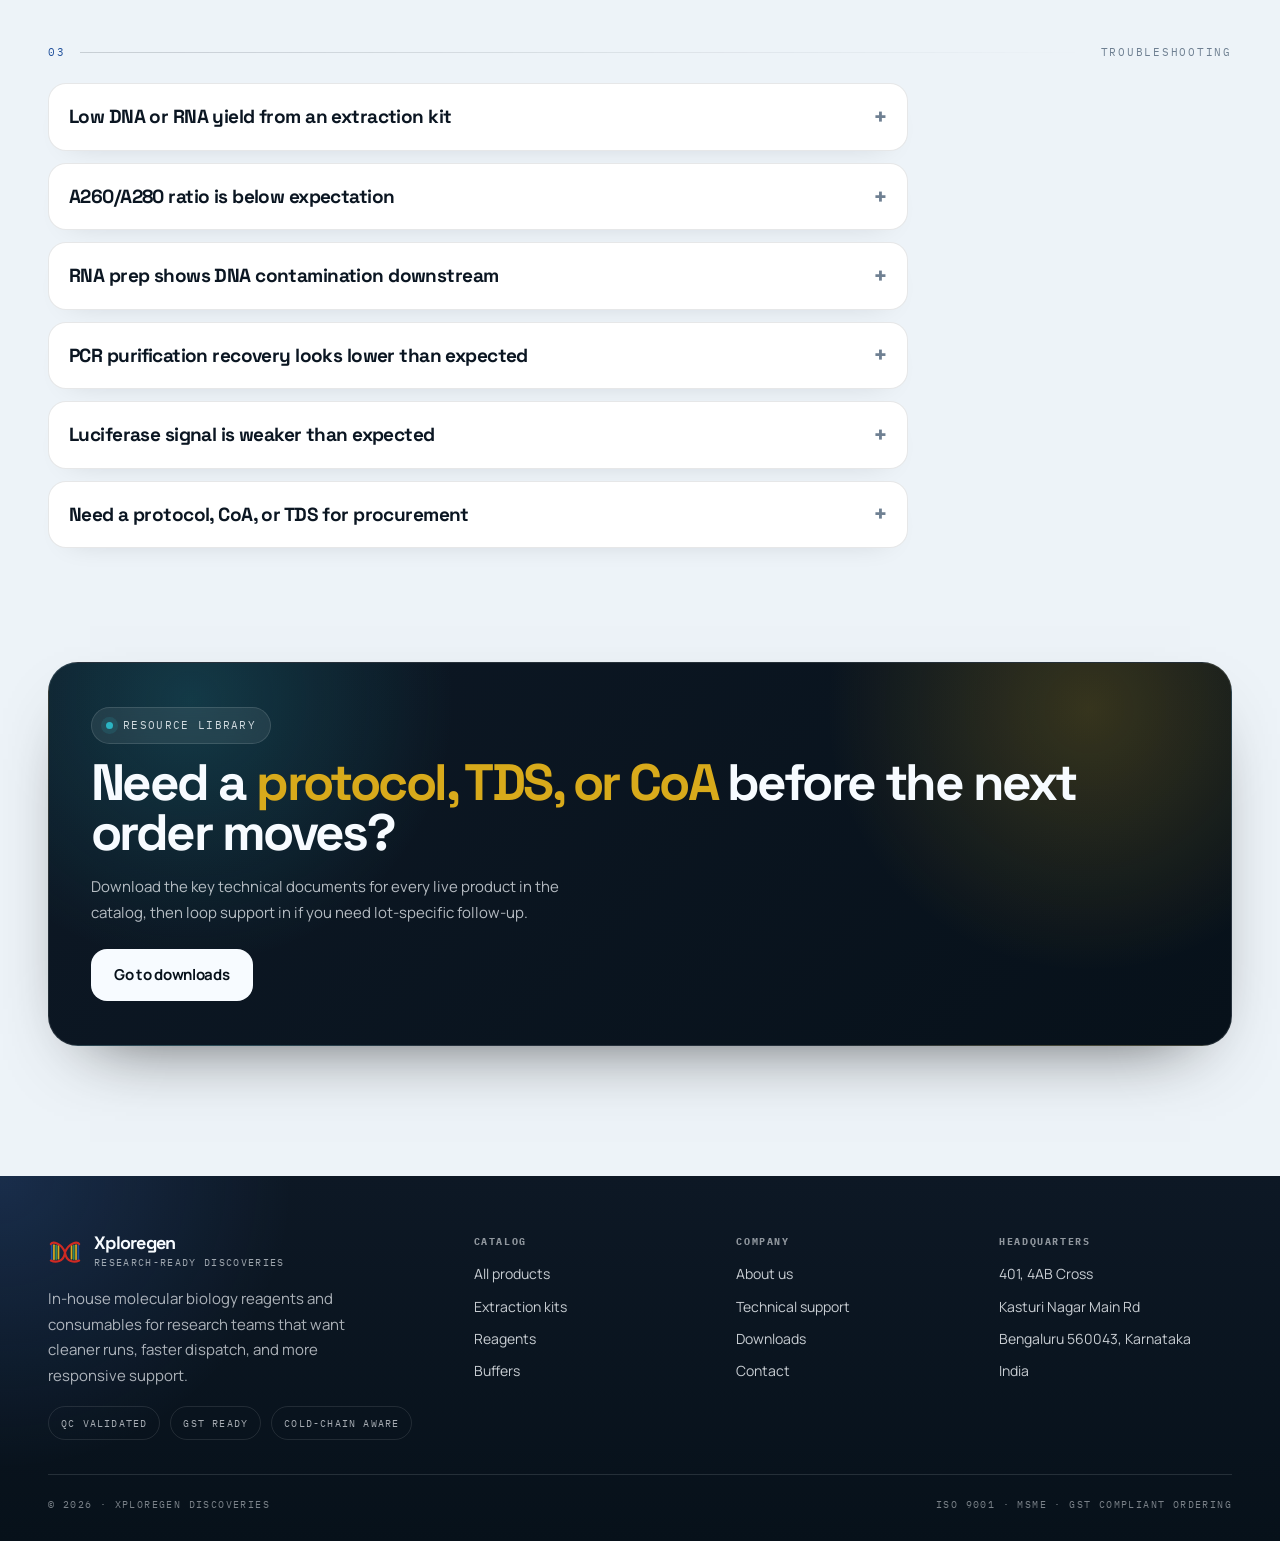
<file: support.html>
<!doctype html>
<html lang="en">
<head>
  <meta charset="utf-8" />
  <meta name="viewport" content="width=device-width, initial-scale=1" />
  <title>Technical Support — Xploregen Discoveries</title>
  <meta name="description" content="Troubleshooting guides, protocol support, and direct access to Xploregen's technical team." />
  <link rel="icon" href="assets/logo-favicon.png" />

  <link rel="preconnect" href="https://fonts.googleapis.com" />
  <link rel="preconnect" href="https://fonts.gstatic.com" crossorigin />
  <link href="https://fonts.googleapis.com/css2?family=IBM+Plex+Mono:wght@400;500;600&amp;family=Manrope:wght@400;500;600;700;800&amp;family=Space+Grotesk:wght@400;500;600;700&amp;display=swap" rel="stylesheet" />

  <link rel="stylesheet" href="styles.css" />
</head>
<body data-screen-label="Support">

<header class="site-header">
  <div class="container wrap">
    <a class="brand" href="index.html" aria-label="Xploregen home">
      <span class="brand-logo" data-brand-mark></span>
      <span>
        <span class="brand-name">Xploregen</span>
        <span class="brand-tag">Research-ready discoveries</span>
      </span>
    </a>
    <nav class="site-nav">
      <a href="index.html">Home</a>
      <a href="shop.html">Shop</a>
      <a href="support.html" class="active">Support</a>
      <a href="about.html">About</a>
    </nav>
    <div class="header-actions">
      <a href="support.html" class="btn btn-header">Talk to a scientist</a>
      <a href="cart.html" class="icon-btn" aria-label="Cart">
        <svg width="20" height="20" viewBox="0 0 24 24" fill="none" stroke="currentColor" stroke-width="1.8" stroke-linecap="round" stroke-linejoin="round"><circle cx="9" cy="20" r="1.4"/><circle cx="17" cy="20" r="1.4"/><path d="M3 4h2l2 12h12l2-8H7"/></svg>
        <span class="badge" data-cart-badge>0</span>
      </a>
    </div>
  </div>
</header>

<nav class="mobile-bottom-nav" aria-label="Mobile navigation">
  <div class="mbn-inner">
    <a href="index.html" class="mbn-btn">
      <span class="mbn-icon"><svg width="22" height="22" viewBox="0 0 24 24" fill="none" stroke="currentColor" stroke-width="1.8" stroke-linecap="round" stroke-linejoin="round"><path d="M3 11l9-8 9 8"/><path d="M5 9v11h14V9"/></svg></span>
      <span class="mbn-label">Home</span>
    </a>
    <a href="shop.html" class="mbn-btn">
      <span class="mbn-icon"><svg width="22" height="22" viewBox="0 0 24 24" fill="none" stroke="currentColor" stroke-width="1.8" stroke-linecap="round" stroke-linejoin="round"><path d="M4 7h16l-1.5 12a2 2 0 01-2 1.7H7.5a2 2 0 01-2-1.7L4 7z"/><path d="M9 7V5a3 3 0 016 0v2"/></svg></span>
      <span class="mbn-label">Shop</span>
    </a>
    <a href="about.html" class="mbn-btn">
      <span class="mbn-icon"><svg width="22" height="22" viewBox="0 0 24 24" fill="none" stroke="currentColor" stroke-width="1.8" stroke-linecap="round" stroke-linejoin="round"><circle cx="12" cy="8" r="3.2"/><path d="M5 20c1-3.5 4-5.5 7-5.5s6 2 7 5.5"/></svg></span>
      <span class="mbn-label">About</span>
    </a>
    <a href="cart.html" class="mbn-btn">
      <span class="mbn-icon"><svg width="22" height="22" viewBox="0 0 24 24" fill="none" stroke="currentColor" stroke-width="1.8" stroke-linecap="round" stroke-linejoin="round"><circle cx="9" cy="20" r="1.4"/><circle cx="17" cy="20" r="1.4"/><path d="M3 4h2l2 12h12l2-8H7"/></svg></span>
      <span class="mbn-label">Cart</span>
      <span class="mbn-badge" data-cart-badge style="display:none">0</span>
    </a>
  </div>
</nav>

<main>
  <section class="page-hero">
    <div class="container">
      <div class="page-hero-grid">
        <div>
          <span class="eyebrow"><span class="dot"></span>Technical support</span>
          <h1>When the run looks wrong, the reply should be fast.</h1>
          <p>
            Xploregen support is built around lab reality: troubleshooting, protocol clarifications, document requests, and quick help when a reagent or workflow starts behaving unexpectedly.
          </p>
          <div class="page-kpis">
            <span>Email support</span>
            <span>WhatsApp follow-up</span>
            <span>Scientist-led responses</span>
          </div>
        </div>

        <div class="page-stat-list">
          <div class="mini-stat">
            <div class="num">&lt;1 day</div>
            <div class="label">email response target</div>
          </div>
          <div class="mini-stat">
            <div class="num">2 hrs</div>
            <div class="label">typical urgent WhatsApp reply</div>
          </div>
          <div class="mini-stat">
            <div class="num">Mon–Sat</div>
            <div class="label">support window</div>
          </div>
        </div>
      </div>
    </div>
  </section>

  <section class="section">
    <div class="container">
      <div class="section-rule">
        <span class="num">01</span><span class="line"></span><span class="label">Reach the team</span>
      </div>
      <div class="support-channels">
        <div class="support-card">
          <div class="support-icon">
            <svg width="24" height="24" viewBox="0 0 24 24" fill="none" stroke="currentColor" stroke-width="1.8" stroke-linecap="round" stroke-linejoin="round"><path d="M4 4h16c1.1 0 2 .9 2 2v12c0 1.1-.9 2-2 2H4c-1.1 0-2-.9-2-2V6c0-1.1.9-2 2-2z"/><polyline points="22,6 12,13 2,6"/></svg>
          </div>
          <h4>Email support</h4>
          <p>Best for troubleshooting notes, document requests, lot references, and non-urgent technical clarification.</p>
          <div style="margin-top:16px"><a href="mailto:support@xploregen.com" class="btn btn-sm btn-outline">support@xploregen.com</a></div>
        </div>

        <div class="support-card">
          <div class="support-icon" style="background:rgba(37, 211, 102, 0.12);color:#25d366">
            <svg width="24" height="24" viewBox="0 0 24 24" fill="none" stroke="currentColor" stroke-width="1.8" stroke-linecap="round" stroke-linejoin="round"><path d="M21 15a2 2 0 01-2 2H7l-4 4V5a2 2 0 012-2h14a2 2 0 012 2z"/></svg>
          </div>
          <h4>WhatsApp support</h4>
          <p>Best for urgent dispatch follow-up or when a live experiment needs a quick answer faster than a formal thread.</p>
          <div style="margin-top:16px"><a href="https://wa.me/919876543210" class="btn btn-sm" style="background:#25d366;color:#fff">+91 98765 43210</a></div>
        </div>

        <div class="support-card">
          <div class="support-icon" style="background:rgba(216, 170, 27, 0.12);color:var(--yellow)">
            <svg width="24" height="24" viewBox="0 0 24 24" fill="none" stroke="currentColor" stroke-width="1.8" stroke-linecap="round" stroke-linejoin="round"><circle cx="12" cy="12" r="10"/><polyline points="12,6 12,12 16,14"/></svg>
          </div>
          <h4>Office hours</h4>
          <p>Monday to Saturday, 9:00 AM to 6:00 PM IST. For deeper discussions, send context in advance so the right scientist can respond.</p>
          <div style="margin-top:16px"><a href="about.html#contact" class="btn btn-sm btn-outline">Get contact details</a></div>
        </div>
      </div>
    </div>
  </section>

  <section class="section">
    <div class="container">
      <div class="section-rule">
        <span class="num">02</span><span class="line"></span><span class="label">Best way to escalate</span>
      </div>
      <div class="process-grid">
        <div class="process-card">
          <div class="step-num">01</div>
          <h4>Share the SKU and lot</h4>
          <p>The fastest support starts with the product name, SKU, lot reference, and where in the workflow the issue appeared.</p>
        </div>
        <div class="process-card">
          <div class="step-num">02</div>
          <h4>Add run context</h4>
          <p>Include sample type, storage conditions, spectrophotometer values, gel image, or protocol deviation if anything changed.</p>
        </div>
        <div class="process-card">
          <div class="step-num">03</div>
          <h4>Get a corrective path</h4>
          <p>We can usually recommend a workflow check, replacement step, or documentation follow-up rather than generic scripted advice.</p>
        </div>
        <div class="process-card">
          <div class="step-num">04</div>
          <h4>Move to documents if needed</h4>
          <p>If the issue is compliance or documentation related, we will route you to TDS, CoA, protocol, or order-specific follow-up quickly.</p>
        </div>
      </div>
    </div>
  </section>

  <section class="section">
    <div class="container">
      <div class="section-rule">
        <span class="num">03</span><span class="line"></span><span class="label">Troubleshooting</span>
      </div>
      <div class="faq-list" style="max-width:860px">
        <details class="faq-item">
          <summary>Low DNA or RNA yield from an extraction kit</summary>
          <div class="faq-body">
            <p>Check that lysis was complete, that the membrane or bead workflow was not overloaded, and that elution conditions match the sample type. Pre-warming elution buffer and allowing brief contact time before spin-out usually helps.</p>
            <p>For lipid-rich or difficult matrices, lower input quantity and slightly longer lysis can improve reproducibility more than pushing maximum input mass.</p>
          </div>
        </details>

        <details class="faq-item">
          <summary>A260/A280 ratio is below expectation</summary>
          <div class="faq-body">
            <p>That usually points to carryover or a wash step issue. Confirm the blank was prepared with the same elution medium, and do not shortcut the protein wash or dry spin stages before elution.</p>
            <p>If the sample class is especially protein-heavy, a second wash cycle is often more useful than increasing elution volume.</p>
          </div>
        </details>

        <details class="faq-item">
          <summary>RNA prep shows DNA contamination downstream</summary>
          <div class="faq-body">
            <p>Add an on-column DNase treatment if the downstream application is especially sensitive. Also review surface handling, pipette cleanliness, and thaw cycles if contamination appears inconsistently.</p>
          </div>
        </details>

        <details class="faq-item">
          <summary>PCR purification recovery looks lower than expected</summary>
          <div class="faq-body">
            <p>Short fragments often need extra attention. Isopropanol addition before loading, plus a smaller, warmed elution volume, usually improves recovery for low-length products.</p>
          </div>
        </details>

        <details class="faq-item">
          <summary>Luciferase signal is weaker than expected</summary>
          <div class="faq-body">
            <p>Make sure the reagent is fully equilibrated before use and avoid repeated freeze-thaw exposure. Signal variability often comes from handling conditions rather than assay chemistry alone.</p>
          </div>
        </details>

        <details class="faq-item">
          <summary>Need a protocol, CoA, or TDS for procurement</summary>
          <div class="faq-body">
            <p>The fastest path is usually the downloads section. For lot-specific CoA requests that are not listed, send the order reference and lot number to support so the right document can be matched quickly.</p>
          </div>
        </details>
      </div>
    </div>
  </section>

  <section class="section">
    <div class="container">
      <div class="bulk-cta">
        <span class="eyebrow"><span class="dot"></span>Resource library</span>
        <h2>Need a <em>protocol, TDS, or CoA</em> before the next order moves?</h2>
        <p>Download the key technical documents for every live product in the catalog, then loop support in if you need lot-specific follow-up.</p>
        <a href="downloads.html" class="btn">Go to downloads</a>
      </div>
    </div>
  </section>
</main>

<footer class="site-footer">
  <div class="container">
    <div class="footer-grid">
      <div class="footer-brand">
        <a class="brand" href="index.html">
          <span class="brand-logo" data-brand-mark></span>
          <span>
            <span class="brand-name">Xploregen</span>
            <span class="brand-tag">Research-ready discoveries</span>
          </span>
        </a>
        <p>In-house molecular biology reagents and consumables for research teams that want cleaner runs, faster dispatch, and more responsive support.</p>
        <div class="footer-badges">
          <span>QC validated</span>
          <span>GST ready</span>
          <span>Cold-chain aware</span>
        </div>
      </div>

      <div>
        <h4>Catalog</h4>
        <ul>
          <li><a href="shop.html">All products</a></li>
          <li><a href="shop.html?cat=Extraction">Extraction kits</a></li>
          <li><a href="shop.html?cat=Reagents">Reagents</a></li>
          <li><a href="shop.html?cat=Buffers">Buffers</a></li>
        </ul>
      </div>

      <div>
        <h4>Company</h4>
        <ul>
          <li><a href="about.html">About us</a></li>
          <li><a href="support.html">Technical support</a></li>
          <li><a href="downloads.html">Downloads</a></li>
          <li><a href="about.html#contact">Contact</a></li>
        </ul>
      </div>

      <div>
        <h4>Headquarters</h4>
        <ul>
          <li>401, 4AB Cross</li>
          <li>Kasturi Nagar Main Rd</li>
          <li>Bengaluru 560043, Karnataka</li>
          <li>India</li>
        </ul>
      </div>
    </div>

    <div class="footer-foot">
      <span>© 2026 · Xploregen Discoveries</span>
      <span>ISO 9001 · MSME · GST compliant ordering</span>
    </div>
  </div>
</footer>

<script src="data.js"></script>
<script src="script.js"></script>
</body>
</html>
</file>
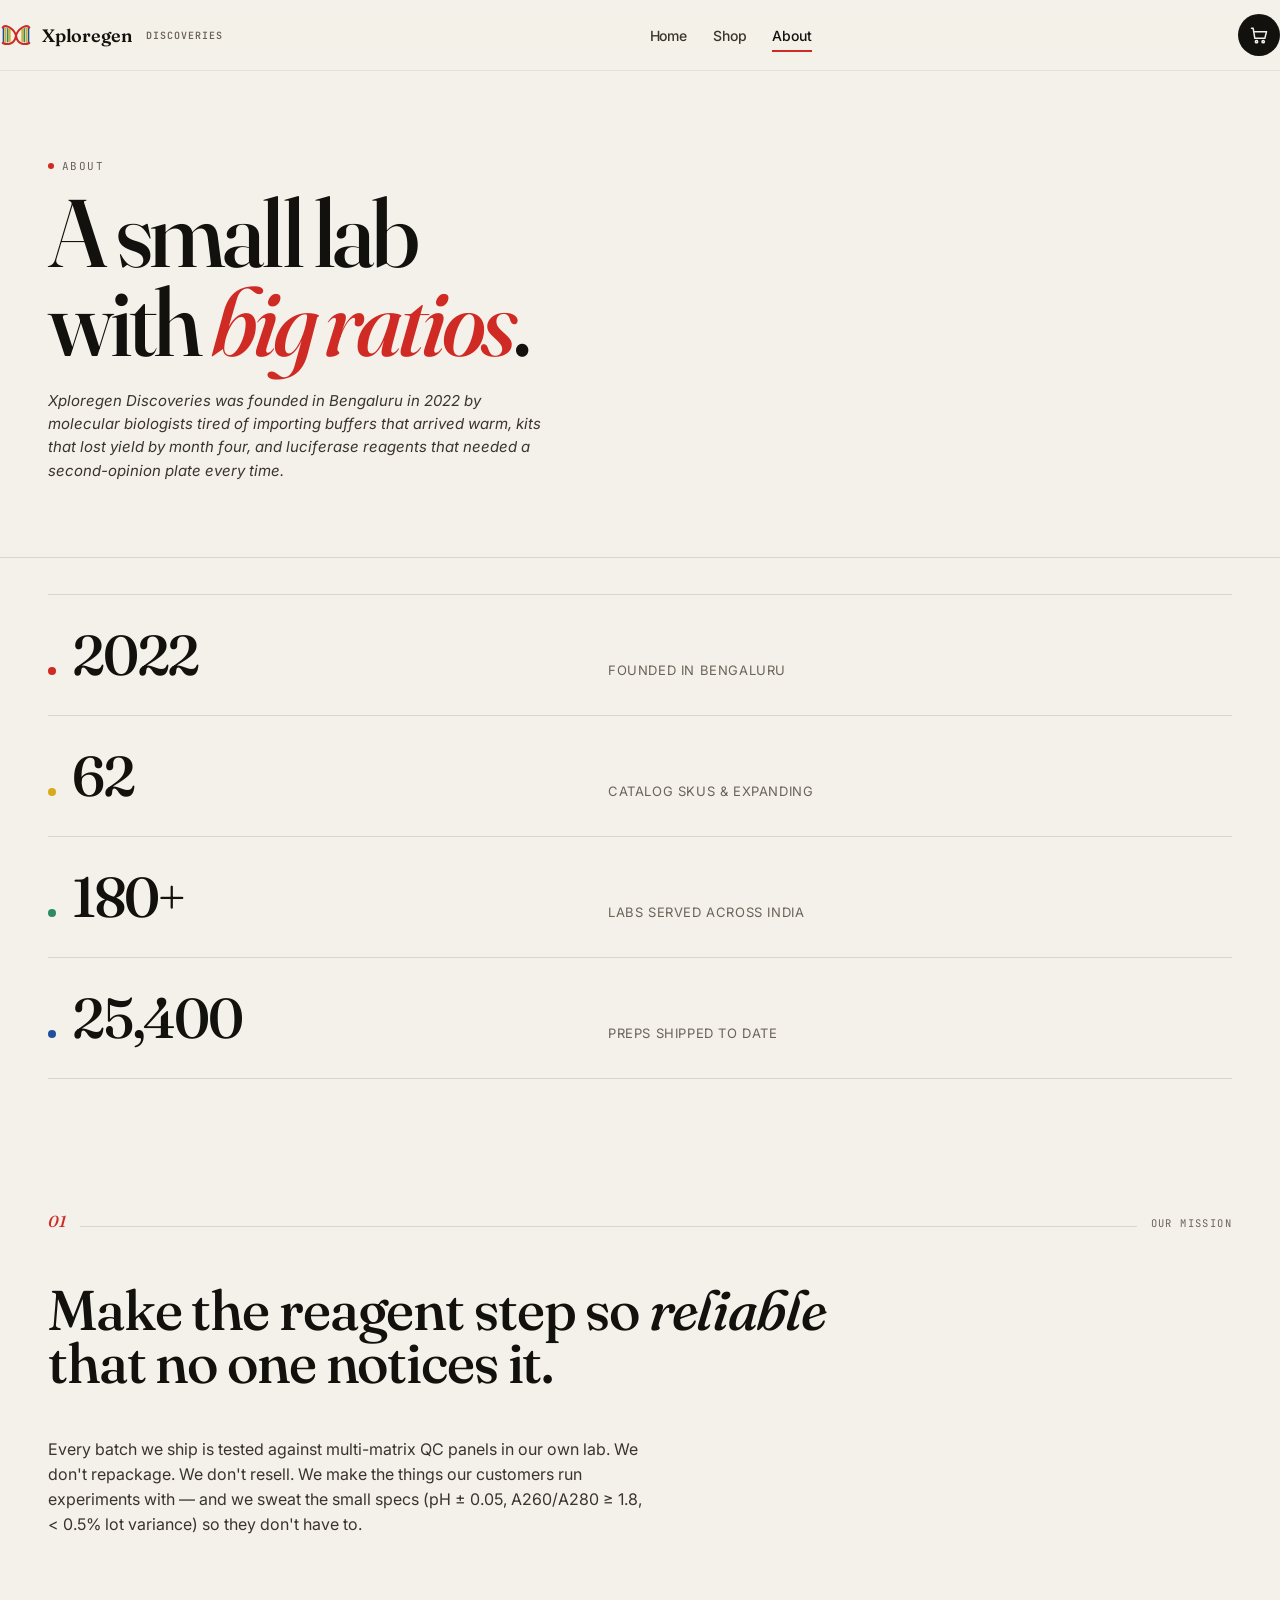
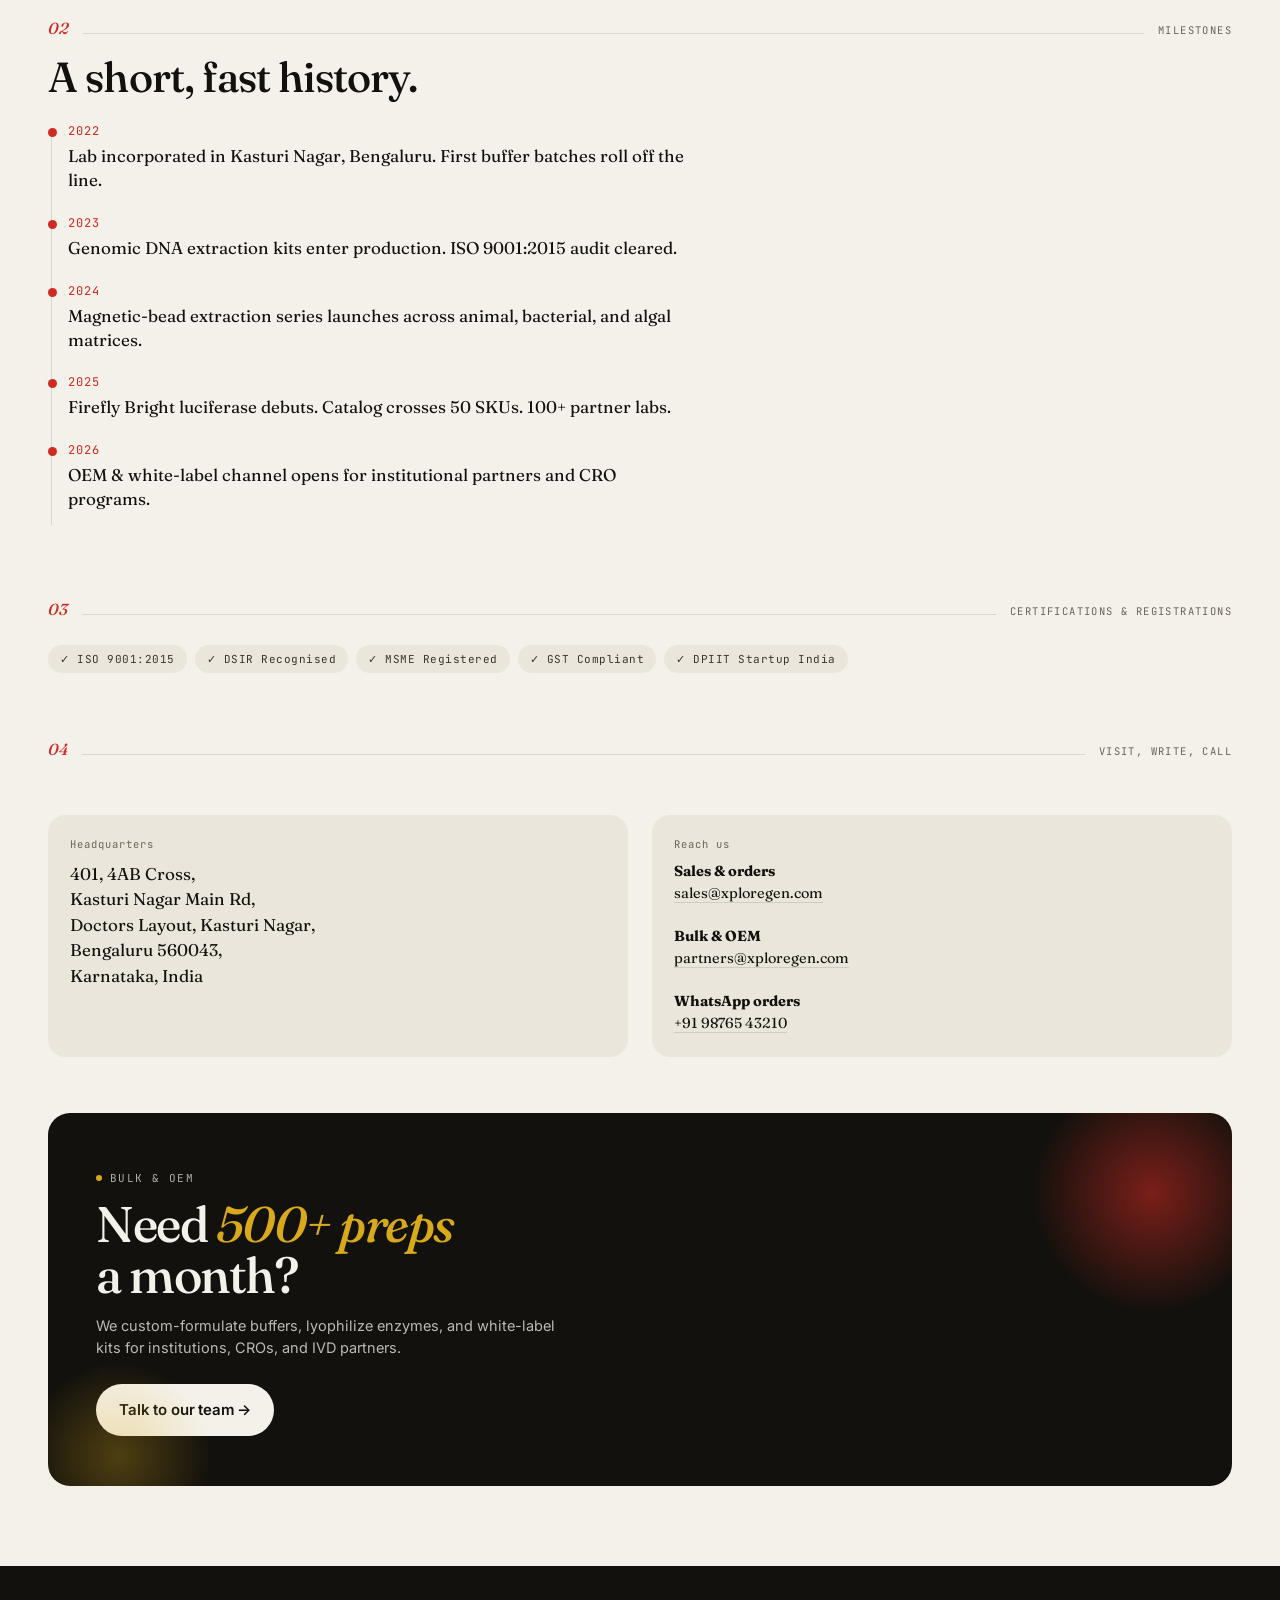
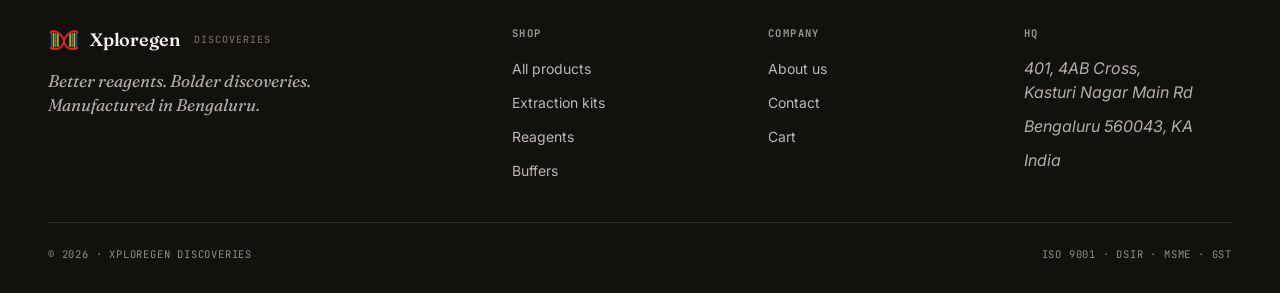
<file: web/about.html>
<!doctype html>
<html lang="en">
<head>
  <meta charset="utf-8" />
  <meta name="viewport" content="width=device-width, initial-scale=1" />
  <title>About — Xploregen Discoveries</title>
  <link rel="icon" href="assets/logo-favicon.png" />

  <link rel="preconnect" href="https://fonts.googleapis.com" />
  <link rel="preconnect" href="https://fonts.gstatic.com" crossorigin />
  <link href="https://fonts.googleapis.com/css2?family=Inter:wght@400;500;600;700;800&family=Fraunces:ital,opsz,wght@0,9..144,400;0,9..144,500;0,9..144,600;0,9..144,700;1,9..144,400;1,9..144,500;1,9..144,600&family=JetBrains+Mono:wght@400;500;600&display=swap" rel="stylesheet" />

  <link rel="stylesheet" href="styles.css" />
</head>
<body data-screen-label="About">

<header class="site-header">
  <div class="container wrap">
    <a class="brand" href="index.html"><span class="brand-logo" data-brand-mark></span><span class="brand-name">Xploregen</span><span class="brand-tag">Discoveries</span></a>
    <nav class="site-nav">
      <a href="index.html">Home</a>
      <a href="shop.html">Shop</a>
      <a href="about.html" class="active">About</a>
    </nav>
    <div class="header-actions">
      <a href="cart.html" class="icon-btn" aria-label="Cart">
        <svg width="20" height="20" viewBox="0 0 24 24" fill="none" stroke="currentColor" stroke-width="1.8" stroke-linecap="round" stroke-linejoin="round"><circle cx="9" cy="20" r="1.4"/><circle cx="17" cy="20" r="1.4"/><path d="M3 4h2l2 12h12l2-8H7"/></svg>
        <span class="badge" data-cart-badge>0</span>
      </a>
    </div>
  </div>
</header>

<!-- ─────────── Mobile Bottom Nav ─────────── -->
<nav class="mobile-bottom-nav" aria-label="Mobile navigation">
  <div class="mbn-inner">
    <a href="index.html" class="mbn-btn">
      <span class="mbn-icon"><svg width="22" height="22" viewBox="0 0 24 24" fill="none" stroke="currentColor" stroke-width="1.8" stroke-linecap="round" stroke-linejoin="round"><path d="M3 11l9-8 9 8"/><path d="M5 9v11h14V9"/></svg></span>
      <span class="mbn-label">Home</span>
    </a>
    <a href="shop.html" class="mbn-btn">
      <span class="mbn-icon"><svg width="22" height="22" viewBox="0 0 24 24" fill="none" stroke="currentColor" stroke-width="1.8" stroke-linecap="round" stroke-linejoin="round"><path d="M4 7h16l-1.5 12a2 2 0 01-2 1.7H7.5a2 2 0 01-2-1.7L4 7z"/><path d="M9 7V5a3 3 0 016 0v2"/></svg></span>
      <span class="mbn-label">Shop</span>
    </a>
    <a href="about.html" class="mbn-btn">
      <span class="mbn-icon"><svg width="22" height="22" viewBox="0 0 24 24" fill="none" stroke="currentColor" stroke-width="1.8" stroke-linecap="round" stroke-linejoin="round"><circle cx="12" cy="8" r="3.2"/><path d="M5 20c1-3.5 4-5.5 7-5.5s6 2 7 5.5"/></svg></span>
      <span class="mbn-label">About</span>
    </a>
    <a href="cart.html" class="mbn-btn">
      <span class="mbn-icon"><svg width="22" height="22" viewBox="0 0 24 24" fill="none" stroke="currentColor" stroke-width="1.8" stroke-linecap="round" stroke-linejoin="round"><circle cx="9" cy="20" r="1.4"/><circle cx="17" cy="20" r="1.4"/><path d="M3 4h2l2 12h12l2-8H7"/></svg></span>
      <span class="mbn-label">Cart</span>
      <span class="mbn-badge" data-cart-badge style="display:none">0</span>
    </a>
  </div>
</nav>

<!-- Hero -->
<section class="page-hero">
  <div class="container">
    <span class="eyebrow"><span class="dot"></span>About</span>
    <h1>A small lab<br/>with <em class="accent">big ratios</em>.</h1>
    <p class="lead" style="margin-top:24px">
      Xploregen Discoveries was founded in Bengaluru in 2022 by molecular biologists tired of importing buffers that arrived warm, kits that lost yield by month four, and luciferase reagents that needed a second-opinion plate every time.
    </p>
  </div>
</section>

<!-- Stats -->
<section>
  <div class="container">
    <div class="about-stats">
      <div class="row">
        <span class="dot" style="background:var(--red)"></span>
        <span class="num">2022</span>
        <span class="label">Founded in Bengaluru</span>
      </div>
      <div class="row">
        <span class="dot" style="background:var(--yellow)"></span>
        <span class="num">62</span>
        <span class="label">Catalog SKUs &amp; expanding</span>
      </div>
      <div class="row">
        <span class="dot" style="background:var(--green)"></span>
        <span class="num">180+</span>
        <span class="label">Labs served across India</span>
      </div>
      <div class="row">
        <span class="dot" style="background:var(--blue)"></span>
        <span class="num">25,400</span>
        <span class="label">Preps shipped to date</span>
      </div>
    </div>
  </div>
</section>

<!-- Mission split -->
<section>
  <div class="container" style="display:grid;grid-template-columns:1fr;gap:32px;padding-top:30px">
    <div class="section-rule"><span class="num">01</span><span class="line"></span><span class="label">Our Mission</span></div>
    <h2 class="display" style="font-size:clamp(32px,4.5vw,56px)">
      Make the reagent step so <em>reliable</em><br/>that no one notices&nbsp;it.
    </h2>
    <p class="body" style="font-size:16px;max-width:60ch">
      Every batch we ship is tested against multi-matrix QC panels in our own lab. We don't repackage. We don't resell. We make the things our customers run experiments with — and we sweat the small specs (pH ± 0.05, A260/A280 ≥ 1.8, &lt; 0.5% lot variance) so they don't have to.
    </p>
  </div>
</section>

<!-- Timeline -->
<section>
  <div class="container">
    <div class="section-rule"><span class="num">02</span><span class="line"></span><span class="label">Milestones</span></div>
    <h2 class="display" style="font-size:clamp(28px,3.6vw,42px)">A short, fast history.</h2>
    <div class="timeline" style="margin-top:24px;max-width:640px">
      <div class="timeline-item">
        <div class="year">2022</div>
        <p>Lab incorporated in Kasturi Nagar, Bengaluru. First buffer batches roll off the line.</p>
      </div>
      <div class="timeline-item">
        <div class="year">2023</div>
        <p>Genomic DNA extraction kits enter production. ISO 9001:2015 audit cleared.</p>
      </div>
      <div class="timeline-item">
        <div class="year">2024</div>
        <p>Magnetic-bead extraction series launches across animal, bacterial, and algal matrices.</p>
      </div>
      <div class="timeline-item">
        <div class="year">2025</div>
        <p>Firefly Bright luciferase debuts. Catalog crosses 50 SKUs. 100+ partner labs.</p>
      </div>
      <div class="timeline-item">
        <div class="year">2026</div>
        <p>OEM &amp; white-label channel opens for institutional partners and CRO programs.</p>
      </div>
    </div>
  </div>
</section>

<!-- Certifications -->
<section>
  <div class="container">
    <div class="section-rule"><span class="num">03</span><span class="line"></span><span class="label">Certifications &amp; registrations</span></div>
    <div class="cert-row">
      <span class="cert">✓ ISO 9001:2015</span>
      <span class="cert">✓ DSIR Recognised</span>
      <span class="cert">✓ MSME Registered</span>
      <span class="cert">✓ GST Compliant</span>
      <span class="cert">✓ DPIIT Startup India</span>
    </div>
  </div>
</section>

<!-- Contact / Address -->
<section id="contact">
  <div class="container">
    <div class="section-rule"><span class="num">04</span><span class="line"></span><span class="label">Visit, write, call</span></div>
    <div style="display:grid;grid-template-columns:1fr;gap:18px" class="contact-grid">
      <div class="address-card">
        <div class="label">Headquarters</div>
        <div class="addr">
          401, 4AB Cross,<br/>
          Kasturi Nagar Main Rd,<br/>
          Doctors Layout, Kasturi Nagar,<br/>
          Bengaluru 560043,<br/>
          Karnataka, India
        </div>
      </div>
      <div class="address-card">
        <div class="label">Reach us</div>
        <div class="addr" style="font-style:normal;font-size:14.5px">
          <strong>Sales &amp; orders</strong><br/>
          <a href="mailto:sales@xploregen.com" style="border-bottom:1px solid var(--hair)">sales@xploregen.com</a><br/><br/>
          <strong>Bulk &amp; OEM</strong><br/>
          <a href="mailto:partners@xploregen.com" style="border-bottom:1px solid var(--hair)">partners@xploregen.com</a><br/><br/>
          <strong>WhatsApp orders</strong><br/>
          <a href="https://wa.me/919876543210" style="border-bottom:1px solid var(--hair)">+91 98765 43210</a>
        </div>
      </div>
    </div>
  </div>
</section>

<style>
  @media (min-width: 768px) {
    .contact-grid { grid-template-columns: 1fr 1fr !important; gap: 24px !important; }
  }
</style>

<!-- Bulk CTA -->
<section>
  <div class="container">
    <div class="bulk-cta">
      <span class="eyebrow"><span class="dot"></span>Bulk &amp; OEM</span>
      <h2>Need <em>500+ preps</em><br/>a month?</h2>
      <p>We custom-formulate buffers, lyophilize enzymes, and white-label kits for institutions, CROs, and IVD partners.</p>
      <a href="mailto:partners@xploregen.com" class="btn">Talk to our team →</a>
    </div>
  </div>
</section>

<footer class="site-footer">
  <div class="container">
    <div class="footer-grid">
      <div class="footer-brand"><a class="brand" href="index.html"><span class="brand-logo" data-brand-mark></span><span class="brand-name">Xploregen</span><span class="brand-tag">Discoveries</span></a>
        <p>Better reagents. Bolder discoveries. Manufactured in Bengaluru.</p>
      </div>
      <div><h4>Shop</h4><ul><li><a href="shop.html">All products</a></li><li><a href="shop.html?cat=Extraction">Extraction kits</a></li><li><a href="shop.html?cat=Reagents">Reagents</a></li><li><a href="shop.html?cat=Buffers">Buffers</a></li></ul></div>
      <div><h4>Company</h4><ul><li><a href="about.html">About us</a></li><li><a href="about.html#contact">Contact</a></li><li><a href="cart.html">Cart</a></li></ul></div>
      <div><h4>HQ</h4><ul style="font-style:italic;opacity:0.7"><li>401, 4AB Cross,<br/>Kasturi Nagar Main Rd</li><li>Bengaluru 560043, KA</li><li>India</li></ul></div>
    </div>
    <div class="footer-foot"><span>© 2026 · Xploregen Discoveries</span><span>ISO 9001 · DSIR · MSME · GST</span></div>
  </div>
</footer>

<script src="data.js"></script>
<script src="script.js"></script>
</body>
</html>
</file>
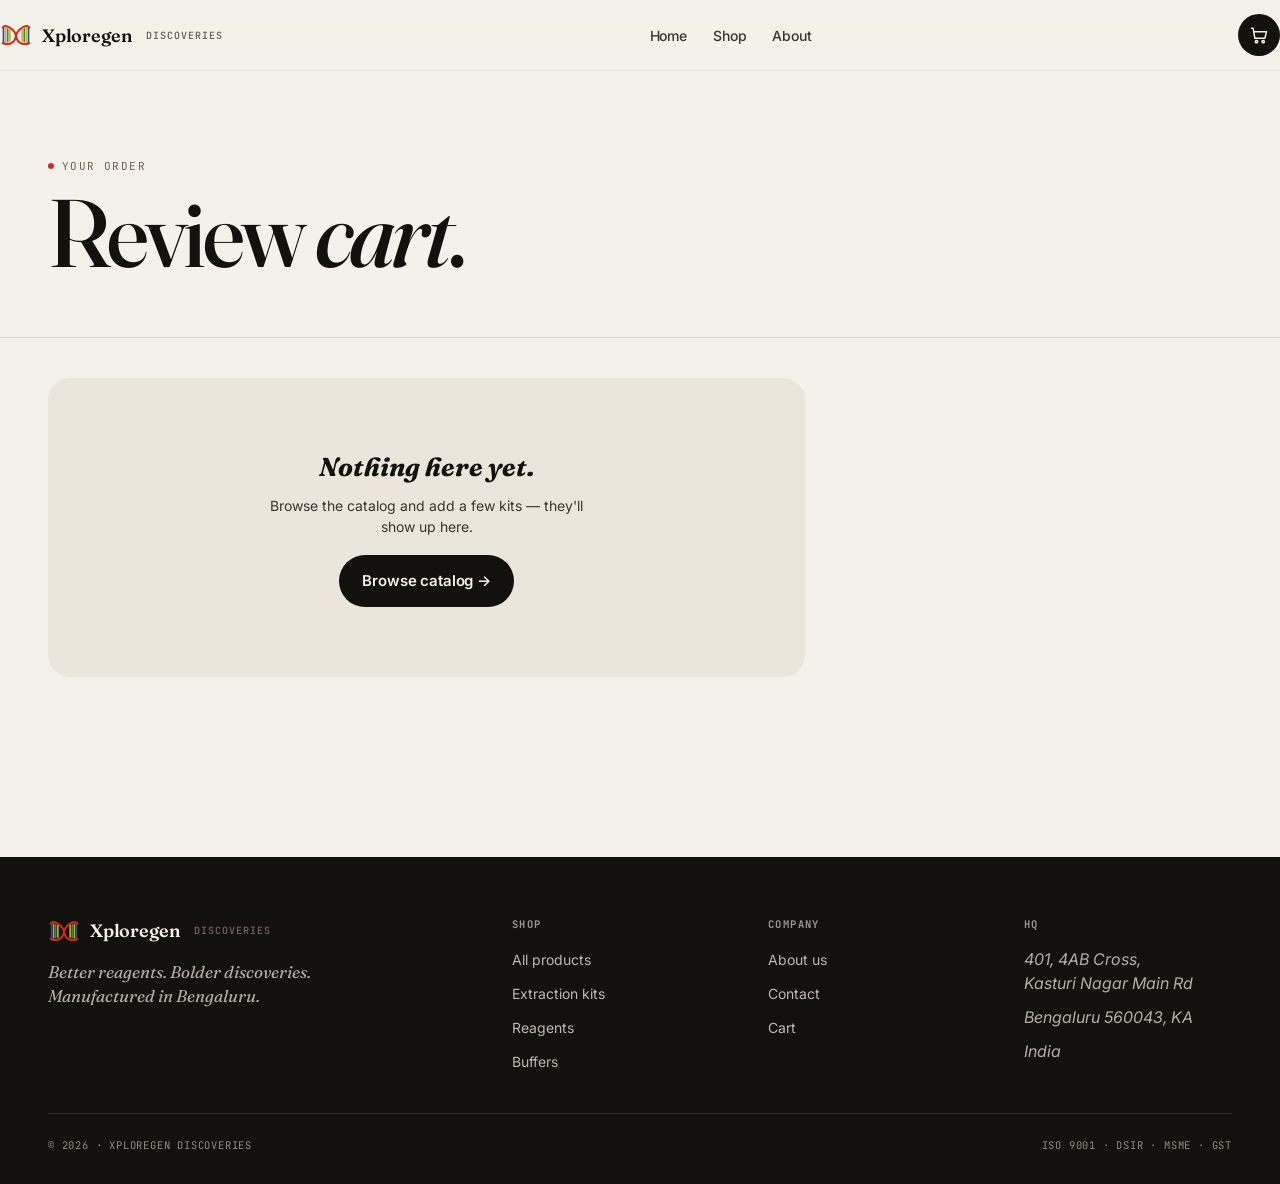
<file: web/cart.html>
<!doctype html>
<html lang="en">
<head>
  <meta charset="utf-8" />
  <meta name="viewport" content="width=device-width, initial-scale=1" />
  <title>Cart — Xploregen Discoveries</title>
  <link rel="icon" href="assets/logo-favicon.png" />

  <link rel="preconnect" href="https://fonts.googleapis.com" />
  <link rel="preconnect" href="https://fonts.gstatic.com" crossorigin />
  <link href="https://fonts.googleapis.com/css2?family=Inter:wght@400;500;600;700;800&family=Fraunces:ital,opsz,wght@0,9..144,400;0,9..144,500;0,9..144,600;0,9..144,700;1,9..144,400;1,9..144,500;1,9..144,600&family=JetBrains+Mono:wght@400;500;600&display=swap" rel="stylesheet" />

  <link rel="stylesheet" href="styles.css" />
</head>
<body data-screen-label="Cart">

<header class="site-header">
  <div class="container wrap">
    <a class="brand" href="index.html"><span class="brand-logo" data-brand-mark></span><span class="brand-name">Xploregen</span><span class="brand-tag">Discoveries</span></a>
    <nav class="site-nav">
      <a href="index.html">Home</a>
      <a href="shop.html">Shop</a>
      <a href="about.html">About</a>
    </nav>
    <div class="header-actions">
      <a href="cart.html" class="icon-btn active" aria-label="Cart">
        <svg width="20" height="20" viewBox="0 0 24 24" fill="none" stroke="currentColor" stroke-width="1.8" stroke-linecap="round" stroke-linejoin="round"><circle cx="9" cy="20" r="1.4"/><circle cx="17" cy="20" r="1.4"/><path d="M3 4h2l2 12h12l2-8H7"/></svg>
        <span class="badge" data-cart-badge>0</span>
      </a>
    </div>
  </div>
</header>

<!-- ─────────── Mobile Bottom Nav ─────────── -->
<nav class="mobile-bottom-nav" aria-label="Mobile navigation">
  <div class="mbn-inner">
    <a href="index.html" class="mbn-btn">
      <span class="mbn-icon"><svg width="22" height="22" viewBox="0 0 24 24" fill="none" stroke="currentColor" stroke-width="1.8" stroke-linecap="round" stroke-linejoin="round"><path d="M3 11l9-8 9 8"/><path d="M5 9v11h14V9"/></svg></span>
      <span class="mbn-label">Home</span>
    </a>
    <a href="shop.html" class="mbn-btn">
      <span class="mbn-icon"><svg width="22" height="22" viewBox="0 0 24 24" fill="none" stroke="currentColor" stroke-width="1.8" stroke-linecap="round" stroke-linejoin="round"><path d="M4 7h16l-1.5 12a2 2 0 01-2 1.7H7.5a2 2 0 01-2-1.7L4 7z"/><path d="M9 7V5a3 3 0 016 0v2"/></svg></span>
      <span class="mbn-label">Shop</span>
    </a>
    <a href="about.html" class="mbn-btn">
      <span class="mbn-icon"><svg width="22" height="22" viewBox="0 0 24 24" fill="none" stroke="currentColor" stroke-width="1.8" stroke-linecap="round" stroke-linejoin="round"><circle cx="12" cy="8" r="3.2"/><path d="M5 20c1-3.5 4-5.5 7-5.5s6 2 7 5.5"/></svg></span>
      <span class="mbn-label">About</span>
    </a>
    <a href="cart.html" class="mbn-btn">
      <span class="mbn-icon"><svg width="22" height="22" viewBox="0 0 24 24" fill="none" stroke="currentColor" stroke-width="1.8" stroke-linecap="round" stroke-linejoin="round"><circle cx="9" cy="20" r="1.4"/><circle cx="17" cy="20" r="1.4"/><path d="M3 4h2l2 12h12l2-8H7"/></svg></span>
      <span class="mbn-label">Cart</span>
      <span class="mbn-badge" data-cart-badge style="display:none">0</span>
    </a>
  </div>
</nav>

<section class="page-hero">
  <div class="container">
    <span class="eyebrow"><span class="dot"></span>Your order</span>
    <h1>Review <em>cart</em>.</h1>
  </div>
</section>

<section>
  <div class="container">
    <div class="cart-layout" id="cart-layout">
      <div id="cart-items"></div>
      <div id="cart-summary"></div>
    </div>
  </div>
</section>

<footer class="site-footer">
  <div class="container">
    <div class="footer-grid">
      <div class="footer-brand"><a class="brand" href="index.html"><span class="brand-logo" data-brand-mark></span><span class="brand-name">Xploregen</span><span class="brand-tag">Discoveries</span></a>
        <p>Better reagents. Bolder discoveries. Manufactured in Bengaluru.</p>
      </div>
      <div><h4>Shop</h4><ul><li><a href="shop.html">All products</a></li><li><a href="shop.html?cat=Extraction">Extraction kits</a></li><li><a href="shop.html?cat=Reagents">Reagents</a></li><li><a href="shop.html?cat=Buffers">Buffers</a></li></ul></div>
      <div><h4>Company</h4><ul><li><a href="about.html">About us</a></li><li><a href="about.html#contact">Contact</a></li><li><a href="cart.html">Cart</a></li></ul></div>
      <div><h4>HQ</h4><ul style="font-style:italic;opacity:0.7"><li>401, 4AB Cross,<br/>Kasturi Nagar Main Rd</li><li>Bengaluru 560043, KA</li><li>India</li></ul></div>
    </div>
    <div class="footer-foot"><span>© 2026 · Xploregen Discoveries</span><span>ISO 9001 · DSIR · MSME · GST</span></div>
  </div>
</footer>

<script src="data.js"></script>
<script src="script.js"></script>
<script>
  const ACC = { red: '#cf2a23', blue: '#1f4f9b', yellow: '#d8aa1b', green: '#2e8a5f' };

  function render() {
    const cart = window.XG_CART.read();
    const items = Object.entries(cart)
      .map(([id, qty]) => ({ p: window.XG_PRODUCTS.find((x) => x.id === id), qty }))
      .filter((x) => x.p);

    const itemsEl = document.getElementById('cart-items');
    const summaryEl = document.getElementById('cart-summary');

    if (items.length === 0) {
      itemsEl.innerHTML = `
        <div class="empty-state">
          <h3>Nothing here yet.</h3>
          <p>Browse the catalog and add a few kits — they'll show up here.</p>
          <a class="btn btn-primary" href="shop.html">Browse catalog →</a>
        </div>`;
      summaryEl.innerHTML = '';
      return;
    }

    itemsEl.innerHTML = items.map(({ p, qty }) => `
      <div class="cart-item" data-id="${p.id}">
        <a href="product.html?id=${p.id}" class="visual" style="text-decoration:none">
          <div class="bar" style="background:${ACC[p.accent] || ACC.red}"></div>
        </a>
        <div class="info">
          <h4><a href="product.html?id=${p.id}" style="border:none">${p.name}</a></h4>
          <div class="sub">${p.sku} · ${p.cat} · ${p.prep}</div>
          <div class="qty-mini">
            <button data-act="dec" data-id="${p.id}"><svg width="12" height="12" viewBox="0 0 24 24" fill="none" stroke="currentColor" stroke-width="2.5" stroke-linecap="round"><path d="M5 12h14"/></svg></button>
            <span class="v">${qty}</span>
            <button data-act="inc" data-id="${p.id}"><svg width="12" height="12" viewBox="0 0 24 24" fill="none" stroke="currentColor" stroke-width="2.5" stroke-linecap="round"><path d="M12 5v14M5 12h14"/></svg></button>
          </div>
        </div>
        <div class="end">
          <div class="price">${window.XG_FMT_INR(p.price * qty)}</div>
          <button data-act="rm" data-id="${p.id}" aria-label="Remove">×</button>
        </div>
      </div>
    `).join('');

    itemsEl.querySelectorAll('button[data-act]').forEach((b) => {
      b.addEventListener('click', () => {
        const id = b.dataset.id, act = b.dataset.act;
        const c = window.XG_CART.read();
        if (act === 'inc') window.XG_CART.set(id, (c[id] || 0) + 1);
        else if (act === 'dec') window.XG_CART.set(id, Math.max(0, (c[id] || 0) - 1));
        else if (act === 'rm') window.XG_CART.remove(id);
        render();
      });
    });

    const sub = items.reduce((s, { p, qty }) => s + p.price * qty, 0);
    const gst = Math.round(sub * 0.18);
    const total = sub + gst;

    summaryEl.innerHTML = `
      <div class="summary">
        <h3>Order summary</h3>
        <div class="line"><span>Subtotal (${items.reduce((s, x) => s + x.qty, 0)} items)</span><span>${window.XG_FMT_INR(sub)}</span></div>
        <div class="line"><span>GST (18%)</span><span>${window.XG_FMT_INR(gst)}</span></div>
        <div class="line"><span>Shipping</span><span>Calculated next</span></div>
        <hr/>
        <div class="total"><span>Total</span><span>${window.XG_FMT_INR(total)}</span></div>
        <a class="btn btn-primary" href="checkout.html">Proceed to checkout →</a>
        <div class="reassure">✓ GST invoice · ✓ Cold-chain dispatch · ✓ 24h support</div>
      </div>
    `;
  }

  document.addEventListener('DOMContentLoaded', () => {
    render();
    window.addEventListener('xg-cart-changed', render);
  });
</script>
</body>
</html>
</file>
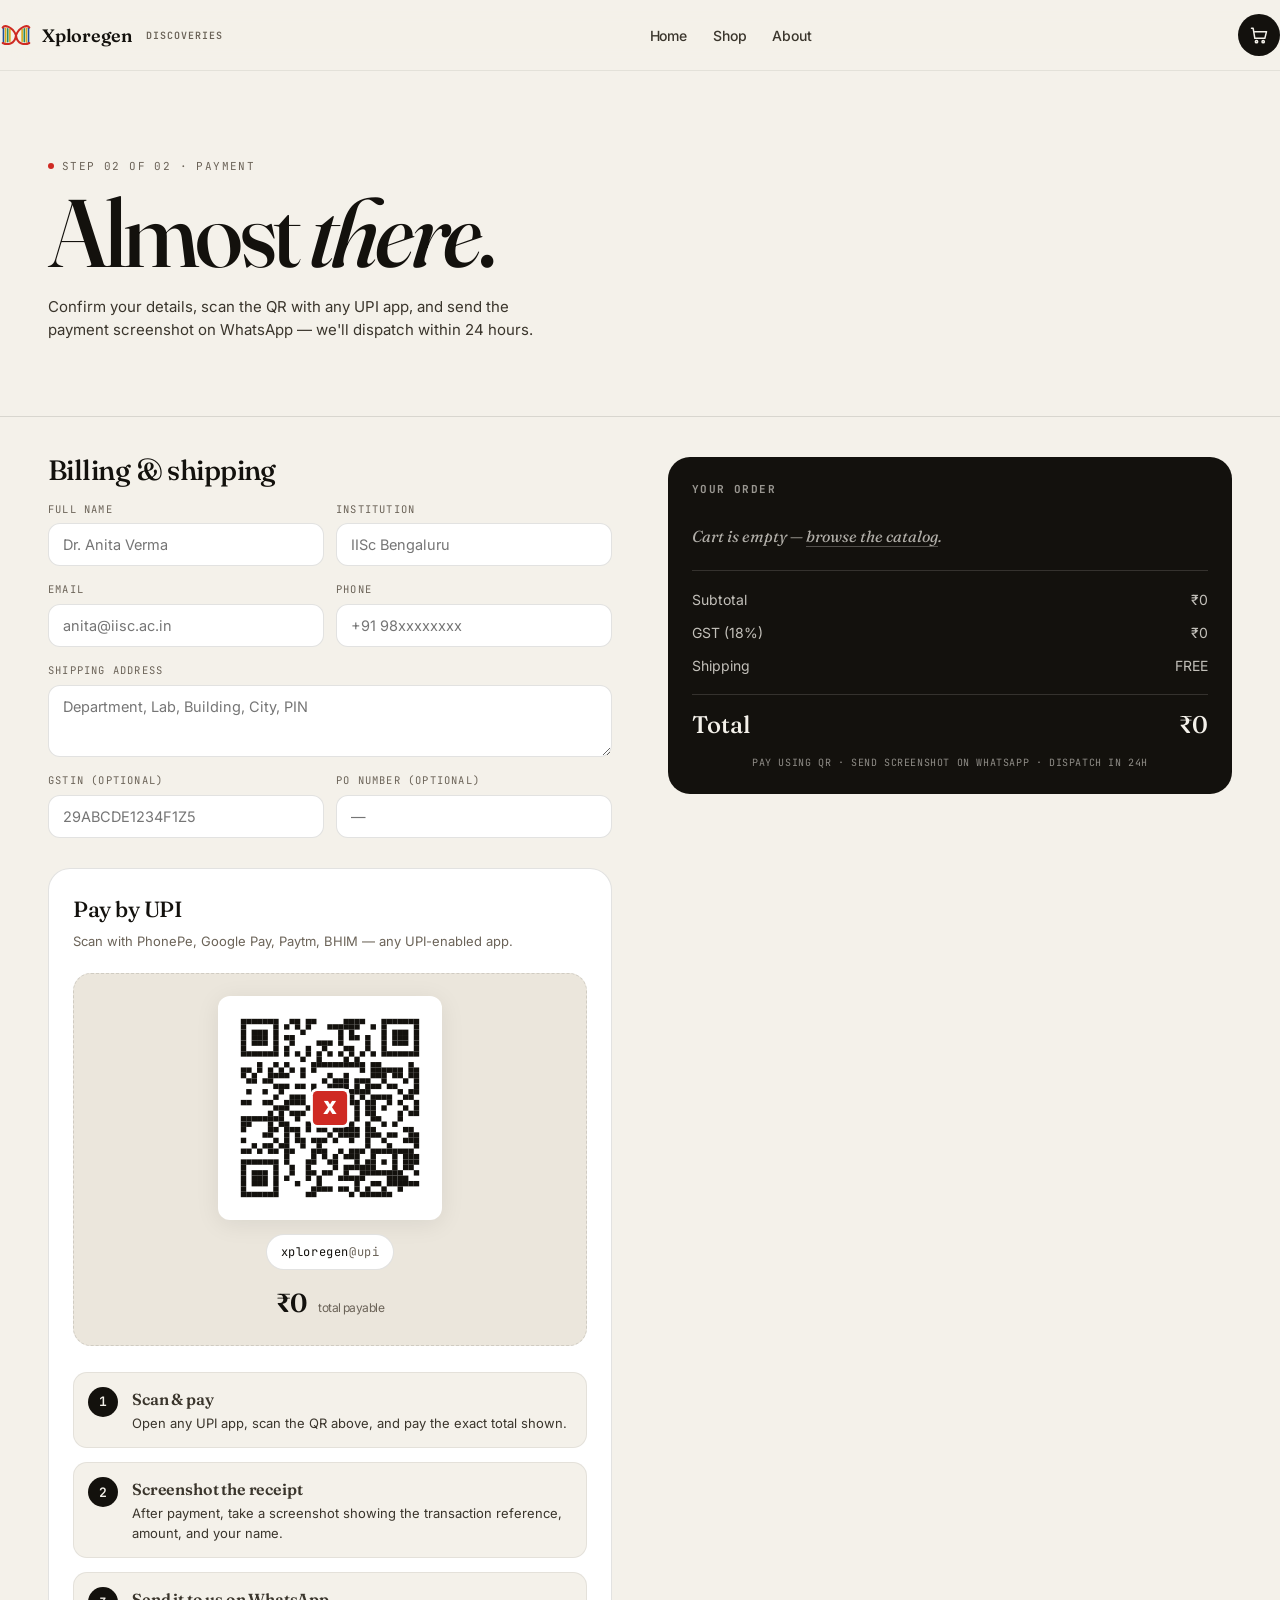
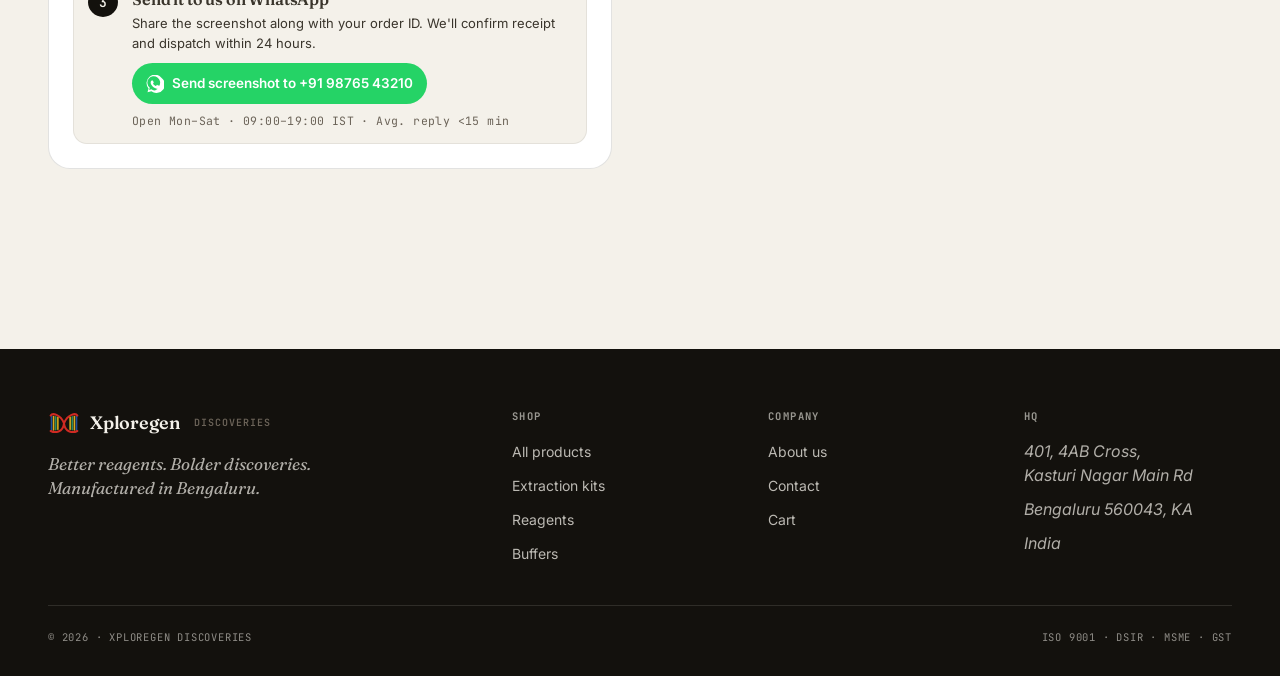
<file: web/checkout.html>
<!doctype html>
<html lang="en">
<head>
  <meta charset="utf-8" />
  <meta name="viewport" content="width=device-width, initial-scale=1" />
  <title>Checkout — Xploregen Discoveries</title>
  <link rel="icon" href="assets/logo-favicon.png" />

  <link rel="preconnect" href="https://fonts.googleapis.com" />
  <link rel="preconnect" href="https://fonts.gstatic.com" crossorigin />
  <link href="https://fonts.googleapis.com/css2?family=Inter:wght@400;500;600;700;800&family=Fraunces:ital,opsz,wght@0,9..144,400;0,9..144,500;0,9..144,600;0,9..144,700;1,9..144,400;1,9..144,500;1,9..144,600&family=JetBrains+Mono:wght@400;500;600&display=swap" rel="stylesheet" />

  <link rel="stylesheet" href="styles.css" />
</head>
<body data-screen-label="Checkout">

<header class="site-header">
  <div class="container wrap">
    <a class="brand" href="index.html"><span class="brand-logo" data-brand-mark></span><span class="brand-name">Xploregen</span><span class="brand-tag">Discoveries</span></a>
    <nav class="site-nav">
      <a href="index.html">Home</a>
      <a href="shop.html">Shop</a>
      <a href="about.html">About</a>
    </nav>
    <div class="header-actions">
      <a href="cart.html" class="icon-btn" aria-label="Cart">
        <svg width="20" height="20" viewBox="0 0 24 24" fill="none" stroke="currentColor" stroke-width="1.8" stroke-linecap="round" stroke-linejoin="round"><circle cx="9" cy="20" r="1.4"/><circle cx="17" cy="20" r="1.4"/><path d="M3 4h2l2 12h12l2-8H7"/></svg>
        <span class="badge" data-cart-badge>0</span>
      </a>
    </div>
  </div>
</header>

<!-- ─────────── Mobile Bottom Nav ─────────── -->
<nav class="mobile-bottom-nav" aria-label="Mobile navigation">
  <div class="mbn-inner">
    <a href="index.html" class="mbn-btn">
      <span class="mbn-icon"><svg width="22" height="22" viewBox="0 0 24 24" fill="none" stroke="currentColor" stroke-width="1.8" stroke-linecap="round" stroke-linejoin="round"><path d="M3 11l9-8 9 8"/><path d="M5 9v11h14V9"/></svg></span>
      <span class="mbn-label">Home</span>
    </a>
    <a href="shop.html" class="mbn-btn">
      <span class="mbn-icon"><svg width="22" height="22" viewBox="0 0 24 24" fill="none" stroke="currentColor" stroke-width="1.8" stroke-linecap="round" stroke-linejoin="round"><path d="M4 7h16l-1.5 12a2 2 0 01-2 1.7H7.5a2 2 0 01-2-1.7L4 7z"/><path d="M9 7V5a3 3 0 016 0v2"/></svg></span>
      <span class="mbn-label">Shop</span>
    </a>
    <a href="about.html" class="mbn-btn">
      <span class="mbn-icon"><svg width="22" height="22" viewBox="0 0 24 24" fill="none" stroke="currentColor" stroke-width="1.8" stroke-linecap="round" stroke-linejoin="round"><circle cx="12" cy="8" r="3.2"/><path d="M5 20c1-3.5 4-5.5 7-5.5s6 2 7 5.5"/></svg></span>
      <span class="mbn-label">About</span>
    </a>
    <a href="cart.html" class="mbn-btn">
      <span class="mbn-icon"><svg width="22" height="22" viewBox="0 0 24 24" fill="none" stroke="currentColor" stroke-width="1.8" stroke-linecap="round" stroke-linejoin="round"><circle cx="9" cy="20" r="1.4"/><circle cx="17" cy="20" r="1.4"/><path d="M3 4h2l2 12h12l2-8H7"/></svg></span>
      <span class="mbn-label">Cart</span>
      <span class="mbn-badge" data-cart-badge style="display:none">0</span>
    </a>
  </div>
</nav>

<section class="page-hero">
  <div class="container">
    <span class="eyebrow"><span class="dot"></span>Step 02 of 02 · Payment</span>
    <h1>Almost <em>there</em>.</h1>
    <p>Confirm your details, scan the QR with any UPI app, and send the payment screenshot on WhatsApp — we'll dispatch within 24 hours.</p>
  </div>
</section>

<section>
  <div class="container">
    <div class="checkout-grid">
      <!-- LEFT — billing & shipping -->
      <div>
        <h2 class="display" style="font-size:clamp(22px,2.6vw,28px);margin-bottom:18px">Billing &amp; shipping</h2>

        <div class="field-group">
          <div class="field-row">
            <div class="field"><label>Full name</label><input type="text" placeholder="Dr. Anita Verma" value="" /></div>
            <div class="field"><label>Institution</label><input type="text" placeholder="IISc Bengaluru" /></div>
          </div>
          <div class="field-row">
            <div class="field"><label>Email</label><input type="email" placeholder="anita@iisc.ac.in" /></div>
            <div class="field"><label>Phone</label><input type="tel" placeholder="+91 98xxxxxxxx" /></div>
          </div>
          <div class="field"><label>Shipping address</label><textarea placeholder="Department, Lab, Building, City, PIN"></textarea></div>
          <div class="field-row">
            <div class="field"><label>GSTIN (optional)</label><input type="text" placeholder="29ABCDE1234F1Z5" /></div>
            <div class="field"><label>PO number (optional)</label><input type="text" placeholder="—" /></div>
          </div>
        </div>

        <!-- Payment card -->
        <div class="payment-card" style="margin-top:30px">
          <h3>Pay by UPI</h3>
          <p class="sub">Scan with PhonePe, Google Pay, Paytm, BHIM — any UPI-enabled app.</p>

          <div class="qr-wrap">
            <div class="qr" id="qr-target"></div>
            <div class="upi">xploregen<span style="color:var(--ink-mute)">@upi</span></div>
            <div class="pay-amount" id="pay-amount">₹0 <span>total payable</span></div>
          </div>

          <!-- Steps -->
          <div class="steps">
            <div class="step">
              <div class="num">1</div>
              <div class="body">
                <h5>Scan &amp; pay</h5>
                <p>Open any UPI app, scan the QR above, and pay the exact total shown.</p>
              </div>
            </div>
            <div class="step">
              <div class="num">2</div>
              <div class="body">
                <h5>Screenshot the receipt</h5>
                <p>After payment, take a screenshot showing the transaction reference, amount, and your name.</p>
              </div>
            </div>
            <div class="step">
              <div class="num">3</div>
              <div class="body">
                <h5>Send it to us on WhatsApp</h5>
                <p>Share the screenshot along with your order ID. We'll confirm receipt and dispatch within 24 hours.</p>
                <a class="wa-link" id="wa-link" href="#" target="_blank" rel="noopener">
                  <svg width="18" height="18" viewBox="0 0 24 24" fill="currentColor"><path d="M20.5 3.5A11 11 0 003.4 18l-1.4 5 5.2-1.3A11 11 0 1020.5 3.5zM12 20.5a8.5 8.5 0 01-4.4-1.2l-.3-.2-3.1.8.8-3-.2-.3a8.5 8.5 0 1112.7-1.9 8.5 8.5 0 01-5.5 5.8zm5-6.4c-.3-.1-1.7-.8-1.9-.9-.3-.1-.5-.1-.7.1-.2.3-.7.9-.9 1.1-.2.2-.3.2-.6.1a7 7 0 01-2-1.3 7.5 7.5 0 01-1.4-1.7c-.1-.3 0-.4.1-.5l.4-.4.2-.4c.1-.1.1-.3 0-.4l-.9-2.1c-.2-.5-.5-.4-.7-.4h-.6c-.2 0-.5.1-.8.4-.3.3-1 1-1 2.5s1.1 2.9 1.2 3c.2.3 2.1 3.3 5.2 4.6.7.3 1.3.5 1.7.6.7.2 1.4.2 1.9.1.6-.1 1.7-.7 2-1.4.2-.7.2-1.3.2-1.4l-.4-.2z"/></svg>
                  Send screenshot to +91 98765 43210
                </a>
                <p style="margin-top:8px;font-size:11.5px;color:var(--ink-mute);font-family:var(--mono);letter-spacing:0.4px">Open Mon–Sat · 09:00–19:00 IST · Avg. reply &lt;15 min</p>
              </div>
            </div>
          </div>
        </div>
      </div>

      <!-- RIGHT — order summary (sticky on desktop) -->
      <div>
        <div class="summary" id="order-summary">
          <h3>Your order</h3>
          <div id="order-lines"></div>
          <hr/>
          <div class="line"><span>Subtotal</span><span id="sum-sub">—</span></div>
          <div class="line"><span>GST (18%)</span><span id="sum-gst">—</span></div>
          <div class="line"><span>Shipping</span><span>FREE</span></div>
          <hr/>
          <div class="total"><span>Total</span><span id="sum-total">—</span></div>
          <div class="reassure">Pay using QR · Send screenshot on WhatsApp · Dispatch in 24h</div>
        </div>
      </div>
    </div>
  </div>
</section>

<footer class="site-footer">
  <div class="container">
    <div class="footer-grid">
      <div class="footer-brand"><a class="brand" href="index.html"><span class="brand-logo" data-brand-mark></span><span class="brand-name">Xploregen</span><span class="brand-tag">Discoveries</span></a>
        <p>Better reagents. Bolder discoveries. Manufactured in Bengaluru.</p>
      </div>
      <div><h4>Shop</h4><ul><li><a href="shop.html">All products</a></li><li><a href="shop.html?cat=Extraction">Extraction kits</a></li><li><a href="shop.html?cat=Reagents">Reagents</a></li><li><a href="shop.html?cat=Buffers">Buffers</a></li></ul></div>
      <div><h4>Company</h4><ul><li><a href="about.html">About us</a></li><li><a href="about.html#contact">Contact</a></li><li><a href="cart.html">Cart</a></li></ul></div>
      <div><h4>HQ</h4><ul style="font-style:italic;opacity:0.7"><li>401, 4AB Cross,<br/>Kasturi Nagar Main Rd</li><li>Bengaluru 560043, KA</li><li>India</li></ul></div>
    </div>
    <div class="footer-foot"><span>© 2026 · Xploregen Discoveries</span><span>ISO 9001 · DSIR · MSME · GST</span></div>
  </div>
</footer>

<script src="data.js"></script>
<script src="script.js"></script>
<script>
  // ─── Dummy QR generator ────────────────────────────────────
  // Builds a QR-looking SVG: 33x33 grid, three finder patterns in corners,
  // one alignment pattern, and deterministic pseudo-random data fill seeded
  // from the total amount + order summary. Not a real QR — visually only.
  function buildDummyQR(seedStr) {
    const N = 33;
    // Mulberry32-ish deterministic RNG from a string seed
    let s = 0; for (let i = 0; i < seedStr.length; i++) s = (s * 31 + seedStr.charCodeAt(i)) | 0;
    function rng() { s |= 0; s = s + 0x6D2B79F5 | 0; let t = Math.imul(s ^ s >>> 15, 1 | s); t = t + Math.imul(t ^ t >>> 7, 61 | t) ^ t; return ((t ^ t >>> 14) >>> 0) / 4294967296; }
    // Fill grid randomly
    const g = Array.from({ length: N }, () => Array.from({ length: N }, () => rng() < 0.46 ? 1 : 0));
    // Place a 7x7 finder pattern (outer-black, middle-white, center-black)
    function placeFinder(r, c) {
      for (let dr = 0; dr < 7; dr++) for (let dc = 0; dc < 7; dc++) {
        const onEdge = dr === 0 || dr === 6 || dc === 0 || dc === 6;
        const onMid  = (dr === 1 || dr === 5 || dc === 1 || dc === 5) && !(dr === 0 || dr === 6 || dc === 0 || dc === 6);
        const onCore = dr >= 2 && dr <= 4 && dc >= 2 && dc <= 4;
        g[r + dr][c + dc] = onEdge || onCore ? 1 : (onMid ? 0 : 0);
      }
      // Quiet area around: 1-cell white border outside (only inside grid)
      for (let dr = -1; dr <= 7; dr++) for (let dc = -1; dc <= 7; dc++) {
        if (dr === -1 || dr === 7 || dc === -1 || dc === 7) {
          const rr = r + dr, cc = c + dc;
          if (rr >= 0 && rr < N && cc >= 0 && cc < N) g[rr][cc] = 0;
        }
      }
    }
    placeFinder(0, 0);
    placeFinder(0, N - 7);
    placeFinder(N - 7, 0);
    // Alignment pattern (5x5) near bottom-right
    function placeAlign(r, c) {
      for (let dr = 0; dr < 5; dr++) for (let dc = 0; dc < 5; dc++) {
        const onEdge = dr === 0 || dr === 4 || dc === 0 || dc === 4;
        const onCenter = dr === 2 && dc === 2;
        g[r + dr][c + dc] = onEdge || onCenter ? 1 : 0;
      }
    }
    placeAlign(N - 9, N - 9);
    // Timing patterns (alternating line connecting finders)
    for (let i = 8; i < N - 8; i++) {
      g[6][i] = i % 2 === 0 ? 1 : 0;
      g[i][6] = i % 2 === 0 ? 1 : 0;
    }

    // Render SVG
    const cell = 6; // px per cell
    const pad = 12;
    const sz = N * cell + pad * 2;
    let cells = '';
    for (let r = 0; r < N; r++) for (let c = 0; c < N; c++) {
      if (g[r][c]) cells += `<rect x="${pad + c * cell}" y="${pad + r * cell}" width="${cell}" height="${cell}" fill="#13110d"/>`;
    }
    return `<svg viewBox="0 0 ${sz} ${sz}" width="${sz}" height="${sz}" style="display:block">
      <rect width="${sz}" height="${sz}" rx="12" fill="#fff"/>
      ${cells}
      <!-- corner logo overlay -->
      <g transform="translate(${sz / 2 - 22} ${sz / 2 - 22})">
        <rect x="0" y="0" width="44" height="44" rx="8" fill="#fff"/>
        <rect x="3" y="3" width="38" height="38" rx="5" fill="#cf2a23"/>
        <text x="22" y="29" text-anchor="middle" font-family="Inter,sans-serif" font-weight="900" font-size="20" fill="#fff" letter-spacing="-1">X</text>
      </g>
    </svg>`;
  }

  document.addEventListener('DOMContentLoaded', () => {
    const cart = window.XG_CART.read();
    const items = Object.entries(cart).map(([id, qty]) => ({ p: window.XG_PRODUCTS.find((x) => x.id === id), qty })).filter((x) => x.p);
    const linesEl = document.getElementById('order-lines');
    const sumSub = document.getElementById('sum-sub');
    const sumGst = document.getElementById('sum-gst');
    const sumTotal = document.getElementById('sum-total');
    const payAmount = document.getElementById('pay-amount');
    const qrTarget = document.getElementById('qr-target');
    const waLink = document.getElementById('wa-link');

    const fmt = window.XG_FMT_INR;
    let sub = 0;
    if (items.length === 0) {
      linesEl.innerHTML = `<div style="padding:10px 0;font-style:italic;opacity:0.7;font-family:var(--serif)">Cart is empty — <a href="shop.html" style="border-bottom:1px solid rgba(244,241,234,0.4)">browse the catalog</a>.</div>`;
    } else {
      linesEl.innerHTML = items.map(({ p, qty }) => `
        <div class="line" style="align-items:baseline">
          <span style="flex:1;min-width:0;overflow:hidden;text-overflow:ellipsis;white-space:nowrap">${p.name}<span style="opacity:0.5"> · ×${qty}</span></span>
          <span>${fmt(p.price * qty)}</span>
        </div>`).join('');
      sub = items.reduce((s, { p, qty }) => s + p.price * qty, 0);
    }
    const gst = Math.round(sub * 0.18);
    const total = sub + gst;
    sumSub.textContent = fmt(sub);
    sumGst.textContent = fmt(gst);
    sumTotal.textContent = fmt(total);
    payAmount.innerHTML = `${fmt(total)} <span>total payable</span>`;

    // Build the dummy QR seeded by the total
    qrTarget.innerHTML = buildDummyQR('xploregen-' + total + '-' + Date.now());

    // WhatsApp deep link with prefilled message
    const orderId = 'XG' + String(Date.now()).slice(-6);
    const msg = encodeURIComponent(
      `Hi Xploregen, I've just paid ${fmt(total)} via UPI for order ${orderId}. Attaching payment screenshot. Please confirm dispatch. Thank you!`
    );
    waLink.href = `https://wa.me/919876543210?text=${msg}`;
  });
</script>
</body>
</html>
</file>
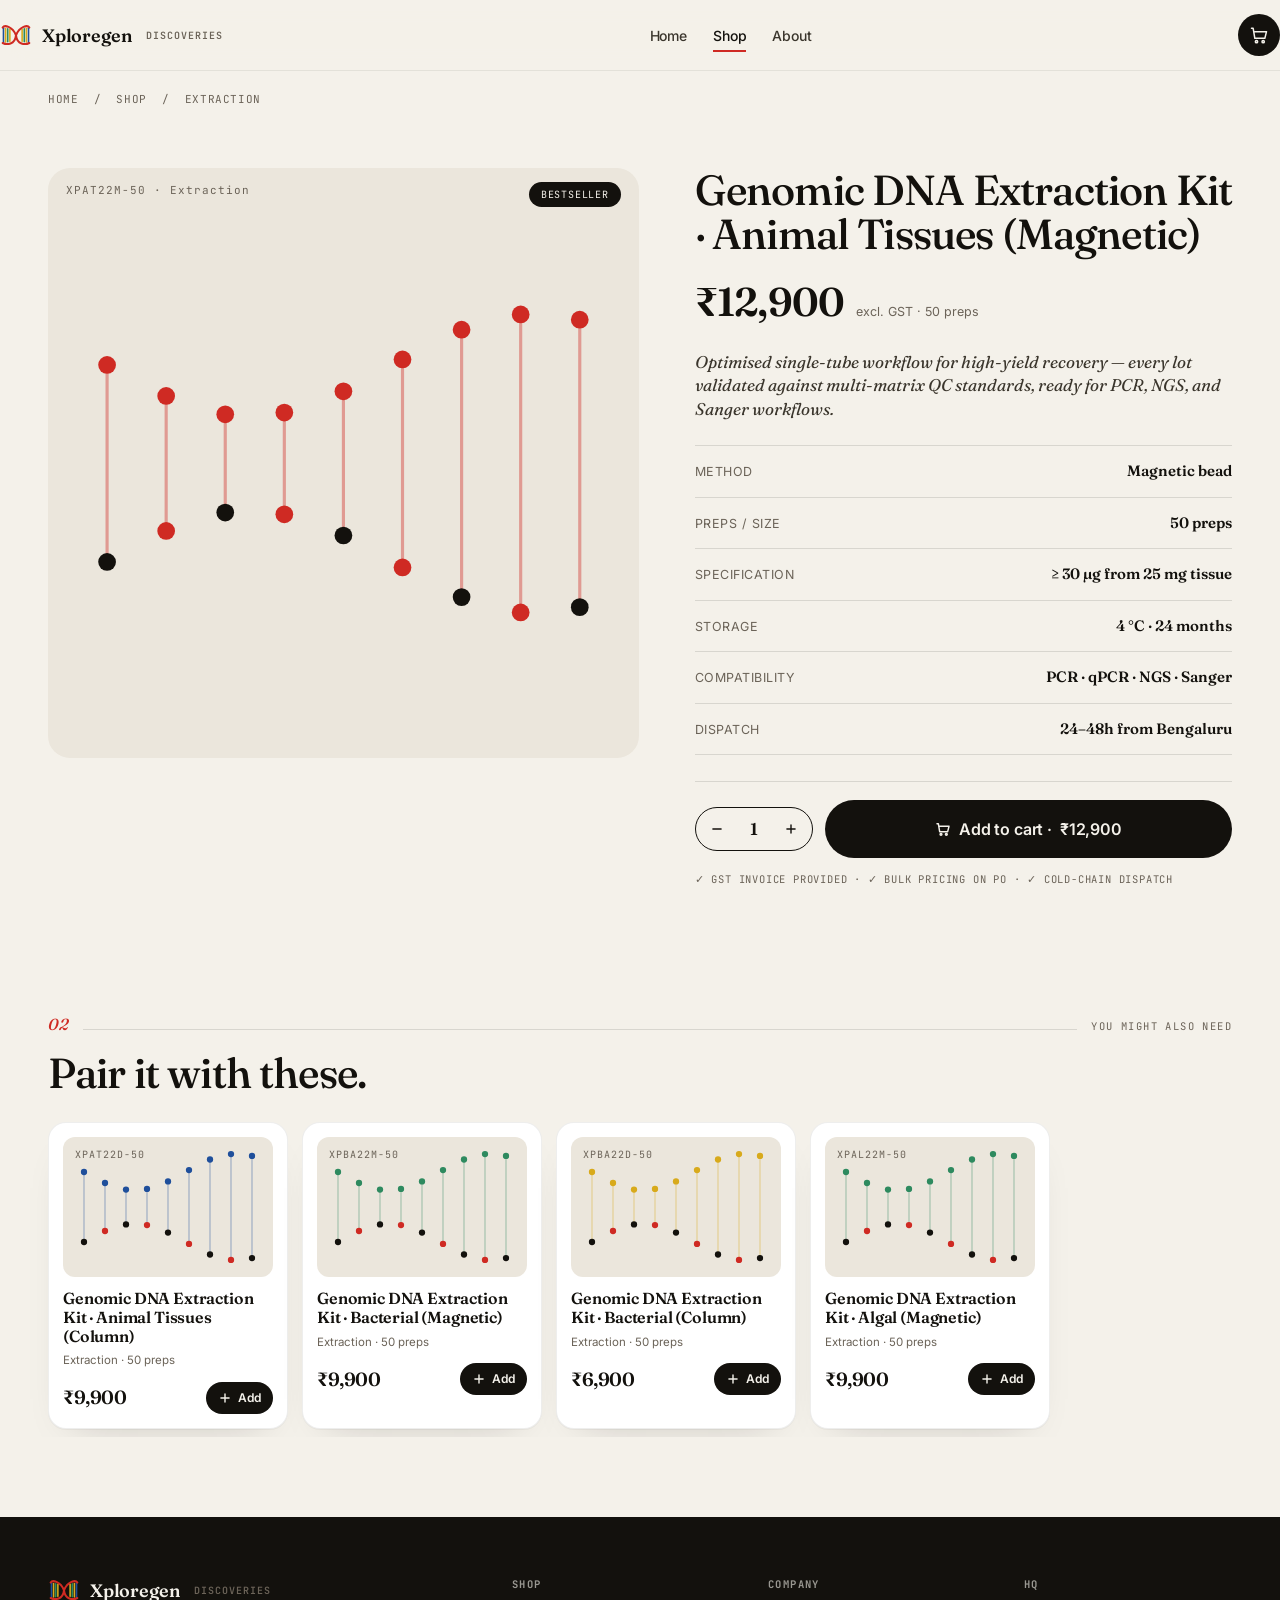
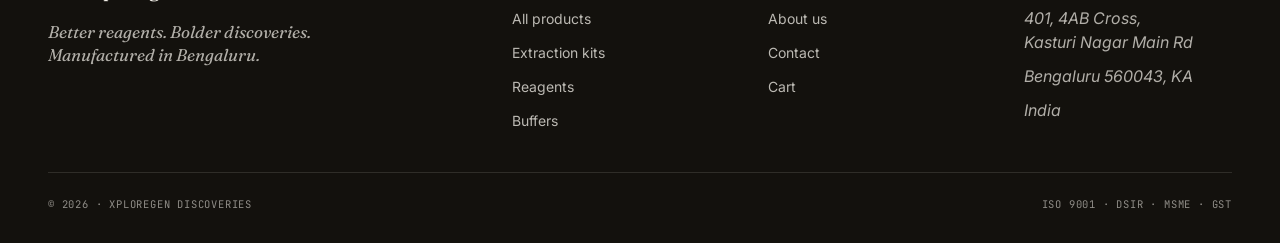
<file: web/product.html>
<!doctype html>
<html lang="en">
<head>
  <meta charset="utf-8" />
  <meta name="viewport" content="width=device-width, initial-scale=1" />
  <title>Product — Xploregen Discoveries</title>
  <link rel="icon" href="assets/logo-favicon.png" />

  <link rel="preconnect" href="https://fonts.googleapis.com" />
  <link rel="preconnect" href="https://fonts.gstatic.com" crossorigin />
  <link href="https://fonts.googleapis.com/css2?family=Inter:wght@400;500;600;700;800&family=Fraunces:ital,opsz,wght@0,9..144,400;0,9..144,500;0,9..144,600;0,9..144,700;1,9..144,400;1,9..144,500;1,9..144,600&family=JetBrains+Mono:wght@400;500;600&display=swap" rel="stylesheet" />

  <link rel="stylesheet" href="styles.css" />
</head>
<body data-screen-label="Product">

<header class="site-header">
  <div class="container wrap">
    <a class="brand" href="index.html"><span class="brand-logo" data-brand-mark></span><span class="brand-name">Xploregen</span><span class="brand-tag">Discoveries</span></a>
    <nav class="site-nav">
      <a href="index.html">Home</a>
      <a href="shop.html" class="active">Shop</a>
      <a href="about.html">About</a>
    </nav>
    <div class="header-actions">
      <a href="cart.html" class="icon-btn" aria-label="Cart">
        <svg width="20" height="20" viewBox="0 0 24 24" fill="none" stroke="currentColor" stroke-width="1.8" stroke-linecap="round" stroke-linejoin="round"><circle cx="9" cy="20" r="1.4"/><circle cx="17" cy="20" r="1.4"/><path d="M3 4h2l2 12h12l2-8H7"/></svg>
        <span class="badge" data-cart-badge>0</span>
      </a>
    </div>
  </div>
</header>

<!-- ─────────── Mobile Bottom Nav ─────────── -->
<nav class="mobile-bottom-nav" aria-label="Mobile navigation">
  <div class="mbn-inner">
    <a href="index.html" class="mbn-btn">
      <span class="mbn-icon"><svg width="22" height="22" viewBox="0 0 24 24" fill="none" stroke="currentColor" stroke-width="1.8" stroke-linecap="round" stroke-linejoin="round"><path d="M3 11l9-8 9 8"/><path d="M5 9v11h14V9"/></svg></span>
      <span class="mbn-label">Home</span>
    </a>
    <a href="shop.html" class="mbn-btn">
      <span class="mbn-icon"><svg width="22" height="22" viewBox="0 0 24 24" fill="none" stroke="currentColor" stroke-width="1.8" stroke-linecap="round" stroke-linejoin="round"><path d="M4 7h16l-1.5 12a2 2 0 01-2 1.7H7.5a2 2 0 01-2-1.7L4 7z"/><path d="M9 7V5a3 3 0 016 0v2"/></svg></span>
      <span class="mbn-label">Shop</span>
    </a>
    <a href="about.html" class="mbn-btn">
      <span class="mbn-icon"><svg width="22" height="22" viewBox="0 0 24 24" fill="none" stroke="currentColor" stroke-width="1.8" stroke-linecap="round" stroke-linejoin="round"><circle cx="12" cy="8" r="3.2"/><path d="M5 20c1-3.5 4-5.5 7-5.5s6 2 7 5.5"/></svg></span>
      <span class="mbn-label">About</span>
    </a>
    <a href="cart.html" class="mbn-btn">
      <span class="mbn-icon"><svg width="22" height="22" viewBox="0 0 24 24" fill="none" stroke="currentColor" stroke-width="1.8" stroke-linecap="round" stroke-linejoin="round"><circle cx="9" cy="20" r="1.4"/><circle cx="17" cy="20" r="1.4"/><path d="M3 4h2l2 12h12l2-8H7"/></svg></span>
      <span class="mbn-label">Cart</span>
      <span class="mbn-badge" data-cart-badge style="display:none">0</span>
    </a>
  </div>
</nav>

<!-- Breadcrumbs -->
<section style="padding:20px 0 0">
  <div class="container" style="font-family:var(--mono);font-size:11px;letter-spacing:0.6px;color:var(--ink-mute);text-transform:uppercase">
    <a href="index.html">Home</a> &nbsp;/&nbsp; <a href="shop.html">Shop</a> &nbsp;/&nbsp; <span id="bc-cat">…</span>
  </div>
</section>

<section>
  <div class="container">
    <div class="pd-grid" id="pd-grid"></div>
  </div>
</section>

<!-- Related products -->
<section>
  <div class="container">
    <div class="section-rule"><span class="num">02</span><span class="line"></span><span class="label">You might also need</span></div>
    <h2 class="display" style="font-size:clamp(28px,3.6vw,42px)">Pair it with these.</h2>
    <div class="product-row no-scrollbar" id="related-row" style="margin-top:24px"></div>
  </div>
</section>

<footer class="site-footer">
  <div class="container">
    <div class="footer-grid">
      <div class="footer-brand"><a class="brand" href="index.html"><span class="brand-logo" data-brand-mark></span><span class="brand-name">Xploregen</span><span class="brand-tag">Discoveries</span></a>
        <p>Better reagents. Bolder discoveries. Manufactured in Bengaluru.</p>
      </div>
      <div><h4>Shop</h4><ul><li><a href="shop.html">All products</a></li><li><a href="shop.html?cat=Extraction">Extraction kits</a></li><li><a href="shop.html?cat=Reagents">Reagents</a></li><li><a href="shop.html?cat=Buffers">Buffers</a></li></ul></div>
      <div><h4>Company</h4><ul><li><a href="about.html">About us</a></li><li><a href="about.html#contact">Contact</a></li><li><a href="cart.html">Cart</a></li></ul></div>
      <div><h4>HQ</h4><ul style="font-style:italic;opacity:0.7"><li>401, 4AB Cross,<br/>Kasturi Nagar Main Rd</li><li>Bengaluru 560043, KA</li><li>India</li></ul></div>
    </div>
    <div class="footer-foot"><span>© 2026 · Xploregen Discoveries</span><span>ISO 9001 · DSIR · MSME · GST</span></div>
  </div>
</footer>

<script src="data.js"></script>
<script src="script.js"></script>
<script>
  document.addEventListener('DOMContentLoaded', () => {
    const params = new URLSearchParams(location.search);
    const id = params.get('id') || 'xpat22m';
    const p = window.XG_PRODUCTS.find((x) => x.id === id) || window.XG_PRODUCTS[0];
    const grid = document.getElementById('pd-grid');
    const bcCat = document.getElementById('bc-cat');
    bcCat.textContent = p.cat;
    document.title = p.name + ' — Xploregen Discoveries';

    grid.innerHTML = `
      <div class="pd-visual">
        ${window.XG_productVisual({ ...p })}
        <div style="position:absolute;top:14px;left:18px;font-family:var(--mono);font-size:11px;letter-spacing:1px;color:var(--ink-mute)">${p.sku} · ${p.cat}</div>
        ${p.tag ? `<div style="position:absolute;top:14px;right:18px;padding:5px 12px;border-radius:99px;background:var(--ink);color:var(--paper);font-family:var(--mono);font-size:10px;letter-spacing:0.8px">${p.tag}</div>` : ''}
      </div>
      <div class="pd-info">
        <h1>${p.name}</h1>
        <div class="pd-price-row">
          <span class="price">${window.XG_FMT_INR(p.price)}</span>
          <span class="pd-subtext">excl. GST · ${p.prep}</span>
        </div>
        <p class="pd-blurb">Optimised single-tube workflow for ${p.cat.toLowerCase() === 'extraction' ? 'high-yield recovery' : 'consistent results'} — every lot validated against multi-matrix QC standards, ready for PCR, NGS, and Sanger workflows.</p>

        <div class="spec-list">
          <div class="row"><span class="k">Method</span><span class="v">${p.method}</span></div>
          <div class="row"><span class="k">Preps / size</span><span class="v">${p.prep}</span></div>
          <div class="row"><span class="k">Specification</span><span class="v">${p.yield || '—'}</span></div>
          <div class="row"><span class="k">Storage</span><span class="v">4 °C · 24 months</span></div>
          <div class="row"><span class="k">Compatibility</span><span class="v">PCR · qPCR · NGS · Sanger</span></div>
          <div class="row"><span class="k">Dispatch</span><span class="v">24–48h from Bengaluru</span></div>
        </div>

        <div class="pd-cta-row">
          <div class="qty-stepper">
            <button id="qty-minus" aria-label="Decrease">
              <svg width="14" height="14" viewBox="0 0 24 24" fill="none" stroke="currentColor" stroke-width="2.4" stroke-linecap="round"><path d="M5 12h14"/></svg>
            </button>
            <span class="v" id="qty-val">1</span>
            <button id="qty-plus" aria-label="Increase">
              <svg width="14" height="14" viewBox="0 0 24 24" fill="none" stroke="currentColor" stroke-width="2.4" stroke-linecap="round"><path d="M12 5v14M5 12h14"/></svg>
            </button>
          </div>
          <button class="btn btn-primary btn-lg" id="add-btn">
            <svg width="16" height="16" viewBox="0 0 24 24" fill="none" stroke="currentColor" stroke-width="2.2" stroke-linecap="round" stroke-linejoin="round"><circle cx="9" cy="20" r="1.4"/><circle cx="17" cy="20" r="1.4"/><path d="M3 4h2l2 12h12l2-8H7"/></svg>
            Add to cart · <span id="add-total">${window.XG_FMT_INR(p.price)}</span>
          </button>
        </div>
        <div style="margin-top:14px;font-family:var(--mono);font-size:10.5px;letter-spacing:0.8px;color:var(--ink-mute);text-transform:uppercase">
          ✓ GST invoice provided · ✓ Bulk pricing on PO · ✓ Cold-chain dispatch
        </div>
      </div>
    `;

    // Qty stepper
    let qty = 1;
    const qtyVal = document.getElementById('qty-val');
    const addTotal = document.getElementById('add-total');
    function syncQty() { qtyVal.textContent = qty; addTotal.textContent = window.XG_FMT_INR(p.price * qty); }
    document.getElementById('qty-minus').addEventListener('click', () => { qty = Math.max(1, qty - 1); syncQty(); });
    document.getElementById('qty-plus').addEventListener('click', () => { qty += 1; syncQty(); });
    document.getElementById('add-btn').addEventListener('click', () => { window.XG_CART.add(p.id, qty); });

    // Related — same category (or fallback to bestsellers)
    const related = window.XG_PRODUCTS.filter((x) => x.cat === p.cat && x.id !== p.id).slice(0, 4);
    const list = related.length ? related : window.XG_FEATURED_IDS.filter((x) => x !== p.id).map((id) => window.XG_PRODUCTS.find((y) => y.id === id)).slice(0, 4);
    const row = document.getElementById('related-row');
    row.innerHTML = list.map((x) => `
      <a class="product-card" href="product.html?id=${x.id}">
        <div class="product-visual">${window.XG_productVisual(x)}<span class="sku">${x.sku}</span></div>
        <div class="name">${x.name}</div>
        <div class="meta">${x.cat} · ${x.prep}</div>
        <div class="row"><span class="price">${window.XG_FMT_INR(x.price)}</span>
          <button class="add" data-add="${x.id}">
            <svg width="14" height="14" viewBox="0 0 24 24" fill="none" stroke="currentColor" stroke-width="2.4" stroke-linecap="round"><path d="M12 5v14M5 12h14"/></svg>Add
          </button>
        </div>
      </a>
    `).join('');
    row.querySelectorAll('[data-add]').forEach((b) => {
      b.addEventListener('click', (e) => { e.preventDefault(); e.stopPropagation(); window.XG_CART.add(b.dataset.add, 1); });
    });
  });
</script>
</body>
</html>
</file>
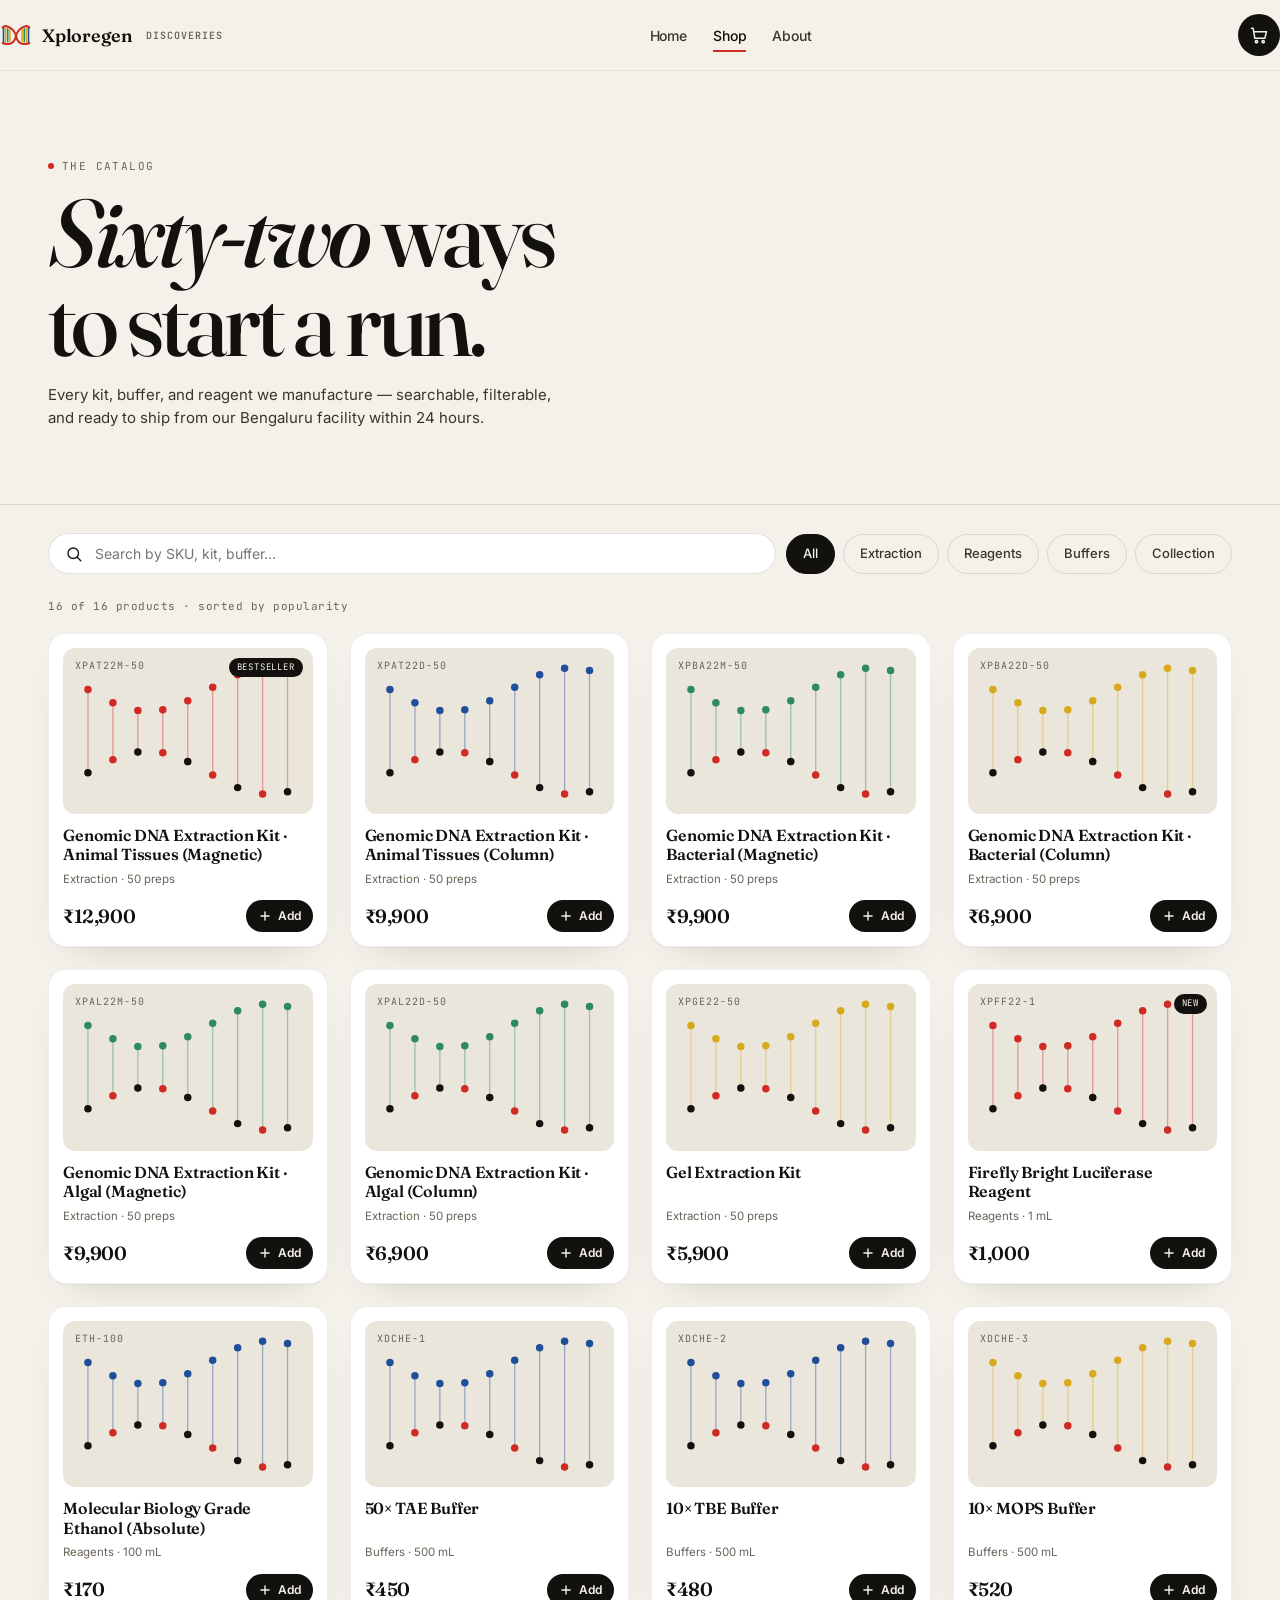
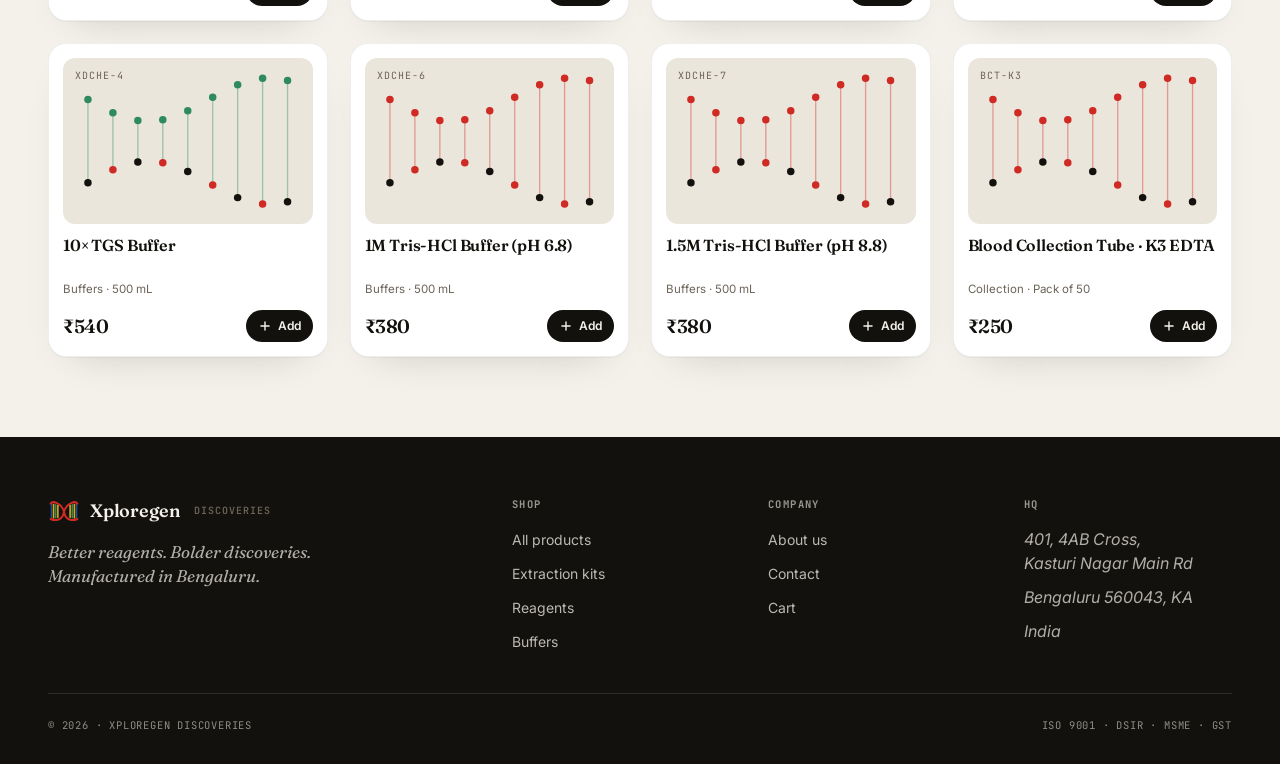
<file: web/shop.html>
<!doctype html>
<html lang="en">
<head>
  <meta charset="utf-8" />
  <meta name="viewport" content="width=device-width, initial-scale=1" />
  <title>Shop — Xploregen Discoveries</title>
  <link rel="icon" href="assets/logo-favicon.png" />

  <link rel="preconnect" href="https://fonts.googleapis.com" />
  <link rel="preconnect" href="https://fonts.gstatic.com" crossorigin />
  <link href="https://fonts.googleapis.com/css2?family=Inter:wght@400;500;600;700;800&family=Fraunces:ital,opsz,wght@0,9..144,400;0,9..144,500;0,9..144,600;0,9..144,700;1,9..144,400;1,9..144,500;1,9..144,600&family=JetBrains+Mono:wght@400;500;600&display=swap" rel="stylesheet" />

  <link rel="stylesheet" href="styles.css" />
</head>
<body data-screen-label="Shop">

<header class="site-header">
  <div class="container wrap">
    <a class="brand" href="index.html"><span class="brand-logo" data-brand-mark></span><span class="brand-name">Xploregen</span><span class="brand-tag">Discoveries</span></a>
    <nav class="site-nav">
      <a href="index.html">Home</a>
      <a href="shop.html" class="active">Shop</a>
      <a href="about.html">About</a>
    </nav>
    <div class="header-actions">
      <a href="cart.html" class="icon-btn" aria-label="Cart">
        <svg width="20" height="20" viewBox="0 0 24 24" fill="none" stroke="currentColor" stroke-width="1.8" stroke-linecap="round" stroke-linejoin="round"><circle cx="9" cy="20" r="1.4"/><circle cx="17" cy="20" r="1.4"/><path d="M3 4h2l2 12h12l2-8H7"/></svg>
        <span class="badge" data-cart-badge>0</span>
      </a>
    </div>
  </div>
</header>

<!-- ─────────── Mobile Bottom Nav ─────────── -->
<nav class="mobile-bottom-nav" aria-label="Mobile navigation">
  <div class="mbn-inner">
    <a href="index.html" class="mbn-btn">
      <span class="mbn-icon"><svg width="22" height="22" viewBox="0 0 24 24" fill="none" stroke="currentColor" stroke-width="1.8" stroke-linecap="round" stroke-linejoin="round"><path d="M3 11l9-8 9 8"/><path d="M5 9v11h14V9"/></svg></span>
      <span class="mbn-label">Home</span>
    </a>
    <a href="shop.html" class="mbn-btn">
      <span class="mbn-icon"><svg width="22" height="22" viewBox="0 0 24 24" fill="none" stroke="currentColor" stroke-width="1.8" stroke-linecap="round" stroke-linejoin="round"><path d="M4 7h16l-1.5 12a2 2 0 01-2 1.7H7.5a2 2 0 01-2-1.7L4 7z"/><path d="M9 7V5a3 3 0 016 0v2"/></svg></span>
      <span class="mbn-label">Shop</span>
    </a>
    <a href="about.html" class="mbn-btn">
      <span class="mbn-icon"><svg width="22" height="22" viewBox="0 0 24 24" fill="none" stroke="currentColor" stroke-width="1.8" stroke-linecap="round" stroke-linejoin="round"><circle cx="12" cy="8" r="3.2"/><path d="M5 20c1-3.5 4-5.5 7-5.5s6 2 7 5.5"/></svg></span>
      <span class="mbn-label">About</span>
    </a>
    <a href="cart.html" class="mbn-btn">
      <span class="mbn-icon"><svg width="22" height="22" viewBox="0 0 24 24" fill="none" stroke="currentColor" stroke-width="1.8" stroke-linecap="round" stroke-linejoin="round"><circle cx="9" cy="20" r="1.4"/><circle cx="17" cy="20" r="1.4"/><path d="M3 4h2l2 12h12l2-8H7"/></svg></span>
      <span class="mbn-label">Cart</span>
      <span class="mbn-badge" data-cart-badge style="display:none">0</span>
    </a>
  </div>
</nav>

<!-- ─────────── Hero ─────────── -->
<section class="page-hero">
  <div class="container">
    <span class="eyebrow"><span class="dot"></span>The Catalog</span>
    <h1><em>Sixty-two</em> ways<br/>to start a run.</h1>
    <p>Every kit, buffer, and reagent we manufacture — searchable, filterable, and ready to ship from our Bengaluru facility within 24 hours.</p>
  </div>
</section>

<!-- ─────────── Filter bar ─────────── -->
<section>
  <div class="container">
    <div class="shop-bar">
      <div class="search-input">
        <svg width="18" height="18" viewBox="0 0 24 24" fill="none" stroke="currentColor" stroke-width="1.8" stroke-linecap="round" stroke-linejoin="round"><circle cx="11" cy="11" r="7"/><path d="M21 21l-4.3-4.3"/></svg>
        <input id="search-input" type="search" placeholder="Search by SKU, kit, buffer…" />
      </div>
      <div class="cat-pills" id="cat-pills"></div>
    </div>
    <div class="results-line" id="results-line"></div>

    <div class="product-grid" id="product-grid" style="margin-top:18px"></div>
  </div>
</section>

<!-- ─────────── Footer ─────────── -->
<footer class="site-footer">
  <div class="container">
    <div class="footer-grid">
      <div class="footer-brand">
        <a class="brand" href="index.html"><span class="brand-logo" data-brand-mark></span><span class="brand-name">Xploregen</span><span class="brand-tag">Discoveries</span></a>
        <p>Better reagents. Bolder discoveries. Manufactured in Bengaluru.</p>
      </div>
      <div><h4>Shop</h4>
        <ul>
          <li><a href="shop.html">All products</a></li>
          <li><a href="shop.html?cat=Extraction">Extraction kits</a></li>
          <li><a href="shop.html?cat=Reagents">Reagents</a></li>
          <li><a href="shop.html?cat=Buffers">Buffers</a></li>
        </ul>
      </div>
      <div><h4>Company</h4>
        <ul>
          <li><a href="about.html">About us</a></li>
          <li><a href="about.html#contact">Contact</a></li>
          <li><a href="cart.html">Cart</a></li>
        </ul>
      </div>
      <div><h4>HQ</h4>
        <ul style="font-style:italic;opacity:0.7">
          <li>401, 4AB Cross,<br/>Kasturi Nagar Main Rd</li>
          <li>Bengaluru 560043, KA</li>
          <li>India</li>
        </ul>
      </div>
    </div>
    <div class="footer-foot">
      <span>© 2026 · Xploregen Discoveries</span>
      <span>ISO 9001 · DSIR · MSME · GST</span>
    </div>
  </div>
</footer>

<script src="data.js"></script>
<script src="script.js"></script>
<script>
  document.addEventListener('DOMContentLoaded', () => {
    const grid = document.getElementById('product-grid');
    const pills = document.getElementById('cat-pills');
    const results = document.getElementById('results-line');
    const search = document.getElementById('search-input');

    const cats = ['All', ...new Set(window.XG_PRODUCTS.map((p) => p.cat))];
    // Initial category from URL ?cat=
    const params = new URLSearchParams(location.search);
    let active = params.get('cat') && cats.includes(params.get('cat')) ? params.get('cat') : 'All';
    let q = '';

    function renderPills() {
      pills.innerHTML = cats.map((c) => `<button class="cat-pill ${c === active ? 'active' : ''}" data-cat="${c}">${c}</button>`).join('');
      pills.querySelectorAll('.cat-pill').forEach((b) => b.addEventListener('click', () => { active = b.dataset.cat; renderAll(); }));
    }

    function renderGrid() {
      const filtered = window.XG_PRODUCTS.filter((p) => {
        if (active !== 'All' && p.cat !== active) return false;
        if (q && !(p.name + ' ' + p.sku).toLowerCase().includes(q.toLowerCase())) return false;
        return true;
      });

      results.textContent = `${filtered.length} of ${window.XG_PRODUCTS.length} products · sorted by popularity`;

      if (filtered.length === 0) {
        grid.innerHTML = `<div class="empty-state" style="grid-column:1/-1"><h3>No matches.</h3><p>Try a different search or pick another category.</p></div>`;
        return;
      }

      grid.innerHTML = filtered.map((p) => `
        <a class="product-card" href="product.html?id=${p.id}">
          <div class="product-visual">
            ${window.XG_productVisual(p)}
            <span class="sku">${p.sku}</span>
            ${p.tag ? `<span class="tag">${p.tag}</span>` : ''}
          </div>
          <div class="name">${p.name}</div>
          <div class="meta">${p.cat} · ${p.prep}</div>
          <div class="row">
            <span class="price">${window.XG_FMT_INR(p.price)}</span>
            <button class="add" data-add="${p.id}">
              <svg width="14" height="14" viewBox="0 0 24 24" fill="none" stroke="currentColor" stroke-width="2.4" stroke-linecap="round"><path d="M12 5v14M5 12h14"/></svg>
              Add
            </button>
          </div>
        </a>
      `).join('');
      grid.querySelectorAll('[data-add]').forEach((b) => {
        b.addEventListener('click', (e) => { e.preventDefault(); e.stopPropagation(); window.XG_CART.add(b.dataset.add, 1); });
      });
    }

    function renderAll() { renderPills(); renderGrid(); }
    renderAll();
    search.addEventListener('input', (e) => { q = e.target.value; renderGrid(); });
  });
</script>
</body>
</html>
</file>
<file: styles.css>
:root {
  --bg: #edf3f8;
  --bg-alt: #ffffff;
  --bg-soft: #dfe8f1;
  --night: #07111a;
  --night-2: #0d1825;
  --night-3: #132131;
  --ink: #0b1622;
  --ink-soft: #425264;
  --ink-mute: #6f8092;
  --ink-faint: #9eacba;
  --white: #f7fbff;
  --card: #ffffff;
  --line: rgba(11, 22, 34, 0.1);
  --line-strong: rgba(11, 22, 34, 0.17);
  --line-inverse: rgba(247, 251, 255, 0.12);
  --shadow-lg: 0 34px 84px -42px rgba(5, 16, 26, 0.42);
  --shadow-md: 0 22px 52px -34px rgba(7, 17, 26, 0.28);
  --shadow-sm: 0 12px 30px -22px rgba(7, 17, 26, 0.2);
  --radius-xl: 32px;
  --radius-lg: 24px;
  --radius-md: 18px;
  --radius-sm: 14px;

  --blue: #1f4f9b;
  --blue-bright: #4f8ef7;
  --red: #cf2a23;
  --yellow: #d8aa1b;
  --green: #2e8a5f;
  --teal: #2bb4c3;

  --display: "Space Grotesk", "Avenir Next", "Segoe UI", sans-serif;
  --sans: "Manrope", "Avenir Next", "Segoe UI", sans-serif;
  --mono: "IBM Plex Mono", "SF Mono", Menlo, monospace;

  --container: 1280px;
  --gutter-mobile: 22px;
  --gutter-desktop: 48px;
}

* {
  box-sizing: border-box;
}

html,
body {
  margin: 0;
  min-height: 100%;
}

body {
  background:
    radial-gradient(circle at 10% 0%, rgba(79, 142, 247, 0.22), transparent 22%),
    radial-gradient(circle at 88% 8%, rgba(216, 170, 27, 0.14), transparent 18%),
    linear-gradient(180deg, #06111a 0px, #08131d 620px, var(--bg) 620px, var(--bg) 100%);
  color: var(--ink);
  font-family: var(--sans);
  font-size: 16px;
  line-height: 1.55;
  -webkit-font-smoothing: antialiased;
  -moz-osx-font-smoothing: grayscale;
}

body::before {
  content: "";
  position: fixed;
  inset: 0 0 auto;
  height: 660px;
  background-image:
    linear-gradient(rgba(255, 255, 255, 0.04) 1px, transparent 1px),
    linear-gradient(90deg, rgba(255, 255, 255, 0.04) 1px, transparent 1px);
  background-size: 44px 44px;
  mask-image: linear-gradient(180deg, rgba(0, 0, 0, 0.9), transparent 88%);
  pointer-events: none;
  z-index: 0;
}

main,
header,
footer,
section {
  position: relative;
  z-index: 1;
}

img,
svg {
  display: block;
  max-width: 100%;
}

button,
input,
textarea {
  font: inherit;
}

a {
  color: inherit;
  text-decoration: none;
}

::selection {
  background: var(--blue-bright);
  color: var(--white);
}

.no-scrollbar::-webkit-scrollbar {
  display: none;
}

.no-scrollbar {
  scrollbar-width: none;
}

.container {
  max-width: var(--container);
  margin: 0 auto;
  padding: 0 var(--gutter-mobile);
}

@media (min-width: 768px) {
  .container {
    padding: 0 32px;
  }
}

@media (min-width: 1024px) {
  .container {
    padding: 0 var(--gutter-desktop);
  }
}

.text-center {
  text-align: center;
}

.hide-mobile {
  display: none;
}

@media (min-width: 768px) {
  .hide-mobile {
    display: table-cell;
  }
}

.eyebrow,
.hero-eyebrow {
  display: inline-flex;
  align-items: center;
  gap: 10px;
  padding: 9px 14px;
  border-radius: 999px;
  border: 1px solid rgba(247, 251, 255, 0.12);
  background: rgba(247, 251, 255, 0.08);
  backdrop-filter: blur(12px);
  -webkit-backdrop-filter: blur(12px);
  color: rgba(247, 251, 255, 0.82);
  font-family: var(--mono);
  font-size: 11px;
  letter-spacing: 0.12em;
  text-transform: uppercase;
}

.eyebrow .dot,
.hero-eyebrow .dot {
  width: 7px;
  height: 7px;
  border-radius: 999px;
  background: var(--teal);
  box-shadow: 0 0 0 5px rgba(43, 180, 195, 0.14);
}

.display {
  margin: 0;
  font-family: var(--display);
  font-weight: 700;
  letter-spacing: -0.05em;
  line-height: 0.96;
  text-wrap: balance;
}

.display em,
.display i {
  font-style: normal;
  color: var(--blue-bright);
}

.display .accent {
  color: var(--yellow);
}

h1.display {
  font-size: clamp(44px, 8vw, 92px);
}

h2.display {
  font-size: clamp(34px, 5vw, 62px);
}

h3.display {
  font-size: clamp(24px, 3vw, 34px);
}

.lead {
  margin: 0;
  max-width: 62ch;
  font-size: clamp(17px, 1.7vw, 21px);
  line-height: 1.7;
  color: rgba(247, 251, 255, 0.76);
}

.body {
  margin: 0;
  color: var(--ink-soft);
  font-size: 14px;
  line-height: 1.7;
}

.body-lg {
  font-size: 16px;
}

.section {
  padding: 28px 0;
}

@media (min-width: 1024px) {
  .section {
    padding: 54px 0;
  }
}

.section-rule {
  display: flex;
  align-items: center;
  gap: 14px;
  margin: 0 0 22px;
}

.section-rule .num {
  color: var(--blue);
  font-family: var(--mono);
  font-size: 11px;
  letter-spacing: 0.16em;
  text-transform: uppercase;
}

.section-rule .line {
  flex: 1;
  height: 1px;
  background: linear-gradient(90deg, var(--line-strong), transparent);
}

.section-rule .label {
  color: var(--ink-mute);
  font-family: var(--mono);
  font-size: 11px;
  letter-spacing: 0.16em;
  text-transform: uppercase;
}

.split-intro {
  display: grid;
  gap: 20px;
  margin-bottom: 24px;
}

@media (min-width: 960px) {
  .split-intro {
    grid-template-columns: minmax(0, 1.15fr) minmax(280px, 0.85fr);
    align-items: end;
  }
}

.btn {
  display: inline-flex;
  align-items: center;
  justify-content: center;
  gap: 10px;
  min-height: 48px;
  padding: 13px 22px;
  border: 1px solid transparent;
  border-radius: 16px;
  cursor: pointer;
  font-size: 15px;
  font-weight: 700;
  letter-spacing: -0.02em;
  transition:
    transform 0.16s ease,
    background 0.16s ease,
    color 0.16s ease,
    border-color 0.16s ease,
    box-shadow 0.16s ease;
}

.btn:hover {
  transform: translateY(-1px);
}

.btn:active {
  transform: translateY(0);
}

.btn-primary {
  background: linear-gradient(135deg, var(--blue-bright), var(--blue));
  color: var(--white);
  box-shadow: 0 18px 34px -20px rgba(31, 79, 155, 0.72);
}

.btn-primary:hover {
  background: linear-gradient(135deg, #6ea1fa, #2f67bb);
}

.btn-outline {
  background: transparent;
  color: var(--ink);
  border-color: var(--line-strong);
}

.btn-outline:hover {
  border-color: var(--ink);
  background: rgba(11, 22, 34, 0.04);
}

.btn-ghost {
  background: rgba(11, 22, 34, 0.04);
  color: var(--ink);
}

.btn-ghost:hover {
  background: rgba(11, 22, 34, 0.08);
}

.btn-sm {
  min-height: 40px;
  padding: 10px 16px;
  font-size: 13px;
  border-radius: 14px;
}

.btn-lg {
  min-height: 54px;
  padding: 15px 24px;
}

.site-header {
  position: sticky;
  top: 0;
  z-index: 50;
  border-bottom: 1px solid rgba(247, 251, 255, 0.08);
  background: rgba(6, 17, 26, 0.78);
  backdrop-filter: blur(18px);
  -webkit-backdrop-filter: blur(18px);
}

.site-header .wrap {
  display: flex;
  align-items: center;
  justify-content: space-between;
  gap: 18px;
  padding: 14px 0;
}

.brand {
  display: inline-flex;
  align-items: center;
  gap: 12px;
  min-width: 0;
}

.brand-logo {
  width: 34px;
  height: 28px;
  flex-shrink: 0;
}

.brand-name {
  display: block;
  color: var(--white);
  font-family: var(--display);
  font-size: 18px;
  font-weight: 700;
  letter-spacing: -0.04em;
  line-height: 1;
}

.brand-tag {
  display: block;
  margin-top: 4px;
  color: rgba(247, 251, 255, 0.62);
  font-family: var(--mono);
  font-size: 9.5px;
  letter-spacing: 0.14em;
  text-transform: uppercase;
}

.site-nav {
  display: none;
  align-items: center;
  gap: 28px;
}

@media (min-width: 900px) {
  .site-nav {
    display: flex;
  }
}

.site-nav a {
  position: relative;
  color: rgba(247, 251, 255, 0.72);
  font-size: 14px;
  font-weight: 600;
  letter-spacing: -0.01em;
  transition: color 0.16s ease;
}

.site-nav a:hover,
.site-nav a.active {
  color: var(--white);
}

.site-nav a.active::after {
  content: "";
  position: absolute;
  left: 0;
  right: 0;
  bottom: -12px;
  height: 2px;
  border-radius: 999px;
  background: linear-gradient(90deg, var(--teal), var(--blue-bright));
}

.header-actions {
  display: flex;
  align-items: center;
  gap: 10px;
}

.btn-header {
  display: none;
  min-height: 42px;
  padding: 10px 14px;
  border-radius: 14px;
  border-color: rgba(247, 251, 255, 0.14);
  background: rgba(247, 251, 255, 0.08);
  color: var(--white);
  font-size: 13px;
  font-weight: 700;
}

@media (min-width: 900px) {
  .btn-header {
    display: inline-flex;
  }
}

.btn-header:hover {
  background: rgba(247, 251, 255, 0.14);
}

.icon-btn {
  position: relative;
  display: inline-flex;
  align-items: center;
  justify-content: center;
  width: 44px;
  height: 44px;
  border-radius: 16px;
  border: 1px solid rgba(247, 251, 255, 0.12);
  background: rgba(247, 251, 255, 0.08);
  color: var(--white);
  transition: background 0.16s ease, border-color 0.16s ease, transform 0.16s ease;
}

.icon-btn:hover,
.icon-btn.active {
  background: rgba(247, 251, 255, 0.14);
  border-color: rgba(247, 251, 255, 0.2);
}

.icon-btn .badge {
  position: absolute;
  top: -5px;
  right: -5px;
  min-width: 18px;
  height: 18px;
  padding: 0 5px;
  border-radius: 999px;
  background: var(--yellow);
  color: var(--night);
  border: 2px solid var(--night);
  font-family: var(--mono);
  font-size: 10px;
  font-weight: 700;
  display: flex;
  align-items: center;
  justify-content: center;
}

.mobile-bottom-nav {
  display: none;
}

@media (max-width: 767px) {
  body {
    padding-bottom: 106px;
  }

  .mobile-bottom-nav {
    display: block;
    position: fixed;
    left: 0;
    right: 0;
    bottom: 0;
    z-index: 55;
    padding: 0 12px calc(env(safe-area-inset-bottom, 0px) + 12px);
    background: linear-gradient(180deg, rgba(237, 243, 248, 0), rgba(237, 243, 248, 0.9) 44%);
    pointer-events: none;
  }

  .mbn-inner {
    pointer-events: auto;
    display: flex;
    align-items: stretch;
    justify-content: space-between;
    gap: 6px;
    border-radius: 22px;
    padding: 8px 6px;
    border: 1px solid rgba(247, 251, 255, 0.08);
    background: rgba(7, 17, 26, 0.88);
    backdrop-filter: blur(20px);
    -webkit-backdrop-filter: blur(20px);
    box-shadow: 0 24px 44px -28px rgba(7, 17, 26, 0.6);
  }

  .mbn-btn {
    position: relative;
    display: flex;
    flex: 1;
    min-width: 0;
    flex-direction: column;
    align-items: center;
    justify-content: center;
    gap: 4px;
    padding: 9px 8px;
    border-radius: 16px;
    color: rgba(247, 251, 255, 0.52);
    transition: color 0.16s ease, background 0.16s ease;
  }

  .mbn-btn.active {
    color: var(--white);
    background: linear-gradient(180deg, rgba(79, 142, 247, 0.22), rgba(79, 142, 247, 0.08));
  }

  .mbn-btn.active .mbn-icon {
    filter: drop-shadow(0 0 10px rgba(79, 142, 247, 0.45));
  }

  .mbn-label {
    font-family: var(--mono);
    font-size: 9px;
    letter-spacing: 0.12em;
    text-transform: uppercase;
  }

  .mbn-badge {
    position: absolute;
    top: 4px;
    right: 10px;
    min-width: 16px;
    height: 16px;
    padding: 0 4px;
    border-radius: 999px;
    background: var(--yellow);
    color: var(--night);
    font-family: var(--mono);
    font-size: 9px;
    font-weight: 700;
    display: flex;
    align-items: center;
    justify-content: center;
  }
}

.hero {
  padding: 46px 0 64px;
  overflow: hidden;
}

.hero::before {
  content: "";
  position: absolute;
  inset: 40px 0 auto;
  height: 520px;
  background:
    radial-gradient(circle at 18% 16%, rgba(43, 180, 195, 0.18), transparent 26%),
    radial-gradient(circle at 82% 14%, rgba(216, 170, 27, 0.16), transparent 24%);
  pointer-events: none;
}

@media (min-width: 1024px) {
  .hero {
    padding: 72px 0 88px;
  }
}

.hero-grid {
  display: grid;
  gap: 30px;
}

@media (min-width: 1024px) {
  .hero-grid {
    grid-template-columns: minmax(0, 1.08fr) minmax(360px, 0.92fr);
    align-items: center;
    gap: 42px;
  }
}

.hero-copy {
  position: relative;
  overflow: hidden;
  max-width: 720px;
  padding: 24px 22px 24px;
  border: 1px solid rgba(247, 251, 255, 0.12);
  border-radius: 30px;
  background:
    radial-gradient(circle at top left, rgba(79, 142, 247, 0.2), transparent 34%),
    radial-gradient(circle at bottom right, rgba(216, 170, 27, 0.14), transparent 30%),
    linear-gradient(180deg, rgba(10, 22, 34, 0.96), rgba(7, 17, 26, 0.98));
  box-shadow: 0 36px 74px -40px rgba(0, 0, 0, 0.72);
}

@media (min-width: 1024px) {
  .hero-copy {
    padding: 32px 32px 30px;
  }
}

.hero-copy::before {
  content: "";
  position: absolute;
  inset: 0 0 auto;
  height: 1px;
  background: linear-gradient(90deg, rgba(247, 251, 255, 0.18), transparent 70%);
}

.hero .display {
  margin-top: 18px;
  color: var(--white);
  font-size: clamp(42px, 7vw, 84px);
}

.hero .lead {
  margin-top: 22px;
  color: rgba(247, 251, 255, 0.84);
}

.hero-ctas {
  display: flex;
  flex-wrap: wrap;
  gap: 12px;
  margin-top: 28px;
}

.hero-pills,
.page-pills {
  display: flex;
  flex-wrap: wrap;
  gap: 10px;
  margin-top: 24px;
}

.pill {
  display: inline-flex;
  align-items: center;
  gap: 8px;
  padding: 10px 14px;
  border-radius: 999px;
  border: 1px solid rgba(247, 251, 255, 0.12);
  background: rgba(247, 251, 255, 0.09);
  color: rgba(247, 251, 255, 0.84);
  font-size: 12px;
  font-weight: 700;
  letter-spacing: -0.01em;
}

.pill::before {
  content: "";
  width: 6px;
  height: 6px;
  border-radius: 999px;
  background: var(--teal);
  box-shadow: 0 0 0 4px rgba(43, 180, 195, 0.14);
}

.hero-stats {
  display: grid;
  grid-template-columns: repeat(3, 1fr);
  gap: 12px;
  margin-top: 30px;
}

.hero-stats > div,
.mini-stat {
  min-width: 0;
  border: 1px solid rgba(247, 251, 255, 0.12);
  border-radius: 20px;
  background: rgba(247, 251, 255, 0.07);
  backdrop-filter: blur(16px);
  -webkit-backdrop-filter: blur(16px);
  padding: 16px;
}

.hero .btn-outline,
.page-hero .btn-outline {
  border-color: rgba(247, 251, 255, 0.18);
  background: rgba(247, 251, 255, 0.08);
  color: var(--white);
}

.hero .btn-outline:hover,
.page-hero .btn-outline:hover {
  border-color: rgba(247, 251, 255, 0.26);
  background: rgba(247, 251, 255, 0.14);
}

.hero-stats .num,
.mini-stat .num {
  color: var(--white);
  font-family: var(--display);
  font-size: clamp(24px, 4vw, 38px);
  font-weight: 700;
  letter-spacing: -0.05em;
}

.hero-stats .label,
.mini-stat .label {
  margin-top: 4px;
  color: rgba(247, 251, 255, 0.74);
  font-family: var(--mono);
  font-size: 10px;
  letter-spacing: 0.14em;
  text-transform: uppercase;
}

.hero-strip {
  display: grid;
  gap: 12px;
  margin-top: 18px;
}

@media (min-width: 900px) {
  .hero-strip {
    grid-template-columns: repeat(3, 1fr);
  }
}

.hero-strip-item {
  min-width: 0;
  border: 1px solid rgba(247, 251, 255, 0.12);
  border-radius: 22px;
  background:
    radial-gradient(circle at top right, rgba(79, 142, 247, 0.18), transparent 30%),
    linear-gradient(180deg, rgba(12, 24, 37, 0.96), rgba(7, 17, 26, 0.99));
  box-shadow: 0 24px 48px -30px rgba(0, 0, 0, 0.55);
  padding: 18px;
}

.hero-strip-item .kicker {
  color: rgba(247, 251, 255, 0.64);
  font-family: var(--mono);
  font-size: 10px;
  letter-spacing: 0.16em;
  text-transform: uppercase;
}

.hero-strip-item p {
  margin: 10px 0 0;
  color: rgba(247, 251, 255, 0.92);
  font-size: 14px;
  line-height: 1.6;
}

.helix-card {
  position: relative;
  overflow: hidden;
  min-height: 340px;
  border-radius: 30px;
  border: 1px solid rgba(247, 251, 255, 0.12);
  background:
    radial-gradient(circle at top right, rgba(79, 142, 247, 0.28), transparent 28%),
    radial-gradient(circle at bottom left, rgba(43, 180, 195, 0.16), transparent 26%),
    linear-gradient(180deg, rgba(12, 24, 37, 0.94), rgba(8, 18, 30, 0.98));
  box-shadow: 0 36px 74px -36px rgba(0, 0, 0, 0.7);
  padding: 24px;
}

@media (min-width: 1024px) {
  .helix-card {
    min-height: 520px;
    padding: 28px;
  }
}

.helix-card .label-row {
  position: relative;
  z-index: 1;
  display: flex;
  justify-content: space-between;
  gap: 16px;
}

.helix-card .label {
  color: rgba(247, 251, 255, 0.52);
  font-family: var(--mono);
  font-size: 10px;
  letter-spacing: 0.16em;
  text-transform: uppercase;
}

.helix-card canvas {
  position: absolute;
  inset: 54px 0 84px;
  width: 100%;
  height: calc(100% - 138px);
}

.helix-card .quote {
  position: absolute;
  left: 24px;
  right: 90px;
  bottom: 24px;
  margin: 0;
  color: rgba(247, 251, 255, 0.8);
  font-size: 15px;
  line-height: 1.6;
}

.helix-card .live {
  position: absolute;
  right: 24px;
  bottom: 24px;
  color: rgba(247, 251, 255, 0.6);
  font-family: var(--mono);
  font-size: 10px;
  letter-spacing: 0.16em;
  text-transform: uppercase;
}

.helix-card .live::before {
  content: "";
  display: inline-block;
  width: 6px;
  height: 6px;
  margin-right: 6px;
  border-radius: 999px;
  background: var(--green);
  box-shadow: 0 0 8px var(--green);
}

.page-hero {
  padding: 44px 0 34px;
}

@media (min-width: 1024px) {
  .page-hero {
    padding: 68px 0 54px;
  }
}

.page-hero-grid {
  display: grid;
  gap: 24px;
  padding: 24px 22px;
  border: 1px solid rgba(247, 251, 255, 0.12);
  border-radius: 30px;
  background:
    radial-gradient(circle at top left, rgba(79, 142, 247, 0.18), transparent 34%),
    radial-gradient(circle at bottom right, rgba(216, 170, 27, 0.12), transparent 30%),
    linear-gradient(180deg, rgba(10, 22, 34, 0.95), rgba(7, 17, 26, 0.98));
  box-shadow: 0 30px 72px -42px rgba(0, 0, 0, 0.7);
}

@media (min-width: 960px) {
  .page-hero-grid {
    grid-template-columns: minmax(0, 1.1fr) minmax(280px, 0.9fr);
    align-items: end;
    padding: 30px 30px 28px;
  }
}

.page-hero .display,
.page-hero h1 {
  margin: 16px 0 0;
  color: var(--white);
  font-family: var(--display);
  font-size: clamp(42px, 7vw, 80px);
  font-weight: 700;
  letter-spacing: -0.05em;
  line-height: 0.98;
}

.page-hero h1 em,
.page-hero h1 i,
.page-hero .accent {
  color: var(--yellow);
  font-style: normal;
}

.page-hero p {
  margin: 18px 0 0;
  max-width: 58ch;
  color: rgba(247, 251, 255, 0.82);
  font-size: 16px;
  line-height: 1.7;
}

.page-stat-list {
  display: grid;
  gap: 12px;
}

.mini-stat {
  padding: 18px;
}

.section-shell,
.panel-card,
.trust-panel,
.support-card,
.capability-card,
.proof-card,
.address-card,
.resource-panel,
.catalog-shell {
  border: 1px solid var(--line);
  border-radius: 24px;
  background: var(--card);
  box-shadow: var(--shadow-sm);
}

.panel-card,
.trust-panel,
.support-card,
.resource-panel,
.catalog-shell {
  padding: 24px;
}

.capability-grid,
.proof-grid,
.support-channels,
.process-grid,
.metric-grid,
.contact-grid {
  display: grid;
  gap: 16px;
}

@media (min-width: 768px) {
  .capability-grid,
  .proof-grid,
  .support-channels,
  .process-grid,
  .metric-grid,
  .contact-grid {
    grid-template-columns: repeat(2, minmax(0, 1fr));
  }
}

@media (min-width: 1100px) {
  .capability-grid {
    grid-template-columns: repeat(4, minmax(0, 1fr));
  }

  .proof-grid,
  .process-grid,
  .metric-grid {
    grid-template-columns: repeat(4, minmax(0, 1fr));
  }

  .support-channels {
    grid-template-columns: repeat(3, minmax(0, 1fr));
  }
}

.capability-card {
  position: relative;
  overflow: hidden;
  padding: 22px;
  transition: transform 0.18s ease, box-shadow 0.18s ease, border-color 0.18s ease;
}

.capability-card::before {
  content: "";
  position: absolute;
  inset: 0 auto 0 0;
  width: 4px;
  border-radius: 4px;
  background: linear-gradient(180deg, var(--blue-bright), var(--teal));
}

.capability-card:hover,
.proof-card:hover,
.support-card:hover {
  transform: translateY(-2px);
  box-shadow: var(--shadow-md);
}

.capability-card .kicker,
.proof-card .kicker,
.process-card .kicker {
  color: var(--ink-mute);
  font-family: var(--mono);
  font-size: 10px;
  letter-spacing: 0.14em;
  text-transform: uppercase;
}

.capability-card h3,
.proof-card h3,
.support-card h4,
.address-card h4,
.panel-card h3,
.trust-panel h3,
.process-card h4 {
  margin: 12px 0 8px;
  color: var(--ink);
  font-family: var(--display);
  font-size: 22px;
  font-weight: 700;
  letter-spacing: -0.04em;
  line-height: 1.1;
}

.capability-card p,
.proof-card p,
.support-card p,
.address-card p,
.panel-card p,
.trust-panel p,
.process-card p {
  margin: 0;
  color: var(--ink-soft);
  font-size: 14px;
  line-height: 1.7;
}

.capability-card .link,
.resource-panel .link {
  display: inline-flex;
  align-items: center;
  gap: 8px;
  margin-top: 18px;
  color: var(--blue);
  font-size: 13px;
  font-weight: 800;
}

.proof-card {
  padding: 22px;
}

.proof-card .metric {
  color: var(--blue);
  font-family: var(--display);
  font-size: 34px;
  font-weight: 700;
  letter-spacing: -0.05em;
}

.story-grid,
.mission-grid {
  display: grid;
  gap: 18px;
}

@media (min-width: 1040px) {
  .story-grid,
  .mission-grid {
    grid-template-columns: minmax(0, 1.05fr) minmax(320px, 0.95fr);
    align-items: stretch;
  }
}

.pullquote {
  position: relative;
  margin: 0;
  overflow: hidden;
  padding: 28px;
  border: 1px solid rgba(247, 251, 255, 0.12);
  border-radius: 30px;
  background:
    radial-gradient(circle at top left, rgba(79, 142, 247, 0.18), transparent 24%),
    linear-gradient(180deg, var(--night-2), var(--night));
  color: var(--white);
  box-shadow: 0 30px 72px -42px rgba(0, 0, 0, 0.76);
}

.pullquote .openq {
  color: rgba(247, 251, 255, 0.18);
  font-family: var(--display);
  font-size: 96px;
  line-height: 0.8;
}

.pullquote blockquote {
  margin: 14px 0 0;
  font-family: var(--display);
  font-size: clamp(24px, 2.8vw, 38px);
  font-weight: 600;
  letter-spacing: -0.04em;
  line-height: 1.18;
}

.pullquote cite {
  display: block;
  margin-top: 20px;
  color: rgba(247, 251, 255, 0.66);
  font-family: var(--mono);
  font-size: 11px;
  letter-spacing: 0.14em;
  text-transform: uppercase;
  font-style: normal;
}

.trust-panel {
  padding: 28px;
}

.trust-panel .eyebrow {
  border-color: var(--line);
  background: rgba(11, 22, 34, 0.04);
  color: var(--ink-mute);
}

.trust-panel .eyebrow .dot {
  background: var(--blue);
  box-shadow: 0 0 0 5px rgba(31, 79, 155, 0.12);
}

.list-check {
  list-style: none;
  margin: 20px 0 0;
  padding: 0;
  display: grid;
  gap: 10px;
}

.list-check li {
  position: relative;
  padding-left: 22px;
  color: var(--ink-soft);
  font-size: 14px;
}

.list-check li::before {
  content: "";
  position: absolute;
  left: 0;
  top: 9px;
  width: 8px;
  height: 8px;
  border-radius: 999px;
  background: var(--teal);
}

.bulk-cta {
  position: relative;
  overflow: hidden;
  margin-top: 6px;
  padding: 30px 24px;
  border-radius: 30px;
  border: 1px solid rgba(247, 251, 255, 0.12);
  background:
    radial-gradient(circle at 12% 10%, rgba(43, 180, 195, 0.22), transparent 24%),
    radial-gradient(circle at 88% 12%, rgba(216, 170, 27, 0.22), transparent 24%),
    linear-gradient(135deg, var(--night-2), var(--night));
  color: var(--white);
  box-shadow: 0 30px 72px -42px rgba(0, 0, 0, 0.78);
}

.bulk-cta .eyebrow {
  margin-bottom: 14px;
}

.bulk-cta h2 {
  margin: 0;
  color: var(--white);
  font-family: var(--display);
  font-size: clamp(30px, 4vw, 56px);
  font-weight: 700;
  letter-spacing: -0.05em;
  line-height: 0.98;
}

.bulk-cta h2 em {
  color: var(--yellow);
  font-style: normal;
}

.bulk-cta p {
  margin: 16px 0 0;
  max-width: 54ch;
  color: rgba(247, 251, 255, 0.72);
  font-size: 15px;
  line-height: 1.7;
}

.bulk-cta .btn {
  margin-top: 24px;
  background: var(--white);
  color: var(--night);
}

.bulk-cta .btn:hover {
  background: var(--yellow);
}

@media (min-width: 1024px) {
  .bulk-cta {
    padding: 44px 42px;
  }
}

.product-row {
  display: flex;
  gap: 16px;
  overflow-x: auto;
  padding: 6px 0 10px;
  scroll-snap-type: x mandatory;
  -webkit-overflow-scrolling: touch;
}

.product-grid {
  display: grid;
  grid-template-columns: repeat(1, minmax(0, 1fr));
  gap: 18px;
}

@media (min-width: 640px) {
  .product-grid {
    grid-template-columns: repeat(2, minmax(0, 1fr));
  }
}

@media (min-width: 1024px) {
  .product-grid {
    grid-template-columns: repeat(3, minmax(0, 1fr));
  }
}

@media (min-width: 1240px) {
  .product-grid {
    grid-template-columns: repeat(4, minmax(0, 1fr));
  }
}

.product-card {
  display: flex;
  flex: 0 0 270px;
  flex-direction: column;
  padding: 14px;
  border: 1px solid var(--line);
  border-radius: 24px;
  background: linear-gradient(180deg, rgba(255, 255, 255, 0.96), #ffffff);
  color: var(--ink);
  box-shadow: var(--shadow-sm);
  scroll-snap-align: start;
  transition: transform 0.18s ease, box-shadow 0.18s ease, border-color 0.18s ease;
}

.product-grid .product-card {
  flex: 1 1 auto;
}

.product-card:hover {
  transform: translateY(-3px);
  border-color: var(--line-strong);
  box-shadow: var(--shadow-md);
}

.product-visual {
  position: relative;
  overflow: hidden;
  aspect-ratio: 1.45 / 1;
  margin-bottom: 14px;
  border-radius: 18px;
  background:
    radial-gradient(circle at top right, rgba(79, 142, 247, 0.16), transparent 24%),
    linear-gradient(180deg, #eef4fb, #e6eef6);
}

.product-visual svg {
  position: absolute;
  inset: 0;
  width: 100%;
  height: 100%;
}

.product-visual .sku,
.product-visual .tag {
  position: absolute;
  top: 12px;
  display: inline-flex;
  align-items: center;
  min-height: 28px;
  padding: 0 10px;
  border-radius: 999px;
  font-family: var(--mono);
  font-size: 10px;
  letter-spacing: 0.1em;
  text-transform: uppercase;
}

.product-visual .sku {
  left: 12px;
  background: rgba(255, 255, 255, 0.76);
  color: var(--ink-mute);
}

.product-visual .tag {
  right: 12px;
  background: var(--night);
  color: var(--white);
}

.product-card .name {
  color: var(--ink);
  font-family: var(--display);
  font-size: 18px;
  font-weight: 700;
  letter-spacing: -0.03em;
  line-height: 1.2;
}

.product-card .meta {
  margin-top: 6px;
  color: var(--ink-mute);
  font-size: 12px;
  line-height: 1.6;
}

.product-card .row {
  display: flex;
  align-items: center;
  justify-content: space-between;
  gap: 12px;
  margin-top: 16px;
}

.product-card .price,
.pd-info .price,
.cart-item .end .price {
  color: var(--ink);
  font-family: var(--display);
  font-size: 22px;
  font-weight: 700;
  letter-spacing: -0.04em;
}

.product-card .add {
  display: inline-flex;
  align-items: center;
  gap: 6px;
  min-height: 40px;
  padding: 0 14px;
  border: 0;
  border-radius: 14px;
  background: var(--night);
  color: var(--white);
  font-size: 12px;
  font-weight: 800;
  letter-spacing: 0.02em;
  text-transform: uppercase;
  cursor: pointer;
  transition: background 0.16s ease, transform 0.16s ease;
}

.product-card .add:hover {
  background: var(--blue);
}

.catalog-shell {
  padding: 20px;
}

.shop-bar {
  display: grid;
  gap: 14px;
  align-items: center;
}

@media (min-width: 980px) {
  .shop-bar {
    grid-template-columns: minmax(0, 1fr) auto;
  }
}

.search-input {
  display: flex;
  align-items: center;
  gap: 10px;
  min-height: 54px;
  padding: 0 16px;
  border: 1px solid var(--line);
  border-radius: 18px;
  background: #f6f9fc;
  color: var(--ink-mute);
}

.search-input input {
  width: 100%;
  border: 0;
  outline: 0;
  background: transparent;
  color: var(--ink);
  font-size: 14px;
}

.cat-pills {
  display: flex;
  gap: 8px;
  overflow-x: auto;
}

.cat-pill {
  flex-shrink: 0;
  min-height: 44px;
  padding: 0 16px;
  border: 1px solid var(--line);
  border-radius: 14px;
  background: #f6f9fc;
  color: var(--ink-soft);
  font-size: 13px;
  font-weight: 700;
  cursor: pointer;
  transition: background 0.16s ease, color 0.16s ease, border-color 0.16s ease;
}

.cat-pill:hover,
.cat-pill.active {
  border-color: var(--blue);
  background: rgba(31, 79, 155, 0.08);
  color: var(--blue);
}

.results-line {
  margin-top: 14px;
  color: var(--ink-mute);
  font-family: var(--mono);
  font-size: 11px;
  letter-spacing: 0.14em;
  text-transform: uppercase;
}

.page-kpis {
  display: flex;
  flex-wrap: wrap;
  gap: 10px;
  margin-top: 22px;
}

.page-kpis span {
  display: inline-flex;
  align-items: center;
  min-height: 36px;
  padding: 0 12px;
  border: 1px solid rgba(247, 251, 255, 0.12);
  border-radius: 999px;
  color: rgba(247, 251, 255, 0.74);
  font-family: var(--mono);
  font-size: 10px;
  letter-spacing: 0.12em;
  text-transform: uppercase;
}

.pd-grid {
  display: grid;
  gap: 22px;
  padding: 28px 0 12px;
}

@media (min-width: 1024px) {
  .pd-grid {
    grid-template-columns: minmax(0, 1fr) minmax(0, 1fr);
    gap: 34px;
    padding: 34px 0 18px;
    align-items: start;
  }
}

.pd-visual {
  position: relative;
  overflow: hidden;
  aspect-ratio: 1;
  border: 1px solid rgba(247, 251, 255, 0.1);
  border-radius: 30px;
  background:
    radial-gradient(circle at top right, rgba(79, 142, 247, 0.22), transparent 24%),
    linear-gradient(180deg, #122030, #0b1622);
  box-shadow: 0 30px 72px -42px rgba(0, 0, 0, 0.65);
}

.pd-visual svg {
  position: absolute;
  inset: 0;
  width: 100%;
  height: 100%;
}

.pd-info {
  padding: 28px;
  border: 1px solid var(--line);
  border-radius: 30px;
  background: var(--card);
  box-shadow: var(--shadow-md);
}

.pd-info h1 {
  margin: 0;
  color: var(--ink);
  font-family: var(--display);
  font-size: clamp(30px, 3.6vw, 46px);
  font-weight: 700;
  letter-spacing: -0.05em;
  line-height: 1.02;
}

.pd-info .pd-price-row {
  display: flex;
  flex-wrap: wrap;
  gap: 12px;
  align-items: baseline;
  margin-top: 16px;
}

.pd-info .pd-subtext {
  color: var(--ink-mute);
  font-family: var(--mono);
  font-size: 11px;
  letter-spacing: 0.12em;
  text-transform: uppercase;
}

.pd-info .pd-blurb {
  margin: 16px 0 0;
  color: var(--ink-soft);
  font-size: 15px;
  line-height: 1.7;
}

.spec-list {
  margin-top: 24px;
  border-top: 1px solid var(--line);
}

.spec-list .row {
  display: flex;
  justify-content: space-between;
  gap: 18px;
  align-items: baseline;
  padding: 13px 0;
  border-bottom: 1px solid var(--line);
}

.spec-list .k {
  color: var(--ink-mute);
  font-family: var(--mono);
  font-size: 10px;
  letter-spacing: 0.12em;
  text-transform: uppercase;
}

.spec-list .v {
  color: var(--ink);
  font-size: 14px;
  font-weight: 700;
  text-align: right;
}

.pd-downloads {
  margin-top: 22px;
}

.pd-downloads-label {
  color: var(--ink-mute);
  font-family: var(--mono);
  font-size: 10px;
  letter-spacing: 0.12em;
  text-transform: uppercase;
}

.pd-downloads-row {
  display: flex;
  flex-wrap: wrap;
  gap: 10px;
  margin-top: 12px;
}

.pd-dl-btn {
  display: inline-flex;
  align-items: center;
  gap: 6px;
  min-height: 42px;
  padding: 0 14px;
  border: 1px solid var(--line);
  border-radius: 14px;
  background: #f6f9fc;
  color: var(--ink-soft);
  font-family: var(--mono);
  font-size: 11px;
  letter-spacing: 0.1em;
  text-transform: uppercase;
}

.pd-dl-btn:hover {
  border-color: var(--blue);
  color: var(--blue);
}

.pd-cta-row {
  display: flex;
  flex-wrap: wrap;
  gap: 12px;
  align-items: center;
  margin-top: 24px;
  padding-top: 22px;
  border-top: 1px solid var(--line);
}

.pd-cta-row .btn {
  flex: 1 1 220px;
}

.qty-stepper {
  display: inline-flex;
  align-items: center;
  gap: 6px;
  padding: 5px;
  border: 1px solid var(--line-strong);
  border-radius: 16px;
  background: #f6f9fc;
}

.qty-stepper button {
  display: inline-flex;
  align-items: center;
  justify-content: center;
  width: 34px;
  height: 34px;
  border: 0;
  border-radius: 12px;
  background: transparent;
  color: var(--ink);
  cursor: pointer;
}

.qty-stepper button:hover {
  background: rgba(11, 22, 34, 0.06);
}

.qty-stepper .v {
  width: 28px;
  text-align: center;
  color: var(--ink);
  font-family: var(--display);
  font-size: 18px;
  font-weight: 700;
}

.about-metric-grid,
.timeline-grid,
.cert-grid {
  display: grid;
  gap: 16px;
}

@media (min-width: 768px) {
  .about-metric-grid,
  .cert-grid {
    grid-template-columns: repeat(2, minmax(0, 1fr));
  }
}

@media (min-width: 1100px) {
  .about-metric-grid,
  .cert-grid {
    grid-template-columns: repeat(4, minmax(0, 1fr));
  }
}

.metric-card,
.timeline-item,
.cert-card,
.process-card {
  padding: 22px;
  border: 1px solid var(--line);
  border-radius: 22px;
  background: var(--card);
  box-shadow: var(--shadow-sm);
}

.metric-card .num {
  color: var(--blue);
  font-family: var(--display);
  font-size: 38px;
  font-weight: 700;
  letter-spacing: -0.05em;
}

.metric-card .label,
.cert-card .label {
  margin-top: 8px;
  color: var(--ink);
  font-size: 15px;
  font-weight: 700;
}

.metric-card p,
.cert-card p {
  margin: 8px 0 0;
  color: var(--ink-soft);
  font-size: 14px;
}

.timeline-grid {
  grid-template-columns: 1fr;
}

@media (min-width: 960px) {
  .timeline-grid {
    grid-template-columns: repeat(3, minmax(0, 1fr));
  }
}

.timeline-item .year {
  color: var(--blue);
  font-family: var(--mono);
  font-size: 11px;
  letter-spacing: 0.14em;
  text-transform: uppercase;
}

.timeline-item h4 {
  margin: 12px 0 8px;
  color: var(--ink);
  font-family: var(--display);
  font-size: 20px;
  font-weight: 700;
  letter-spacing: -0.04em;
}

.timeline-item p {
  margin: 0;
  color: var(--ink-soft);
  font-size: 14px;
}

.cert-row {
  display: flex;
  flex-wrap: wrap;
  gap: 10px;
  margin-top: 20px;
}

.cert {
  display: inline-flex;
  align-items: center;
  min-height: 40px;
  padding: 0 14px;
  border-radius: 999px;
  border: 1px solid var(--line);
  background: #f6f9fc;
  color: var(--ink-soft);
  font-family: var(--mono);
  font-size: 11px;
  letter-spacing: 0.08em;
  text-transform: uppercase;
}

.contact-grid {
  grid-template-columns: 1fr;
}

@media (min-width: 900px) {
  .contact-grid {
    grid-template-columns: repeat(2, minmax(0, 1fr));
  }
}

.address-card .label {
  color: var(--ink-mute);
  font-family: var(--mono);
  font-size: 10px;
  letter-spacing: 0.14em;
  text-transform: uppercase;
}

.address-card .addr {
  margin-top: 10px;
  color: var(--ink);
  font-family: var(--display);
  font-size: 22px;
  font-weight: 600;
  letter-spacing: -0.04em;
  line-height: 1.35;
}

.support-card {
  padding: 22px;
}

.support-icon {
  display: inline-flex;
  align-items: center;
  justify-content: center;
  width: 52px;
  height: 52px;
  border-radius: 16px;
  background: rgba(31, 79, 155, 0.08);
  color: var(--blue);
}

.support-card h4 {
  font-size: 20px;
}

.process-card {
  padding: 22px;
}

.process-card .step-num {
  display: inline-flex;
  align-items: center;
  justify-content: center;
  width: 38px;
  height: 38px;
  border-radius: 12px;
  background: var(--night);
  color: var(--white);
  font-family: var(--mono);
  font-size: 12px;
  font-weight: 700;
}

.faq-list {
  display: grid;
  gap: 12px;
}

.faq-item {
  overflow: hidden;
  border: 1px solid var(--line);
  border-radius: 18px;
  background: var(--card);
  box-shadow: var(--shadow-sm);
}

.faq-item summary {
  position: relative;
  padding: 18px 54px 18px 20px;
  color: var(--ink);
  font-family: var(--display);
  font-size: 19px;
  font-weight: 700;
  letter-spacing: -0.03em;
  cursor: pointer;
  list-style: none;
}

.faq-item summary::-webkit-details-marker {
  display: none;
}

.faq-item summary::after {
  content: "+";
  position: absolute;
  right: 20px;
  top: 50%;
  transform: translateY(-50%);
  color: var(--ink-mute);
  font-size: 24px;
  line-height: 1;
}

.faq-item[open] summary::after {
  content: "–";
}

.faq-body {
  padding: 0 20px 18px;
  border-top: 1px solid var(--line);
}

.faq-body p {
  margin: 14px 0 0;
  color: var(--ink-soft);
  font-size: 14px;
}

.dl-table-wrap {
  overflow: auto;
  border: 1px solid var(--line);
  border-radius: 24px;
  background: var(--card);
  box-shadow: var(--shadow-sm);
}

.dl-table {
  width: 100%;
  border-collapse: collapse;
  min-width: 680px;
}

.dl-table thead th {
  padding: 14px 16px;
  border-bottom: 1px solid var(--line);
  background: #f6f9fc;
  color: var(--ink-mute);
  font-family: var(--mono);
  font-size: 10px;
  letter-spacing: 0.14em;
  text-align: left;
  text-transform: uppercase;
}

.dl-table tbody tr {
  border-bottom: 1px solid var(--line);
}

.dl-table tbody tr:last-child {
  border-bottom: 0;
}

.dl-table tbody tr:hover {
  background: rgba(31, 79, 155, 0.03);
}

.dl-table td {
  padding: 16px;
  vertical-align: middle;
}

.dl-table .td-name {
  color: var(--ink);
  font-family: var(--display);
  font-size: 16px;
  font-weight: 700;
  letter-spacing: -0.03em;
}

.dl-table .td-sku,
.dl-table .td-cat {
  margin-top: 4px;
  color: var(--ink-mute);
  font-family: var(--mono);
  font-size: 10px;
  letter-spacing: 0.12em;
  text-transform: uppercase;
}

.dl-table .td-docs {
  display: flex;
  flex-wrap: wrap;
  gap: 8px;
}

.dl-doc-btn {
  display: inline-flex;
  align-items: center;
  gap: 6px;
  min-height: 38px;
  padding: 0 12px;
  border: 1px solid var(--line);
  border-radius: 14px;
  background: #f6f9fc;
  color: var(--ink-soft);
  font-family: var(--mono);
  font-size: 10px;
  letter-spacing: 0.1em;
  text-transform: uppercase;
}

.dl-doc-btn:hover {
  border-color: var(--blue);
  color: var(--blue);
}

.dl-notice {
  display: flex;
  gap: 12px;
  align-items: flex-start;
  margin-top: 18px;
  padding: 18px 20px;
  border: 1px solid var(--line);
  border-radius: 20px;
  background: var(--card);
  box-shadow: var(--shadow-sm);
}

.dl-notice p {
  margin: 0;
  color: var(--ink-soft);
  font-size: 14px;
}

.dl-notice a {
  color: var(--blue);
}

.cart-layout,
.checkout-grid {
  display: grid;
  gap: 24px;
  padding: 28px 0 10px;
}

@media (min-width: 1024px) {
  .cart-layout {
    grid-template-columns: minmax(0, 1.4fr) minmax(320px, 0.8fr);
    gap: 34px;
  }

  .checkout-grid {
    grid-template-columns: minmax(0, 1fr) minmax(320px, 0.92fr);
    gap: 34px;
  }
}

.cart-item {
  display: flex;
  align-items: center;
  gap: 14px;
  padding: 18px;
  border: 1px solid var(--line);
  border-radius: 22px;
  background: var(--card);
  box-shadow: var(--shadow-sm);
}

.cart-item + .cart-item {
  margin-top: 14px;
}

.cart-item .visual {
  width: 82px;
  height: 82px;
  border-radius: 18px;
  background:
    radial-gradient(circle at top right, rgba(79, 142, 247, 0.18), transparent 24%),
    linear-gradient(180deg, #eef4fb, #e6eef6);
  display: flex;
  align-items: center;
  justify-content: center;
  flex-shrink: 0;
}

.cart-item .visual .bar {
  width: 12px;
  height: 42px;
  border-radius: 999px;
}

.cart-item .info {
  min-width: 0;
  flex: 1;
}

.cart-item .info h4 {
  margin: 0;
  color: var(--ink);
  font-family: var(--display);
  font-size: 19px;
  font-weight: 700;
  letter-spacing: -0.04em;
  line-height: 1.15;
}

.cart-item .info .sub {
  margin-top: 4px;
  color: var(--ink-mute);
  font-family: var(--mono);
  font-size: 10px;
  letter-spacing: 0.12em;
  text-transform: uppercase;
}

.cart-item .qty-mini {
  display: inline-flex;
  align-items: center;
  gap: 4px;
  margin-top: 12px;
  padding: 4px;
  border: 1px solid var(--line);
  border-radius: 14px;
  background: #f6f9fc;
}

.cart-item .qty-mini button {
  width: 28px;
  height: 28px;
  border: 0;
  border-radius: 10px;
  background: transparent;
  color: var(--ink);
  cursor: pointer;
}

.cart-item .qty-mini button:hover {
  background: rgba(11, 22, 34, 0.06);
}

.cart-item .qty-mini .v {
  width: 22px;
  text-align: center;
  color: var(--ink);
  font-family: var(--display);
  font-size: 16px;
  font-weight: 700;
}

.cart-item .end {
  min-width: 86px;
  text-align: right;
}

.cart-item .end button {
  margin-top: 8px;
  border: 0;
  background: transparent;
  color: var(--ink-mute);
  font-size: 24px;
  cursor: pointer;
}

.cart-item .end button:hover {
  color: var(--red);
}

.summary {
  position: relative;
  overflow: hidden;
  padding: 24px;
  border: 1px solid rgba(247, 251, 255, 0.12);
  border-radius: 28px;
  background:
    radial-gradient(circle at top right, rgba(79, 142, 247, 0.22), transparent 26%),
    linear-gradient(180deg, var(--night-2), var(--night));
  color: var(--white);
  box-shadow: 0 30px 72px -42px rgba(0, 0, 0, 0.74);
}

.summary h3 {
  margin: 0 0 16px;
  color: rgba(247, 251, 255, 0.64);
  font-family: var(--mono);
  font-size: 10px;
  letter-spacing: 0.16em;
  text-transform: uppercase;
}

.summary .line {
  display: flex;
  justify-content: space-between;
  gap: 12px;
  padding: 7px 0;
  color: rgba(247, 251, 255, 0.78);
  font-size: 14px;
}

.summary hr {
  border: 0;
  border-top: 1px solid var(--line-inverse);
  margin: 14px 0;
}

.summary .total {
  display: flex;
  justify-content: space-between;
  align-items: baseline;
  gap: 14px;
  color: var(--white);
  font-family: var(--display);
  font-size: 30px;
  font-weight: 700;
  letter-spacing: -0.05em;
}

.summary .btn,
.summary .btn-primary {
  width: 100%;
  margin-top: 22px;
  background: var(--white);
  color: var(--night);
  box-shadow: none;
}

.summary .btn:hover,
.summary .btn-primary:hover {
  background: var(--yellow);
}

.summary .reassure {
  margin-top: 12px;
  color: rgba(247, 251, 255, 0.52);
  font-family: var(--mono);
  font-size: 10px;
  letter-spacing: 0.12em;
  text-transform: uppercase;
  text-align: center;
}

@media (min-width: 1024px) {
  .cart-layout .summary,
  .checkout-grid .summary {
    position: sticky;
    top: 96px;
  }
}

.field-group {
  display: flex;
  flex-direction: column;
  gap: 16px;
}

.field-row {
  display: grid;
  gap: 14px;
}

@media (min-width: 700px) {
  .field-row {
    grid-template-columns: repeat(2, minmax(0, 1fr));
  }
}

.field {
  display: flex;
  flex-direction: column;
  gap: 7px;
}

.field label {
  color: var(--ink-mute);
  font-family: var(--mono);
  font-size: 10px;
  letter-spacing: 0.14em;
  text-transform: uppercase;
}

.field input,
.field textarea {
  min-height: 54px;
  padding: 14px 16px;
  border: 1px solid var(--line);
  border-radius: 16px;
  outline: 0;
  background: var(--card);
  color: var(--ink);
  box-shadow: var(--shadow-sm);
  transition: border-color 0.16s ease, box-shadow 0.16s ease;
}

.field textarea {
  min-height: 120px;
  resize: vertical;
}

.field input:focus,
.field textarea:focus {
  border-color: var(--blue);
  box-shadow: 0 0 0 4px rgba(31, 79, 155, 0.08);
}

.payment-card {
  padding: 24px;
  border: 1px solid var(--line);
  border-radius: 28px;
  background: var(--card);
  box-shadow: var(--shadow-md);
}

.payment-card h3 {
  margin: 0;
  color: var(--ink);
  font-family: var(--display);
  font-size: 28px;
  font-weight: 700;
  letter-spacing: -0.04em;
}

.payment-card .sub {
  margin: 8px 0 0;
  color: var(--ink-soft);
  font-size: 14px;
}

.qr-wrap {
  display: flex;
  flex-direction: column;
  align-items: center;
  gap: 14px;
  margin-top: 22px;
  padding: 24px;
  border: 1px dashed var(--line-strong);
  border-radius: 24px;
  background: linear-gradient(180deg, #f5f9fc, #eef4fb);
}

.qr-wrap .qr {
  padding: 14px;
  border-radius: 18px;
  background: var(--white);
  box-shadow: var(--shadow-sm);
}

.qr-wrap .qr svg {
  width: 200px;
  height: 200px;
}

.qr-wrap .upi {
  min-height: 40px;
  padding: 0 14px;
  border: 1px solid var(--line);
  border-radius: 999px;
  background: var(--white);
  color: var(--ink);
  font-family: var(--mono);
  font-size: 12px;
  display: inline-flex;
  align-items: center;
}

.qr-wrap .pay-amount {
  color: var(--ink);
  font-family: var(--display);
  font-size: 34px;
  font-weight: 700;
  letter-spacing: -0.05em;
}

.qr-wrap .pay-amount span {
  color: var(--ink-mute);
  font-family: var(--sans);
  font-size: 12px;
  font-weight: 700;
  letter-spacing: 0;
}

.steps {
  display: grid;
  gap: 12px;
  margin-top: 22px;
}

.step {
  display: flex;
  gap: 14px;
  padding: 16px;
  border: 1px solid var(--line);
  border-radius: 18px;
  background: #f8fbfe;
}

.step .num {
  display: inline-flex;
  align-items: center;
  justify-content: center;
  width: 34px;
  height: 34px;
  border-radius: 12px;
  background: var(--night);
  color: var(--white);
  font-family: var(--mono);
  font-size: 12px;
  font-weight: 700;
  flex-shrink: 0;
}

.step h5 {
  margin: 0 0 4px;
  color: var(--ink);
  font-family: var(--display);
  font-size: 18px;
  font-weight: 700;
  letter-spacing: -0.03em;
}

.step p {
  margin: 0;
  color: var(--ink-soft);
  font-size: 14px;
}

.step .wa-link {
  display: inline-flex;
  align-items: center;
  gap: 8px;
  min-height: 42px;
  margin-top: 12px;
  padding: 0 14px;
  border-radius: 14px;
  background: #25d366;
  color: #ffffff;
  font-size: 13px;
  font-weight: 800;
}

.step .wa-link:hover {
  background: #1ebe5a;
}

.empty-state {
  padding: 48px 24px;
  border: 1px solid var(--line);
  border-radius: 24px;
  background: var(--card);
  box-shadow: var(--shadow-sm);
  text-align: center;
}

.empty-state h3 {
  margin: 0;
  color: var(--ink);
  font-family: var(--display);
  font-size: 28px;
  font-weight: 700;
  letter-spacing: -0.04em;
}

.empty-state p {
  margin: 10px auto 0;
  max-width: 36ch;
  color: var(--ink-soft);
  font-size: 14px;
}

.site-footer {
  margin-top: 76px;
  padding: 58px 0 28px;
  background:
    radial-gradient(circle at top left, rgba(79, 142, 247, 0.18), transparent 22%),
    linear-gradient(180deg, var(--night-2), var(--night));
  color: var(--white);
}

.site-footer .footer-grid {
  display: grid;
  gap: 30px;
  padding-bottom: 34px;
  border-bottom: 1px solid var(--line-inverse);
}

@media (min-width: 920px) {
  .site-footer .footer-grid {
    grid-template-columns: 1.7fr 1fr 1fr 1fr;
  }
}

.site-footer .footer-brand .brand {
  margin-bottom: 16px;
}

.site-footer .footer-brand p {
  margin: 0;
  max-width: 38ch;
  color: rgba(247, 251, 255, 0.68);
  font-size: 15px;
  line-height: 1.7;
}

.footer-badges {
  display: flex;
  flex-wrap: wrap;
  gap: 10px;
  margin-top: 18px;
}

.footer-badges span {
  display: inline-flex;
  align-items: center;
  min-height: 34px;
  padding: 0 12px;
  border-radius: 999px;
  border: 1px solid rgba(247, 251, 255, 0.1);
  color: rgba(247, 251, 255, 0.66);
  font-family: var(--mono);
  font-size: 10px;
  letter-spacing: 0.12em;
  text-transform: uppercase;
}

.site-footer h4 {
  margin: 0 0 14px;
  color: rgba(247, 251, 255, 0.56);
  font-family: var(--mono);
  font-size: 10px;
  letter-spacing: 0.16em;
  text-transform: uppercase;
}

.site-footer ul {
  list-style: none;
  margin: 0;
  padding: 0;
  display: grid;
  gap: 10px;
}

.site-footer ul a,
.site-footer ul li {
  color: rgba(247, 251, 255, 0.8);
  font-size: 14px;
  line-height: 1.6;
}

.site-footer ul a:hover {
  color: var(--white);
}

.site-footer .footer-foot {
  display: flex;
  flex-wrap: wrap;
  justify-content: space-between;
  gap: 12px;
  padding-top: 22px;
  color: rgba(247, 251, 255, 0.48);
  font-family: var(--mono);
  font-size: 10px;
  letter-spacing: 0.14em;
  text-transform: uppercase;
}

.toast {
  position: fixed;
  left: 50%;
  bottom: 28px;
  transform: translateX(-50%) translateY(16px);
  min-width: 220px;
  padding: 12px 18px;
  border-radius: 16px;
  background: rgba(7, 17, 26, 0.92);
  color: var(--white);
  box-shadow: 0 18px 40px -16px rgba(7, 17, 26, 0.6);
  opacity: 0;
  pointer-events: none;
  transition: opacity 0.2s ease, transform 0.2s ease;
  z-index: 100;
  text-align: center;
}

.toast.show {
  opacity: 1;
  transform: translateX(-50%) translateY(0);
}

@media (max-width: 767px) {
  .toast {
    bottom: 104px;
  }

  .hero-stats {
    grid-template-columns: 1fr;
  }

  .cart-item {
    align-items: flex-start;
  }

  .cart-item .end {
    min-width: 70px;
  }
}

.x-logo {
  display: inline-block;
}

.x-logo svg {
  width: 100%;
  height: auto;
  display: block;
}

.hero-mark {
  width: clamp(150px, 22vw, 230px);
  margin-bottom: 14px;
  filter: drop-shadow(0 28px 38px rgba(7, 17, 26, 0.38));
}

.hero-mark svg {
  width: 100%;
  height: auto;
}

.x-logo-anim .bar {
  transform-box: fill-box;
  transform-origin: 50% 100%;
  animation: x-bar-loop 5s linear infinite both;
}

.x-logo-anim .bar:nth-of-type(1) { animation-delay: 0.06s; }
.x-logo-anim .bar:nth-of-type(2) { animation-delay: 0.14s; }
.x-logo-anim .bar:nth-of-type(3) { animation-delay: 0.22s; }
.x-logo-anim .bar:nth-of-type(4) { animation-delay: 0.30s; }
.x-logo-anim .bar:nth-of-type(5) { animation-delay: 0.06s; }
.x-logo-anim .bar:nth-of-type(6) { animation-delay: 0.14s; }
.x-logo-anim .bar:nth-of-type(7) { animation-delay: 0.22s; }
.x-logo-anim .bar:nth-of-type(8) { animation-delay: 0.30s; }

@keyframes x-bar-loop {
  0% {
    transform: scaleY(0);
    opacity: 0;
    animation-timing-function: cubic-bezier(.2, .85, .3, 1.05);
  }

  13% {
    transform: scaleY(1);
    opacity: 1;
  }

  80% {
    transform: scaleY(1);
    opacity: 1;
    animation-timing-function: ease-in;
  }

  95% {
    transform: scaleY(0);
    opacity: 0;
  }

  100% {
    transform: scaleY(0);
    opacity: 0;
  }
}

.x-logo-anim .strand-1 {
  animation: x-strand-1-loop 5s linear infinite both;
}

.x-logo-anim .strand-2 {
  animation: x-strand-2-loop 5s linear infinite both;
}

@keyframes x-strand-1-loop {
  0% {
    stroke-dasharray: 1100;
    stroke-dashoffset: 1100;
    filter: none;
  }

  12% {
    stroke-dasharray: 1100;
    stroke-dashoffset: 1100;
    filter: none;
    animation-timing-function: cubic-bezier(.55, 0, .25, 1);
  }

  32% {
    stroke-dasharray: 1100;
    stroke-dashoffset: 0;
    filter: none;
  }

  61.5% {
    stroke-dasharray: 1100;
    stroke-dashoffset: 0;
    filter: drop-shadow(0 0 9px rgba(207, 42, 35, 0.75));
  }

  80% {
    stroke-dasharray: 1100;
    stroke-dashoffset: 0;
    filter: none;
    animation-timing-function: ease-in;
  }

  95% {
    stroke-dasharray: 1100;
    stroke-dashoffset: 1100;
    filter: none;
  }

  100% {
    stroke-dasharray: 1100;
    stroke-dashoffset: 1100;
    filter: none;
  }
}

@keyframes x-strand-2-loop {
  0% {
    stroke-dasharray: 1100;
    stroke-dashoffset: 1100;
    filter: none;
  }

  15.6% {
    stroke-dasharray: 1100;
    stroke-dashoffset: 1100;
    filter: none;
    animation-timing-function: cubic-bezier(.55, 0, .25, 1);
  }

  35.6% {
    stroke-dasharray: 1100;
    stroke-dashoffset: 0;
    filter: none;
  }

  66% {
    stroke-dasharray: 1100;
    stroke-dashoffset: 0;
    filter: drop-shadow(0 0 9px rgba(207, 42, 35, 0.75));
  }

  80% {
    stroke-dasharray: 1100;
    stroke-dashoffset: 0;
    filter: none;
    animation-timing-function: ease-in;
  }

  95% {
    stroke-dasharray: 1100;
    stroke-dashoffset: 1100;
    filter: none;
  }

  100% {
    stroke-dasharray: 1100;
    stroke-dashoffset: 1100;
    filter: none;
  }
}

.x-logo-anim .wordmark-plate {
  animation: x-plate-loop 5s linear infinite both;
}

@keyframes x-plate-loop {
  0% { opacity: 0; }
  29% {
    opacity: 0;
    animation-timing-function: ease-out;
  }
  38% { opacity: 1; }
  80% {
    opacity: 1;
    animation-timing-function: ease-in;
  }
  95% { opacity: 0; }
  100% { opacity: 0; }
}

.x-logo-anim .wordmark {
  animation: x-wordmark-loop 5s linear infinite both;
}

@keyframes x-wordmark-loop {
  0% {
    opacity: 0;
    transform: translateY(8px);
  }

  31% {
    opacity: 0;
    transform: translateY(8px);
    animation-timing-function: cubic-bezier(.2, .85, .3, 1);
  }

  43% {
    opacity: 1;
    transform: translateY(0);
  }

  80% {
    opacity: 1;
    transform: translateY(0);
    animation-timing-function: ease-in;
  }

  95% {
    opacity: 0;
    transform: translateY(0);
  }

  100% {
    opacity: 0;
    transform: translateY(0);
  }
}

@media (prefers-reduced-motion: reduce) {
  *,
  *::before,
  *::after {
    scroll-behavior: auto !important;
    animation-duration: 0.01ms !important;
    animation-iteration-count: 1 !important;
    transition-duration: 0.01ms !important;
  }

  .x-logo-anim .bar,
  .x-logo-anim .strand-1,
  .x-logo-anim .strand-2,
  .x-logo-anim .wordmark,
  .x-logo-anim .wordmark-plate {
    animation: none !important;
    filter: none !important;
  }
}
</file>
<file: web/styles.css>
/* ============================================================
   Xploregen — global styles (mobile-first responsive)
   Direction B "Editorial Bio": warm paper, Fraunces serif,
   surgical accent color from the logo palette.
   ============================================================ */

:root {
  /* Palette pulled from the logo */
  --paper:    #f4f1ea;
  --paper-2:  #ebe6dc;
  --paper-3:  #e2dccf;
  --card:     #ffffff;
  --ink:      #13110d;
  --ink-soft: #3a352c;
  --ink-mute: #6b6358;
  --ink-faint:#a89f8f;
  --hair:     rgba(19,17,13,0.12);
  --hair-2:   rgba(19,17,13,0.07);

  --red:      #cf2a23;
  --red-deep: #a01f1a;
  --blue:     #1f4f9b;
  --yellow:   #d8aa1b;
  --green:    #2e8a5f;

  --serif: 'Fraunces', 'Cormorant Garamond', Georgia, serif;
  --sans:  'Inter', -apple-system, BlinkMacSystemFont, system-ui, sans-serif;
  --mono:  'JetBrains Mono', ui-monospace, 'SF Mono', Menlo, monospace;

  --container: 1280px;
  --gutter-mobile: 22px;
  --gutter-desktop: 48px;

  --shadow-card: 0 1px 0 rgba(19,17,13,0.04), 0 18px 40px -28px rgba(19,17,13,0.25);
  --radius: 18px;
}

* { box-sizing: border-box; }

html, body {
  margin: 0;
  background: var(--paper);
  color: var(--ink);
  font-family: var(--sans);
  -webkit-font-smoothing: antialiased;
  -moz-osx-font-smoothing: grayscale;
  font-size: 16px;
  line-height: 1.5;
}

img, svg { display: block; max-width: 100%; }
button { font: inherit; }
a { color: inherit; text-decoration: none; }

::selection { background: var(--red); color: var(--paper); }

/* Hide scrollbars in horizontal scroll regions */
.no-scrollbar::-webkit-scrollbar { display: none; }
.no-scrollbar { scrollbar-width: none; }

/* ─────────── Layout helpers ─────────── */

.container {
  max-width: var(--container);
  margin: 0 auto;
  padding: 0 var(--gutter-mobile);
}
@media (min-width: 768px) { .container { padding: 0 32px; } }
@media (min-width: 1024px) { .container { padding: 0 var(--gutter-desktop); } }

.flex { display: flex; }
.flex-col { flex-direction: column; }
.items-center { align-items: center; }
.justify-between { justify-content: space-between; }
.gap-2 { gap: 8px; }
.gap-3 { gap: 12px; }
.gap-4 { gap: 16px; }
.gap-6 { gap: 24px; }
.text-center { text-align: center; }

/* ─────────── Typography ─────────── */

.eyebrow {
  font-family: var(--mono);
  font-size: 11px;
  letter-spacing: 1.4px;
  text-transform: uppercase;
  color: var(--ink-mute);
  display: inline-flex;
  align-items: center;
  gap: 8px;
}
.eyebrow .dot { width: 6px; height: 6px; border-radius: 99px; background: var(--red); display: inline-block; }

.display {
  font-family: var(--serif);
  font-weight: 500;
  letter-spacing: -0.02em;
  line-height: 0.95;
  margin: 0;
  text-wrap: balance;
}
.display em, .display i { font-style: italic; font-weight: 500; }
.display .accent { color: var(--red); font-style: italic; font-weight: 500; }

h1.display { font-size: clamp(48px, 9vw, 110px); }
h2.display { font-size: clamp(36px, 5.5vw, 64px); }
h3.display { font-size: clamp(24px, 3.4vw, 36px); }

.lead {
  font-family: var(--serif);
  font-size: clamp(17px, 1.6vw, 22px);
  line-height: 1.45;
  color: var(--ink-soft);
  font-style: italic;
  font-weight: 400;
  max-width: 60ch;
}
.body { font-family: var(--sans); font-size: 14.5px; line-height: 1.55; color: var(--ink-soft); }

.section-rule {
  display: flex; align-items: baseline; gap: 14px;
  margin: 64px 0 18px;
}
.section-rule .num {
  font-family: var(--serif);
  font-style: italic; font-weight: 500;
  font-size: 16px; color: var(--red);
}
.section-rule .line { flex: 1; height: 1px; background: var(--hair); }
.section-rule .label {
  font-family: var(--mono); font-size: 10.5px; letter-spacing: 1.4px;
  text-transform: uppercase; color: var(--ink-mute);
}

/* ─────────── Buttons ─────────── */

.btn {
  display: inline-flex;
  align-items: center;
  justify-content: center;
  gap: 8px;
  padding: 14px 22px;
  border-radius: 999px;
  border: 1px solid transparent;
  cursor: pointer;
  font-family: var(--sans);
  font-size: 15px;
  font-weight: 600;
  letter-spacing: -0.01em;
  text-decoration: none;
  transition: transform .15s ease, background .15s ease, color .15s ease, box-shadow .15s ease, border-color .15s ease;
  white-space: nowrap;
}
.btn:active { transform: translateY(1px); }
.btn-primary {
  background: var(--ink); color: var(--paper);
}
.btn-primary:hover { background: var(--red); }
.btn-outline {
  background: transparent; color: var(--ink); border-color: var(--ink);
}
.btn-outline:hover { background: var(--ink); color: var(--paper); }
.btn-ghost {
  background: transparent; color: var(--ink);
}
.btn-ghost:hover { background: var(--paper-2); }

.btn-sm { padding: 9px 14px; font-size: 13px; gap: 6px; }
.btn-lg { padding: 16px 26px; font-size: 16px; }

.icon-btn {
  width: 42px; height: 42px; border-radius: 999px;
  display: inline-flex; align-items: center; justify-content: center;
  background: var(--ink); color: var(--paper); border: none; cursor: pointer;
  position: relative; transition: background .15s ease;
}
.icon-btn:hover { background: var(--red); }
.icon-btn .badge {
  position: absolute; top: -4px; right: -4px;
  min-width: 18px; height: 18px; padding: 0 5px;
  background: var(--red); color: #fff;
  border-radius: 99px; font-family: var(--mono); font-size: 10px; font-weight: 700;
  display: flex; align-items: center; justify-content: center;
  border: 2px solid var(--paper);
}

/* ─────────── Header / Nav ─────────── */

.site-header {
  position: sticky; top: 0; z-index: 50;
  background: rgba(244, 241, 234, 0.85);
  backdrop-filter: blur(14px) saturate(180%);
  -webkit-backdrop-filter: blur(14px) saturate(180%);
  border-bottom: 1px solid var(--hair-2);
}
.site-header .wrap {
  display: flex; align-items: center; justify-content: space-between;
  padding: 14px 0; gap: 16px;
}
.brand {
  display: flex; align-items: center; gap: 10px;
  font-family: var(--serif); font-weight: 600; font-size: 18px; letter-spacing: -0.01em;
  color: var(--ink);
}
.brand-logo { width: 32px; height: 26px; flex-shrink: 0; }
.brand-name { font-weight: 600; }
.brand-tag { font-family: var(--mono); font-size: 10px; color: var(--ink-mute); letter-spacing: 1px; text-transform: uppercase; margin-left: 4px; }

.site-nav {
  display: none;
  gap: 26px;
  align-items: center;
}
@media (min-width: 768px) { .site-nav { display: flex; } }
.site-nav a {
  font-family: var(--sans); font-size: 14px; font-weight: 500;
  color: var(--ink-soft); letter-spacing: -0.01em;
  position: relative; padding: 4px 0;
  transition: color .15s ease;
}
.site-nav a:hover { color: var(--ink); }
.site-nav a.active { color: var(--ink); }
.site-nav a.active::after {
  content: ''; position: absolute; bottom: -2px; left: 0; right: 0; height: 2px;
  background: var(--red);
}

.header-actions { display: flex; align-items: center; gap: 10px; }
.mobile-menu-btn { display: none; }

.mobile-drawer {
  position: fixed; inset: 0; z-index: 60;
  background: var(--paper); padding: 24px var(--gutter-mobile);
  display: flex; flex-direction: column;
  transform: translateY(-100%); transition: transform .35s cubic-bezier(.6,.05,.25,1);
  pointer-events: none;
}
.mobile-drawer.open { transform: translateY(0); pointer-events: auto; }
.mobile-drawer .drawer-head { display: flex; justify-content: space-between; align-items: center; margin-bottom: 30px; }
.mobile-drawer nav { display: flex; flex-direction: column; gap: 4px; }
.mobile-drawer nav a {
  font-family: var(--serif); font-size: 38px; font-weight: 500; letter-spacing: -0.03em;
  padding: 8px 0; color: var(--ink); border-bottom: 1px solid var(--hair-2);
}
.mobile-drawer nav a .num { font-family: var(--mono); font-size: 12px; color: var(--ink-faint); margin-right: 14px; letter-spacing: 1px; }
.mobile-drawer .drawer-foot {
  margin-top: auto; padding-top: 24px;
  font-family: var(--mono); font-size: 10px; letter-spacing: 1.2px;
  color: var(--ink-mute); text-transform: uppercase;
}

/* ─────────── Mobile Bottom Nav ─────────── */

.mobile-bottom-nav {
  display: none;
}

@media (max-width: 767px) {
  body { padding-bottom: 96px; }

  .mobile-bottom-nav {
    display: block;
    position: fixed;
    left: 0; right: 0; bottom: 0;
    padding-bottom: env(safe-area-inset-bottom, 16px);
    padding-top: 8px;
    background: linear-gradient(rgba(6, 8, 13, 0) 0%, rgba(6, 8, 13, 0.92) 55%);
    z-index: 50;
    pointer-events: none;
  }

  .mbn-inner {
    pointer-events: auto;
    margin: 0 12px;
    border-radius: 22px;
    padding: 8px 6px;
    display: flex;
    justify-content: space-around;
    background: rgba(18, 22, 32, 0.78);
    backdrop-filter: blur(20px) saturate(160%);
    -webkit-backdrop-filter: blur(20px) saturate(160%);
    border: 1px solid rgba(255, 255, 255, 0.08);
    box-shadow: 0 12px 36px rgba(0, 0, 0, 0.55);
  }

  .mbn-btn {
    background: transparent;
    border: none;
    cursor: pointer;
    display: flex;
    flex-direction: column;
    align-items: center;
    gap: 2px;
    padding: 6px 14px;
    border-radius: 14px;
    position: relative;
    color: rgba(238, 241, 246, 0.35);
    text-decoration: none;
    transition: color 0.15s ease;
  }

  .mbn-btn.active {
    color: var(--red);
  }

  .mbn-btn.active::before {
    content: '';
    position: absolute;
    inset: 0;
    border-radius: 14px;
    background: radial-gradient(circle, rgba(207, 42, 35, 0.14), transparent 70%);
  }

  .mbn-icon { color: inherit; line-height: 0; }

  .mbn-btn.active .mbn-icon { filter: drop-shadow(0 0 6px rgba(207, 42, 35, 0.55)); }

  .mbn-label {
    font-family: var(--mono);
    font-size: 9px;
    letter-spacing: 0.5px;
    text-transform: uppercase;
  }

  .mbn-badge {
    position: absolute;
    top: 2px; right: 8px;
    min-width: 16px; height: 16px;
    padding: 0 4px;
    background: var(--red);
    color: #fff;
    border-radius: 99px;
    font-size: 10px;
    font-family: var(--mono);
    font-weight: 700;
    display: flex;
    align-items: center;
    justify-content: center;
  }
}

/* ─────────── Hero ─────────── */

.hero {
  position: relative;
  padding: 40px 0 30px;
  overflow: hidden;
}
@media (min-width: 1024px) {
  .hero { padding: 70px 0 60px; }
}
.hero-grid {
  display: grid;
  grid-template-columns: 1fr;
  gap: 32px;
  align-items: start;
}
@media (min-width: 1024px) {
  .hero-grid { grid-template-columns: 1.1fr 0.9fr; gap: 56px; align-items: center; }
}
.hero-eyebrow {
  display: inline-flex; align-items: center; gap: 10px;
  padding: 8px 14px; border-radius: 999px;
  background: var(--paper-2);
  font-family: var(--mono); font-size: 11px; letter-spacing: 1px;
  color: var(--ink-soft); text-transform: uppercase;
  margin-bottom: 22px;
}
.hero-eyebrow .dot { width: 7px; height: 7px; border-radius: 99px; background: var(--red); }

.hero h1 { margin-top: 8px; }
.hero .lead { margin-top: 22px; }

.hero-ctas { display: flex; flex-wrap: wrap; gap: 12px; margin-top: 32px; }

.hero-stats {
  display: grid; grid-template-columns: repeat(3, 1fr); gap: 20px;
  margin-top: 38px;
  padding-top: 24px;
  border-top: 1px solid var(--hair);
}
.hero-stats .num {
  font-family: var(--serif); font-size: clamp(28px, 3.4vw, 40px); font-weight: 500;
  letter-spacing: -0.04em; color: var(--ink);
}
.hero-stats .num em { color: var(--red); font-style: normal; }
.hero-stats .label {
  font-family: var(--mono); font-size: 10.5px; letter-spacing: 0.6px;
  color: var(--ink-mute); text-transform: uppercase; margin-top: 4px;
}

/* Helix-card on hero right */
.helix-card {
  background: var(--ink); color: var(--paper);
  border-radius: 26px; padding: 22px;
  position: relative; overflow: hidden;
  aspect-ratio: 4 / 5;
  min-height: 320px;
}
@media (min-width: 1024px) { .helix-card { aspect-ratio: 1; min-height: 500px; padding: 28px; } }
.helix-card::before {
  content: ''; position: absolute; inset: 0;
  background: radial-gradient(70% 50% at 50% 30%, rgba(207,42,35,0.35), transparent 70%);
  pointer-events: none;
}
.helix-card .label-row {
  display: flex; justify-content: space-between; align-items: center;
  position: relative; z-index: 1;
}
.helix-card .label { font-family: var(--mono); font-size: 10.5px; letter-spacing: 1.4px; opacity: 0.6; text-transform: uppercase; }
.helix-card canvas {
  position: absolute; inset: 50px 0 60px 0; width: 100%;
  height: calc(100% - 110px);
}
.helix-card .quote {
  position: absolute; left: 22px; right: 22px; bottom: 22px;
  font-family: var(--serif); font-style: italic; font-size: 16px; line-height: 1.3;
  max-width: 70%;
}
@media (min-width: 1024px) { .helix-card .quote { font-size: 18px; } }
.helix-card .live {
  position: absolute; right: 22px; bottom: 22px;
  font-family: var(--mono); font-size: 10px; letter-spacing: 1.2px; opacity: 0.6;
}
.helix-card .live::before {
  content: ''; display: inline-block; width: 6px; height: 6px; border-radius: 99px;
  background: var(--green); margin-right: 6px; box-shadow: 0 0 8px var(--green);
}

/* ─────────── Product card grid ─────────── */

.product-row {
  display: flex; gap: 14px; overflow-x: auto;
  padding: 4px 0 8px;
  scroll-snap-type: x mandatory;
  -webkit-overflow-scrolling: touch;
  margin: 0 calc(var(--gutter-mobile) * -1);
  padding-left: var(--gutter-mobile); padding-right: var(--gutter-mobile);
}
@media (min-width: 1024px) { .product-row {
  margin: 0 calc(var(--gutter-desktop) * -1);
  padding-left: var(--gutter-desktop); padding-right: var(--gutter-desktop);
} }

.product-grid {
  display: grid; gap: 14px;
  grid-template-columns: repeat(2, 1fr);
}
@media (min-width: 640px) { .product-grid { gap: 16px; grid-template-columns: repeat(3, 1fr); } }
@media (min-width: 1024px) { .product-grid { gap: 22px; grid-template-columns: repeat(4, 1fr); } }

.product-card {
  background: var(--card);
  border-radius: 18px; padding: 14px;
  border: 1px solid var(--hair-2);
  box-shadow: var(--shadow-card);
  display: flex; flex-direction: column;
  cursor: pointer;
  transition: transform .2s cubic-bezier(.2,.7,.3,1), box-shadow .2s ease, border-color .2s ease;
  flex: 0 0 240px;
  scroll-snap-align: start;
  text-decoration: none; color: inherit;
}
.product-grid .product-card { flex: 1; }
.product-card:hover { transform: translateY(-3px); box-shadow: 0 1px 0 rgba(19,17,13,0.04), 0 22px 48px -24px rgba(19,17,13,0.30); border-color: var(--hair); }

.product-visual {
  aspect-ratio: 1.5 / 1;
  border-radius: 12px;
  background: var(--paper-2);
  position: relative; overflow: hidden;
  margin-bottom: 12px;
}
.product-visual svg { position: absolute; inset: 0; width: 100%; height: 100%; }
.product-visual .sku {
  position: absolute; top: 10px; left: 12px;
  font-family: var(--mono); font-size: 10px; letter-spacing: 1px; color: var(--ink-mute);
}
.product-visual .tag {
  position: absolute; top: 10px; right: 10px;
  padding: 3px 8px; border-radius: 99px;
  background: var(--ink); color: var(--paper);
  font-family: var(--mono); font-size: 9px; letter-spacing: 0.8px;
}
.product-card .name {
  font-family: var(--serif); font-size: 16px; font-weight: 600; line-height: 1.2;
  letter-spacing: -0.01em; color: var(--ink); min-height: 39px;
}
.product-card .meta {
  font-family: var(--sans); font-size: 11.5px; color: var(--ink-mute); margin-top: 6px;
}
.product-card .row {
  display: flex; align-items: center; justify-content: space-between;
  margin-top: 12px;
}
.product-card .price {
  font-family: var(--serif); font-size: 19px; font-weight: 600; letter-spacing: -0.02em;
}
.product-card .add {
  background: var(--ink); color: var(--paper);
  border: none; border-radius: 99px; padding: 7px 12px;
  font-family: var(--sans); font-size: 12px; font-weight: 600;
  display: inline-flex; align-items: center; gap: 6px; cursor: pointer;
  transition: background .15s ease;
}
.product-card .add:hover { background: var(--red); }

/* ─────────── Why-us / values stripe ─────────── */

.values {
  display: flex; flex-direction: column;
  background: var(--hair); border-radius: 4px; overflow: hidden; gap: 1px;
  margin-top: 20px;
}
.value-row {
  background: var(--paper);
  padding: 18px 4px;
  display: flex; gap: 18px; align-items: flex-start;
}
.value-row .bar { width: 6px; align-self: stretch; border-radius: 99px; flex-shrink: 0; }
.value-row h4 {
  font-family: var(--serif); font-size: 19px; font-weight: 600;
  margin: 0 0 4px 0; letter-spacing: -0.01em;
}
.value-row p {
  font-family: var(--sans); font-size: 13.5px; color: var(--ink-soft);
  margin: 0; line-height: 1.5;
}
@media (min-width: 768px) {
  .values { display: grid; grid-template-columns: repeat(2, 1fr); gap: 1px; }
  .value-row { padding: 24px; }
}

/* ─────────── Pull quote ─────────── */

.pullquote {
  background: var(--paper-2);
  border-radius: 22px;
  padding: 30px 28px;
  margin: 56px 0;
  position: relative;
}
.pullquote .openq {
  font-family: var(--serif); font-size: 80px; line-height: 0.7; color: var(--red);
  position: absolute; left: 24px; top: 22px;
}
.pullquote blockquote {
  margin: 18px 0 0 32px;
  font-family: var(--serif); font-size: clamp(20px, 2.4vw, 30px);
  font-weight: 500; line-height: 1.25; letter-spacing: -0.02em; color: var(--ink);
}
.pullquote blockquote em, .pullquote blockquote i { font-style: italic; }
.pullquote cite {
  display: block; margin-top: 22px; margin-left: 32px;
  font-family: var(--sans); font-size: 12px; color: var(--ink-mute);
  text-transform: uppercase; letter-spacing: 0.6px; font-style: normal;
}
@media (min-width: 1024px) {
  .pullquote { padding: 60px 70px; }
  .pullquote .openq { font-size: 140px; left: 40px; top: 36px; }
  .pullquote blockquote { margin-left: 50px; }
  .pullquote cite { margin-left: 50px; }
}

/* ─────────── Bulk CTA ─────────── */

.bulk-cta {
  background: var(--ink); color: var(--paper);
  border-radius: 22px; padding: 30px 24px;
  position: relative; overflow: hidden;
  margin: 56px 0;
}
.bulk-cta::before {
  content: ''; position: absolute; right: -60px; top: -60px;
  width: 280px; height: 280px; border-radius: 99px;
  background: radial-gradient(circle, rgba(207,42,35,0.55), transparent 60%);
  pointer-events: none;
}
.bulk-cta::after {
  content: ''; position: absolute; left: -40px; bottom: -80px;
  width: 220px; height: 220px; border-radius: 99px;
  background: radial-gradient(circle, rgba(216,170,27,0.30), transparent 60%);
  pointer-events: none;
}
.bulk-cta > * { position: relative; }
.bulk-cta .eyebrow { color: rgba(244,241,234,0.7); }
.bulk-cta .eyebrow .dot { background: var(--yellow); }
.bulk-cta h2 {
  font-family: var(--serif); font-size: clamp(30px, 4vw, 50px); font-weight: 500;
  letter-spacing: -0.03em; line-height: 1.02; margin: 12px 0 0;
}
.bulk-cta h2 em { color: var(--yellow); font-style: italic; font-weight: 500; }
.bulk-cta p { font-family: var(--sans); font-size: 14.5px; opacity: 0.75; margin: 14px 0 0; max-width: 460px; line-height: 1.55; }
.bulk-cta .btn { margin-top: 24px; background: var(--paper); color: var(--ink); }
.bulk-cta .btn:hover { background: var(--red); color: var(--paper); }
@media (min-width: 1024px) { .bulk-cta { padding: 50px 48px; } }

/* ─────────── Footer ─────────── */

.site-footer {
  background: var(--ink); color: var(--paper);
  padding: 60px 0 30px;
  margin-top: 80px;
}
.site-footer .footer-grid {
  display: grid; grid-template-columns: 1fr; gap: 36px;
  padding-bottom: 40px; border-bottom: 1px solid rgba(244,241,234,0.12);
}
@media (min-width: 768px) {
  .site-footer .footer-grid { grid-template-columns: 2fr 1fr 1fr 1fr; gap: 48px; }
}
.site-footer h4 {
  font-family: var(--mono); font-size: 10.5px; letter-spacing: 1.4px;
  text-transform: uppercase; color: rgba(244,241,234,0.6);
  margin: 0 0 14px;
}
.site-footer .footer-brand .brand { color: var(--paper); }
.site-footer .footer-brand p { font-family: var(--serif); font-size: 17px; line-height: 1.4; opacity: 0.7; max-width: 32ch; margin: 16px 0 0; font-style: italic; }
.site-footer ul { list-style: none; margin: 0; padding: 0; display: flex; flex-direction: column; gap: 10px; }
.site-footer ul a { color: var(--paper); opacity: 0.75; font-size: 14px; transition: opacity .15s ease; }
.site-footer ul a:hover { opacity: 1; }
.site-footer .footer-foot { display: flex; flex-wrap: wrap; gap: 12px; justify-content: space-between; padding-top: 24px; font-family: var(--mono); font-size: 10.5px; letter-spacing: 0.8px; opacity: 0.55; text-transform: uppercase; }

/* ─────────── Page heros for sub-pages ─────────── */

.page-hero {
  padding: 40px 0 28px;
  border-bottom: 1px solid var(--hair);
}
@media (min-width: 1024px) { .page-hero { padding: 80px 0 60px; } }
.page-hero .eyebrow { margin-bottom: 14px; }
.page-hero h1 { font-family: var(--serif); font-weight: 500; letter-spacing: -0.04em; line-height: 0.92; margin: 0; font-size: clamp(46px, 8vw, 96px); }
.page-hero h1 em, .page-hero h1 i { font-style: italic; font-weight: 500; }
.page-hero .accent { color: var(--red); font-style: italic; }
.page-hero p { max-width: 56ch; margin-top: 18px; font-family: var(--sans); font-size: 15px; color: var(--ink-soft); line-height: 1.55; }

/* ─────────── Shop filter bar ─────────── */

.shop-bar {
  display: flex; flex-wrap: wrap; gap: 10px; align-items: center; justify-content: space-between;
  padding: 28px 0 24px;
}
.search-input {
  display: flex; align-items: center; gap: 10px;
  padding: 10px 16px; border-radius: 999px;
  background: var(--card); border: 1px solid var(--hair);
  flex: 1; min-width: 240px;
}
.search-input input {
  flex: 1; background: transparent; border: none; outline: none;
  font-family: var(--sans); font-size: 14px; color: var(--ink);
}
.cat-pills { display: flex; gap: 8px; overflow-x: auto; }
.cat-pill {
  flex-shrink: 0; padding: 9px 16px; border-radius: 99px;
  background: transparent; color: var(--ink-soft);
  border: 1px solid var(--hair);
  font-family: var(--sans); font-size: 13px; font-weight: 500; cursor: pointer;
  transition: all .15s ease;
}
.cat-pill:hover { color: var(--ink); border-color: var(--ink); }
.cat-pill.active { background: var(--ink); color: var(--paper); border-color: var(--ink); }
.results-line { font-family: var(--mono); font-size: 11px; color: var(--ink-mute); letter-spacing: 0.5px; }

/* ─────────── Product detail ─────────── */

.pd-grid {
  display: grid;
  grid-template-columns: 1fr;
  gap: 24px;
  padding: 30px 0;
}
@media (min-width: 1024px) {
  .pd-grid { grid-template-columns: 1.1fr 1fr; gap: 56px; padding: 60px 0; align-items: start; }
}
.pd-visual {
  aspect-ratio: 1; border-radius: 22px;
  background: var(--paper-2); position: relative; overflow: hidden;
}
.pd-visual svg { position: absolute; inset: 0; width: 100%; height: 100%; }
.pd-thumbs { display: flex; gap: 8px; margin-top: 12px; }
.pd-thumbs .thumb {
  flex: 1; aspect-ratio: 1; border-radius: 12px; background: var(--paper-2); border: 1px solid var(--hair-2);
  cursor: pointer; transition: border-color .15s ease;
  display: flex; align-items: center; justify-content: center; color: var(--ink-mute);
  font-family: var(--mono); font-size: 10px;
}
.pd-thumbs .thumb.active { border-color: var(--ink); }

.pd-info h1 {
  font-family: var(--serif); font-size: clamp(28px, 3.6vw, 42px); font-weight: 500;
  letter-spacing: -0.02em; line-height: 1.05; margin: 0;
}
.pd-info .pd-price-row {
  display: flex; align-items: baseline; gap: 12px; margin-top: 16px;
}
.pd-info .price {
  font-family: var(--serif); font-size: clamp(28px, 3.4vw, 40px); font-weight: 600; letter-spacing: -0.02em;
}
.pd-info .pd-subtext { font-family: var(--sans); font-size: 12.5px; color: var(--ink-mute); }
.pd-info .pd-blurb { font-family: var(--serif); font-style: italic; font-size: 17px; color: var(--ink-soft); line-height: 1.4; margin: 18px 0 0; }

.spec-list {
  margin-top: 24px;
  border-top: 1px solid var(--hair);
}
.spec-list .row {
  display: flex; justify-content: space-between; align-items: baseline;
  padding: 14px 0; border-bottom: 1px solid var(--hair);
}
.spec-list .k {
  font-family: var(--sans); font-size: 12.5px; color: var(--ink-mute);
  text-transform: uppercase; letter-spacing: 0.5px;
}
.spec-list .v {
  font-family: var(--serif); font-size: 15px; font-weight: 600; color: var(--ink); text-align: right;
}

.qty-stepper {
  display: inline-flex; align-items: center; gap: 6px;
  border: 1px solid var(--ink); border-radius: 999px; padding: 4px;
}
.qty-stepper button {
  width: 34px; height: 34px; border-radius: 99px; border: none;
  background: transparent; cursor: pointer; color: var(--ink);
  display: flex; align-items: center; justify-content: center;
}
.qty-stepper button:hover { background: var(--paper-2); }
.qty-stepper .v { width: 28px; text-align: center; font-family: var(--serif); font-size: 17px; font-weight: 600; }

.pd-cta-row {
  display: flex; align-items: center; gap: 12px; margin-top: 26px;
  padding: 18px 0 0; border-top: 1px solid var(--hair); flex-wrap: wrap;
}
.pd-cta-row .btn { flex: 1; min-width: 220px; }

/* ─────────── About ─────────── */

.about-stats {
  margin: 36px 0; border-top: 1px solid var(--hair); border-bottom: 1px solid var(--hair);
}
.about-stats .row {
  display: grid; grid-template-columns: auto 1fr 1.2fr; gap: 16px;
  padding: 18px 0; border-bottom: 1px solid var(--hair); align-items: baseline;
}
.about-stats .row:last-child { border-bottom: none; }
.about-stats .dot { width: 8px; height: 8px; border-radius: 99px; margin-top: 12px; }
.about-stats .num { font-family: var(--serif); font-size: clamp(36px, 5vw, 56px); font-weight: 500; letter-spacing: -0.04em; color: var(--ink); }
.about-stats .label { font-family: var(--sans); font-size: 13px; color: var(--ink-mute); text-transform: uppercase; letter-spacing: 0.6px; }

.timeline { margin: 32px 0; padding-left: 20px; position: relative; }
.timeline::before {
  content: ''; position: absolute; left: 3px; top: 8px; bottom: 8px; width: 1px; background: var(--hair);
}
.timeline-item { position: relative; padding-bottom: 22px; }
.timeline-item::before {
  content: ''; position: absolute; left: -20px; top: 6px; width: 9px; height: 9px; border-radius: 99px;
  background: var(--red);
}
.timeline-item .year { font-family: var(--mono); font-size: 12px; color: var(--red); letter-spacing: 1px; }
.timeline-item p { font-family: var(--serif); font-size: 17px; margin: 4px 0 0; line-height: 1.4; color: var(--ink); }

.cert-row { display: flex; flex-wrap: wrap; gap: 8px; margin-top: 24px; }
.cert {
  padding: 6px 12px; border-radius: 99px; background: var(--paper-2);
  font-family: var(--mono); font-size: 11px; color: var(--ink-soft); letter-spacing: 0.5px;
}

.address-card {
  margin-top: 36px; padding: 22px; border-radius: 18px; background: var(--paper-2);
}
.address-card .label { font-family: var(--mono); font-size: 10.5px; color: var(--ink-mute); letter-spacing: 1px; }
.address-card .addr { font-family: var(--serif); font-size: 17px; margin-top: 8px; line-height: 1.5; }

/* ─────────── Cart ─────────── */

.cart-layout {
  display: grid; grid-template-columns: 1fr; gap: 24px;
  padding: 24px 0 60px;
}
@media (min-width: 1024px) {
  .cart-layout { grid-template-columns: 2fr 1fr; gap: 48px; padding: 40px 0 100px; align-items: start; }
}

.cart-item {
  display: flex; gap: 16px; align-items: center;
  padding: 16px 0; border-bottom: 1px solid var(--hair);
}
.cart-item .visual {
  width: 80px; height: 80px; border-radius: 12px; background: var(--paper-2);
  display: flex; align-items: center; justify-content: center; flex-shrink: 0;
}
.cart-item .visual .bar { width: 8px; height: 36px; border-radius: 4px; }
.cart-item .info { flex: 1; min-width: 0; }
.cart-item .info h4 { font-family: var(--serif); font-size: 16px; font-weight: 600; margin: 0; }
.cart-item .info .sub { font-family: var(--mono); font-size: 11px; color: var(--ink-mute); margin-top: 2px; letter-spacing: 0.5px; }
.cart-item .qty-mini { display: inline-flex; align-items: center; gap: 4px; border: 1px solid var(--hair); border-radius: 99px; padding: 2px; margin-top: 8px; }
.cart-item .qty-mini button { width: 26px; height: 26px; border-radius: 99px; border: none; background: transparent; cursor: pointer; color: var(--ink); display: flex; align-items: center; justify-content: center; }
.cart-item .qty-mini button:hover { background: var(--paper-2); }
.cart-item .qty-mini .v { width: 22px; text-align: center; font-family: var(--mono); font-size: 13px; font-weight: 600; }
.cart-item .end { text-align: right; min-width: 90px; }
.cart-item .end .price { font-family: var(--serif); font-size: 18px; font-weight: 600; }
.cart-item .end button { background: transparent; border: none; color: var(--ink-mute); cursor: pointer; font-size: 22px; padding: 0; margin-top: 4px; }
.cart-item .end button:hover { color: var(--red); }

.summary {
  background: var(--ink); color: var(--paper);
  border-radius: 22px; padding: 24px;
}
.summary h3 { font-family: var(--mono); font-size: 11px; letter-spacing: 1.4px; text-transform: uppercase; opacity: 0.6; margin: 0 0 16px; }
.summary .line { display: flex; justify-content: space-between; padding: 6px 0; font-family: var(--sans); font-size: 14px; opacity: 0.78; }
.summary hr { border: none; border-top: 1px solid rgba(244,241,234,0.15); margin: 12px 0; }
.summary .total { display: flex; justify-content: space-between; align-items: baseline; font-family: var(--serif); font-size: 24px; font-weight: 500; }
.summary .btn { margin-top: 22px; width: 100%; background: var(--paper); color: var(--ink); }
.summary .btn:hover { background: var(--red); color: var(--paper); }
.summary .reassure { font-family: var(--mono); font-size: 10px; letter-spacing: 0.6px; opacity: 0.55; text-transform: uppercase; margin-top: 12px; text-align: center; }

.empty-state {
  padding: 70px 24px; text-align: center; border-radius: 22px;
  background: var(--paper-2); color: var(--ink-soft);
}
.empty-state h3 { font-family: var(--serif); font-style: italic; font-size: 26px; margin: 0 0 8px; color: var(--ink); }
.empty-state p { font-family: var(--sans); font-size: 14px; max-width: 36ch; margin: 0 auto 18px; }

/* ─────────── Checkout ─────────── */

.checkout-grid {
  display: grid; grid-template-columns: 1fr; gap: 24px;
  padding: 24px 0 60px;
}
@media (min-width: 1024px) {
  .checkout-grid { grid-template-columns: 1fr 1fr; gap: 56px; padding: 40px 0 100px; align-items: start; }
}

.field-group { display: flex; flex-direction: column; gap: 16px; }
.field { display: flex; flex-direction: column; gap: 6px; }
.field-row { display: grid; grid-template-columns: 1fr 1fr; gap: 12px; }
.field label { font-family: var(--mono); font-size: 10.5px; letter-spacing: 1.2px; text-transform: uppercase; color: var(--ink-mute); }
.field input, .field textarea {
  padding: 12px 14px; border-radius: 12px; border: 1px solid var(--hair);
  font-family: var(--sans); font-size: 14.5px; color: var(--ink); background: var(--card);
  outline: none; transition: border-color .15s ease, box-shadow .15s ease;
}
.field input:focus, .field textarea:focus { border-color: var(--ink); box-shadow: 0 0 0 3px rgba(19,17,13,0.08); }
.field textarea { resize: vertical; min-height: 72px; }

.payment-card {
  background: var(--card);
  border: 1px solid var(--hair);
  border-radius: 22px;
  padding: 24px;
}
.payment-card h3 { font-family: var(--serif); font-size: 22px; font-weight: 500; letter-spacing: -0.02em; margin: 0 0 6px; }
.payment-card .sub { font-family: var(--sans); font-size: 13px; color: var(--ink-mute); margin: 0 0 22px; }

.qr-wrap {
  display: flex; flex-direction: column; align-items: center; gap: 14px;
  padding: 22px; border-radius: 18px; background: var(--paper-2);
  border: 1px dashed var(--hair);
}
.qr-wrap .qr {
  background: #fff; padding: 12px; border-radius: 12px;
  box-shadow: 0 4px 24px rgba(19,17,13,0.08);
}
.qr-wrap .qr svg { display: block; width: 200px; height: 200px; }
.qr-wrap .upi {
  font-family: var(--mono); font-size: 12px; letter-spacing: 0.6px;
  background: var(--card); padding: 8px 14px; border-radius: 99px;
  border: 1px solid var(--hair); color: var(--ink);
}
.qr-wrap .pay-amount {
  font-family: var(--serif); font-size: 26px; font-weight: 600; letter-spacing: -0.02em; color: var(--ink);
}
.qr-wrap .pay-amount span { font-family: var(--sans); font-size: 12px; color: var(--ink-mute); font-weight: 400; margin-left: 6px; }

.steps {
  display: flex; flex-direction: column; gap: 14px; margin-top: 26px;
}
.step {
  display: flex; gap: 14px; align-items: flex-start;
  padding: 14px; background: var(--paper); border-radius: 14px; border: 1px solid var(--hair-2);
}
.step .num {
  width: 30px; height: 30px; flex-shrink: 0; border-radius: 99px;
  background: var(--ink); color: var(--paper);
  display: flex; align-items: center; justify-content: center;
  font-family: var(--mono); font-weight: 600; font-size: 13px;
}
.step .body { flex: 1; }
.step h5 { font-family: var(--serif); font-size: 16px; font-weight: 600; margin: 0 0 2px; letter-spacing: -0.01em; }
.step p { font-family: var(--sans); font-size: 13px; margin: 0; color: var(--ink-soft); line-height: 1.5; }
.step .wa-link {
  display: inline-flex; align-items: center; gap: 8px;
  padding: 10px 14px; border-radius: 99px; margin-top: 10px;
  background: #25d366; color: #fff; font-weight: 600; font-size: 13.5px;
  text-decoration: none;
}
.step .wa-link:hover { background: #1ebe5a; }

/* ─────────── Toast ─────────── */

.toast {
  position: fixed; left: 50%; bottom: 24px; transform: translateX(-50%) translateY(20px);
  background: var(--ink); color: var(--paper);
  padding: 12px 20px; border-radius: 99px; font-family: var(--sans); font-size: 14px;
  box-shadow: 0 18px 40px -16px rgba(19,17,13,0.5);
  opacity: 0; pointer-events: none; z-index: 100;
  transition: opacity .25s ease, transform .25s ease;
}
.toast.show { opacity: 1; transform: translateX(-50%) translateY(0); }

/* ─────────── Logo SVG (used in headers / hero / footer) ─────────── */

.x-logo { display: inline-block; }
.x-logo svg { width: 100%; height: 100%; display: block; }

/* ─── Logo animation — 5 s continuous loop ────────────────────────────────
   Every element is given animation-duration: 5s with iteration: infinite.
   Timing is baked into keyframe percentages so the whole sequence stays in
   sync across every loop without JS.

   Cycle breakdown (5 s = 100%):
     0  – 0.65 s  (0  – 13%): bars grow (staggered via animation-delay)
     0.6– 1.6  s  (12 – 32%): strand-1 draws
     0.78–1.78 s  (15.6–35.6%): strand-2 draws
     1.45–1.9  s  (29 – 38%): wordmark plate fades in
     1.55–2.15 s  (31 – 43%): wordmark text slides in
     2.15–4.0  s  (43 – 80%): everything holds visible
     2.2 –5.0  s  (44 – 100%): glow pulse on strands (one period)
     4.0 –5.0  s  (80 –100%): everything fades/collapses back to start state
   ───────────────────────────────────────────────────────────────────────── */

.x-logo-anim .bar {
  transform-box: fill-box;
  transform-origin: 50% 100%;
  animation: x-bar-loop 5s linear infinite both;
}
/* Stagger via delay — for infinite animations the delay only applies before
   iteration 1; subsequent iterations start immediately, preserving the offset. */
.x-logo-anim .bar:nth-of-type(1) { animation-delay: 0.06s; }
.x-logo-anim .bar:nth-of-type(2) { animation-delay: 0.14s; }
.x-logo-anim .bar:nth-of-type(3) { animation-delay: 0.22s; }
.x-logo-anim .bar:nth-of-type(4) { animation-delay: 0.30s; }
.x-logo-anim .bar:nth-of-type(5) { animation-delay: 0.06s; }
.x-logo-anim .bar:nth-of-type(6) { animation-delay: 0.14s; }
.x-logo-anim .bar:nth-of-type(7) { animation-delay: 0.22s; }
.x-logo-anim .bar:nth-of-type(8) { animation-delay: 0.30s; }
@keyframes x-bar-loop {
  /* grow in with spring easing */
  0%   { transform: scaleY(0); opacity: 0;
         animation-timing-function: cubic-bezier(.2,.85,.3,1.05); }
  13%  { transform: scaleY(1); opacity: 1; }
  /* hold */
  80%  { transform: scaleY(1); opacity: 1;
         animation-timing-function: ease-in; }
  /* collapse — ease-in avoids the overshoot that the spring curve would add */
  95%  { transform: scaleY(0); opacity: 0; }
  100% { transform: scaleY(0); opacity: 0; }
}

.x-logo-anim .strand-1 {
  animation: x-strand-1-loop 5s linear infinite both;
}
.x-logo-anim .strand-2 {
  animation: x-strand-2-loop 5s linear infinite both;
}

@keyframes x-strand-1-loop {
  /* wait */
  0%    { stroke-dasharray: 1100; stroke-dashoffset: 1100; filter: none; }
  12%   { stroke-dasharray: 1100; stroke-dashoffset: 1100; filter: none;
          animation-timing-function: cubic-bezier(.55,0,.25,1); }
  /* draw */
  32%   { stroke-dasharray: 1100; stroke-dashoffset: 0; filter: none; }
  /* glow pulse peak at midpoint of hold (61.5 %) */
  61.5% { stroke-dasharray: 1100; stroke-dashoffset: 0;
          filter: drop-shadow(0 0 9px rgba(207,42,35,0.75)); }
  80%   { stroke-dasharray: 1100; stroke-dashoffset: 0; filter: none;
          animation-timing-function: ease-in; }
  /* erase */
  95%   { stroke-dasharray: 1100; stroke-dashoffset: 1100; filter: none; }
  100%  { stroke-dasharray: 1100; stroke-dashoffset: 1100; filter: none; }
}

@keyframes x-strand-2-loop {
  0%    { stroke-dasharray: 1100; stroke-dashoffset: 1100; filter: none; }
  15.6% { stroke-dasharray: 1100; stroke-dashoffset: 1100; filter: none;
          animation-timing-function: cubic-bezier(.55,0,.25,1); }
  /* draw */
  35.6% { stroke-dasharray: 1100; stroke-dashoffset: 0; filter: none; }
  /* glow pulse — offset 4.5 % from strand-1 for a living-DNA feel */
  66%   { stroke-dasharray: 1100; stroke-dashoffset: 0;
          filter: drop-shadow(0 0 9px rgba(207,42,35,0.75)); }
  80%   { stroke-dasharray: 1100; stroke-dashoffset: 0; filter: none;
          animation-timing-function: ease-in; }
  /* erase */
  95%   { stroke-dasharray: 1100; stroke-dashoffset: 1100; filter: none; }
  100%  { stroke-dasharray: 1100; stroke-dashoffset: 1100; filter: none; }
}

.x-logo-anim .wordmark-plate {
  animation: x-plate-loop 5s linear infinite both;
}
@keyframes x-plate-loop {
  0%   { opacity: 0; }
  29%  { opacity: 0; animation-timing-function: ease-out; }
  38%  { opacity: 1; }
  80%  { opacity: 1; animation-timing-function: ease-in; }
  95%  { opacity: 0; }
  100% { opacity: 0; }
}

.x-logo-anim .wordmark {
  animation: x-wordmark-loop 5s linear infinite both;
}
@keyframes x-wordmark-loop {
  0%   { opacity: 0; transform: translateY(8px); }
  31%  { opacity: 0; transform: translateY(8px);
         animation-timing-function: cubic-bezier(.2,.85,.3,1); }
  43%  { opacity: 1; transform: translateY(0); }
  80%  { opacity: 1; transform: translateY(0); animation-timing-function: ease-in; }
  95%  { opacity: 0; transform: translateY(0); }
  100% { opacity: 0; transform: translateY(0); }
}

@media (prefers-reduced-motion: reduce) {
  .x-logo-anim .bar,
  .x-logo-anim .strand-1,
  .x-logo-anim .strand-2,
  .x-logo-anim .wordmark,
  .x-logo-anim .wordmark-plate {
    animation: none;
    filter: none;
  }
}

/* Hero hero-logo emphasis: glow pulse after intro */
.hero-mark {
  margin-bottom: 14px;
  width: clamp(160px, 22vw, 240px);
  display: block;
}
.hero-mark svg { width: 100%; height: auto; display: block; }
@media (min-width: 1024px) {
  .hero-mark { width: 260px; }
}
</file>
